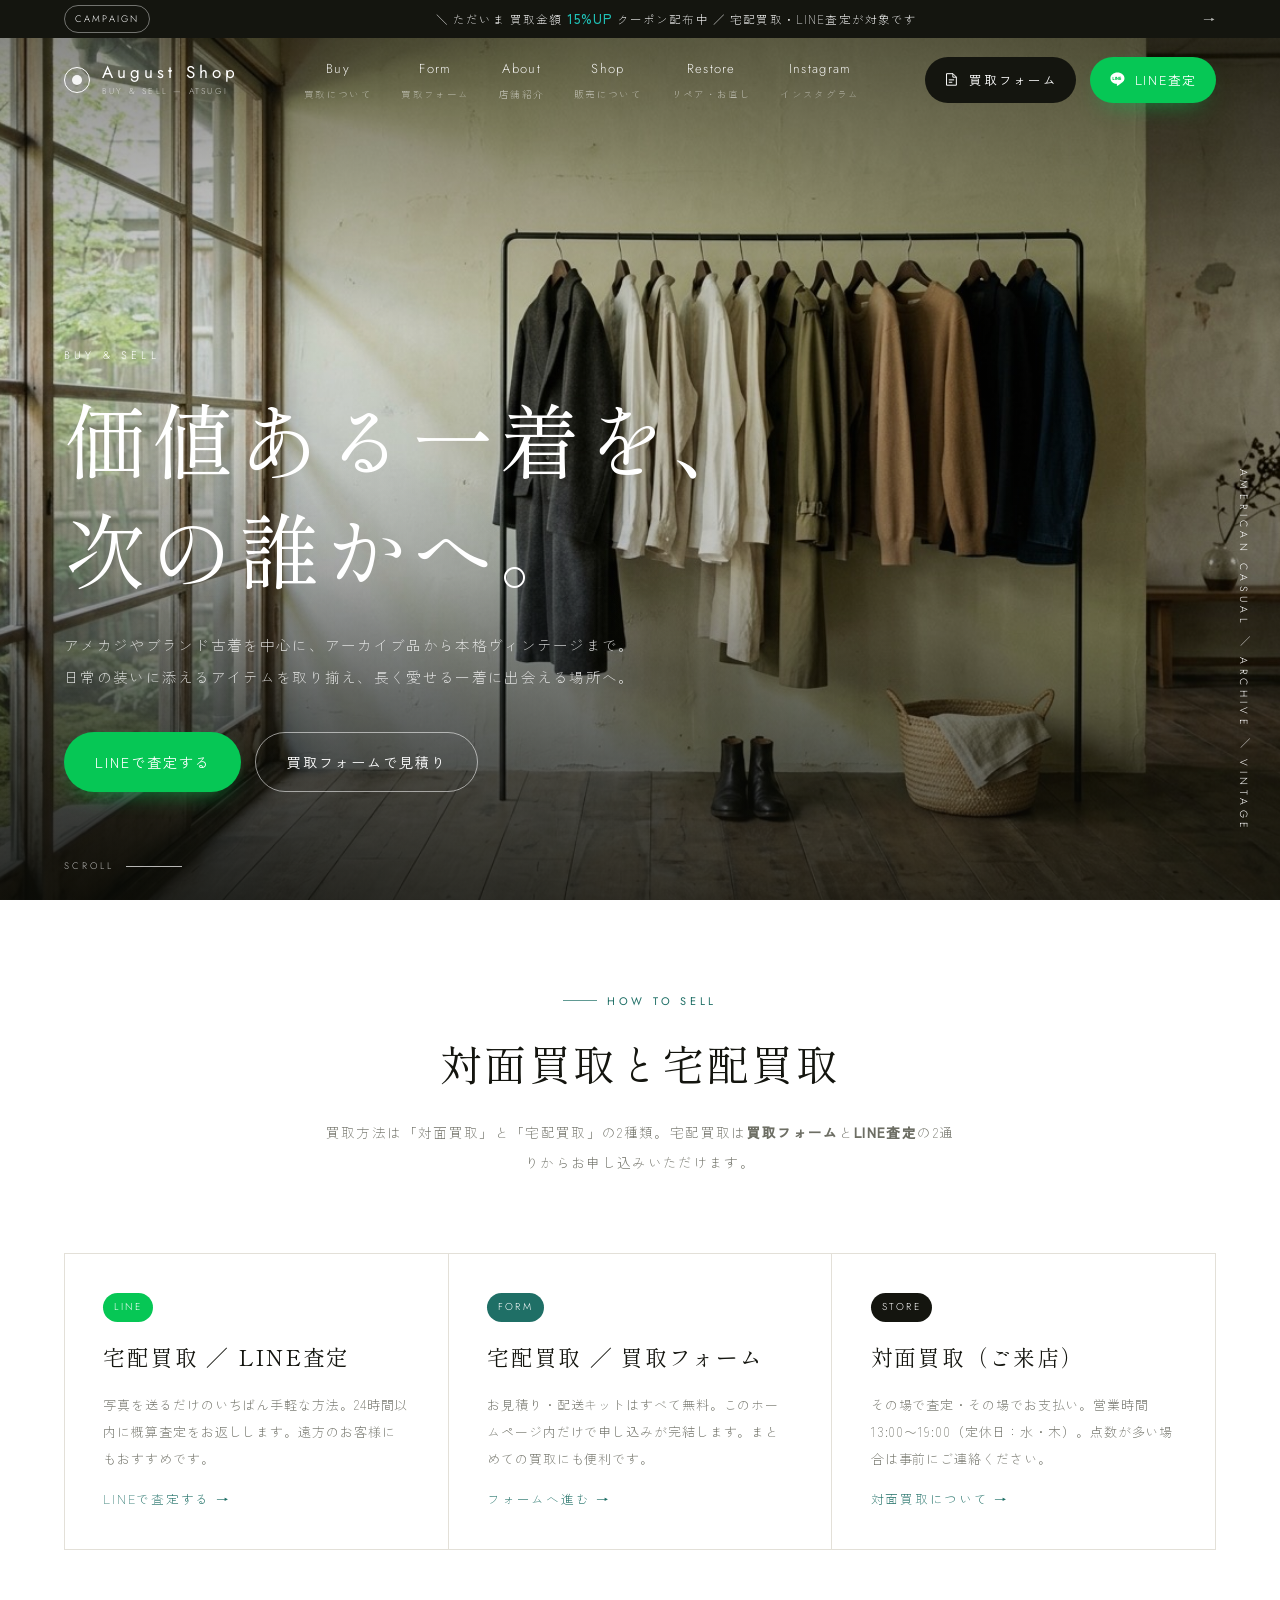
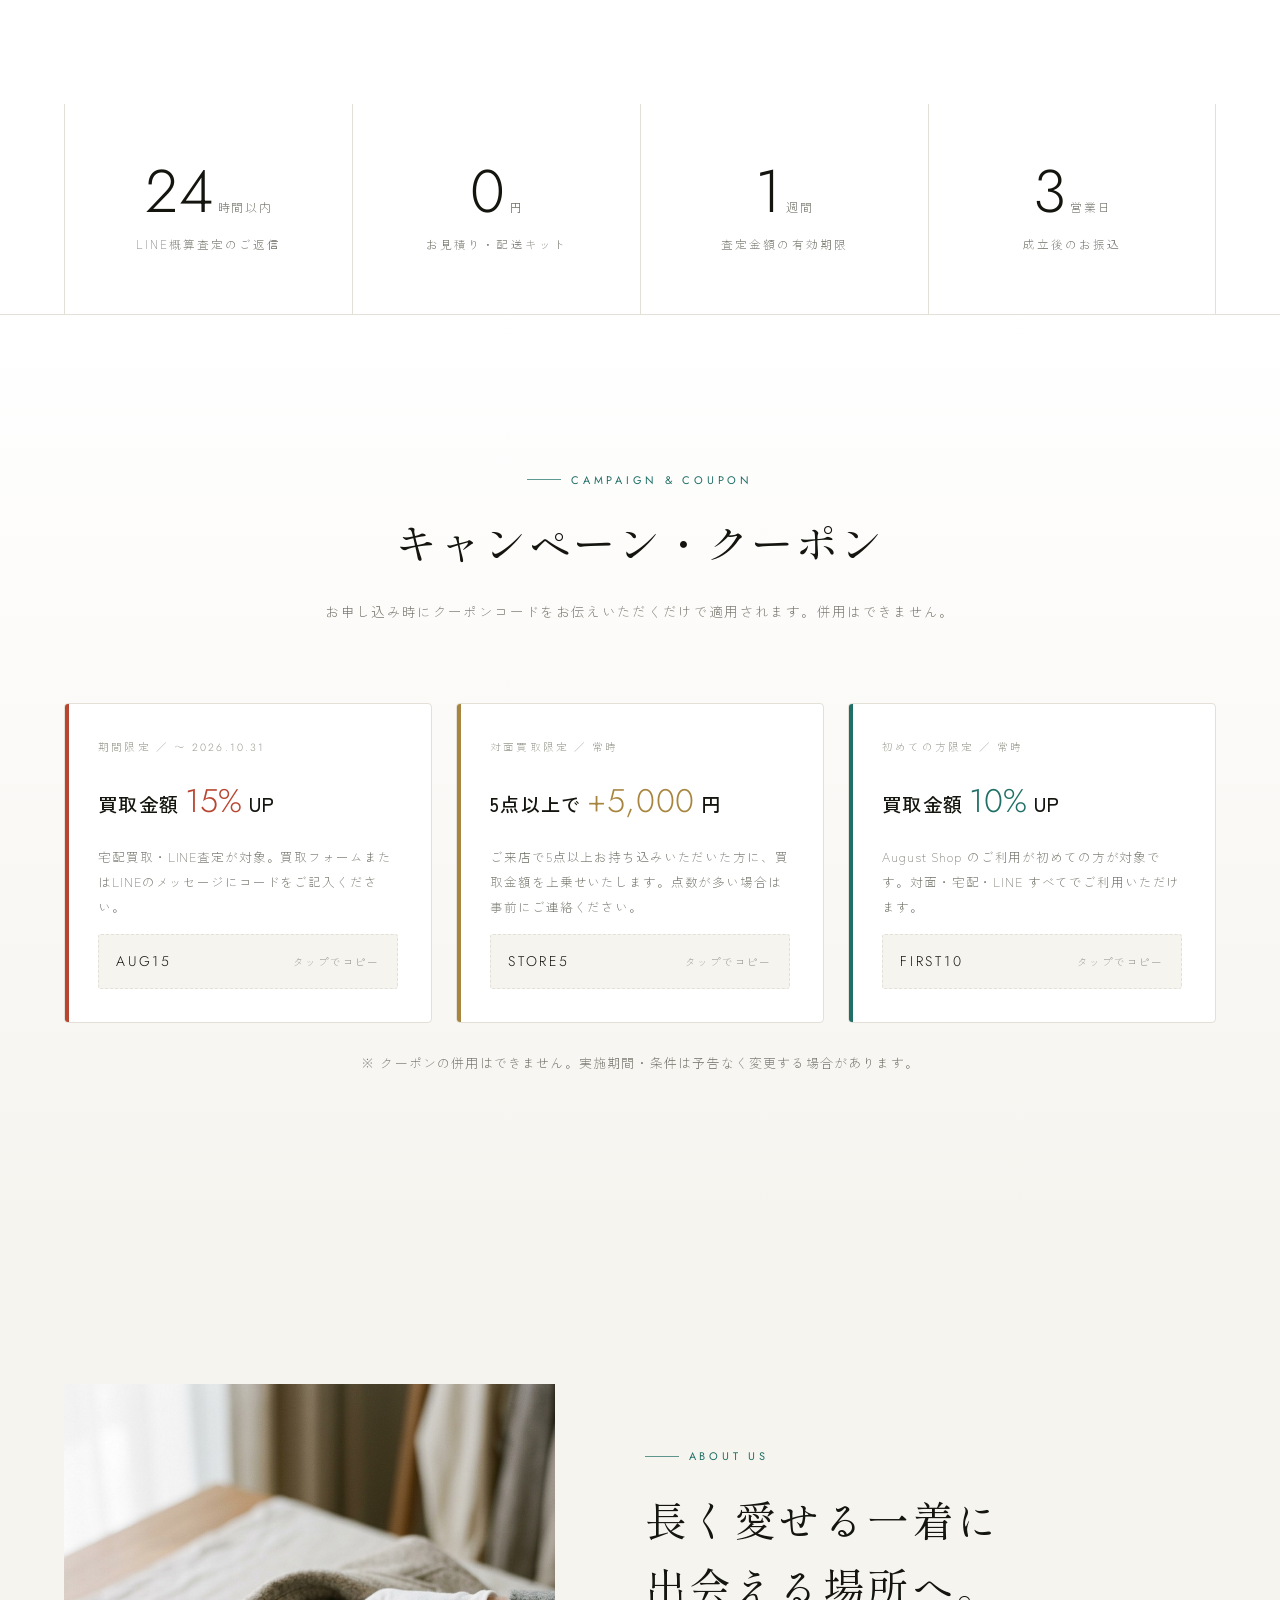
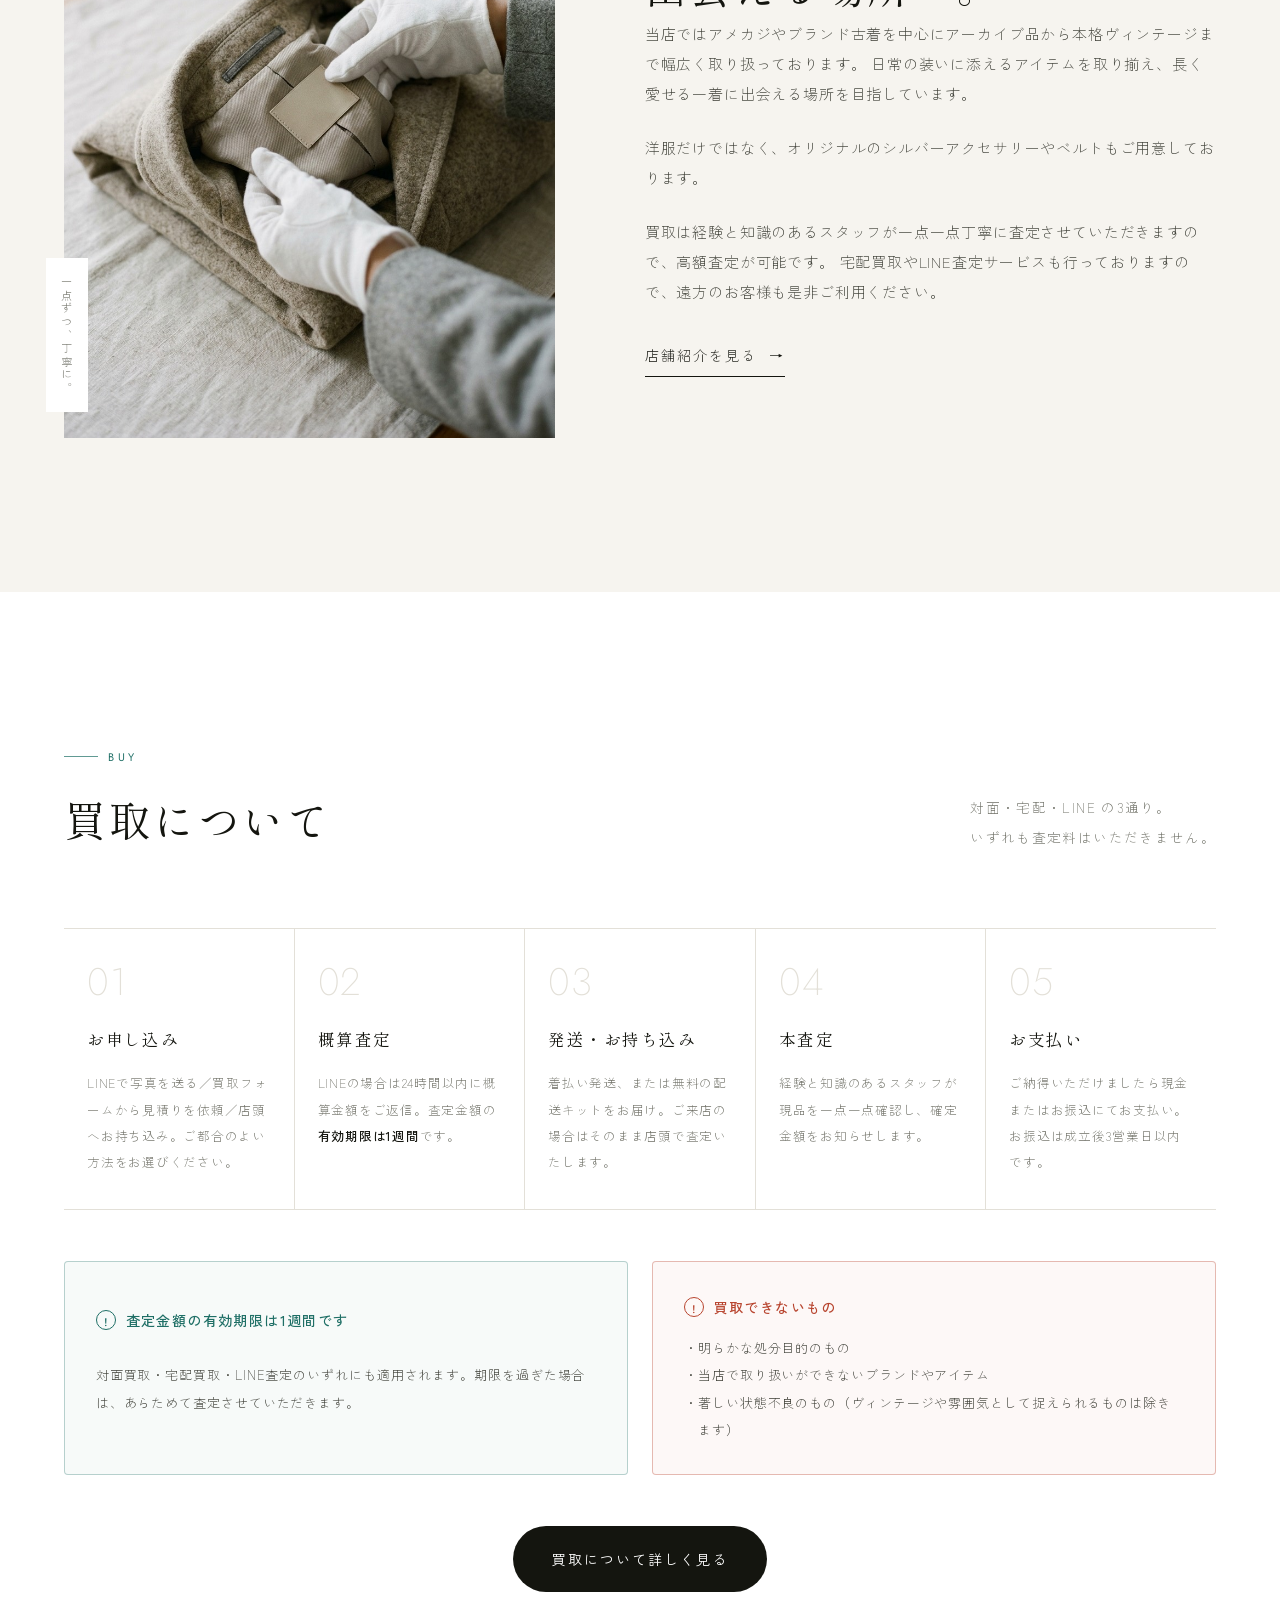
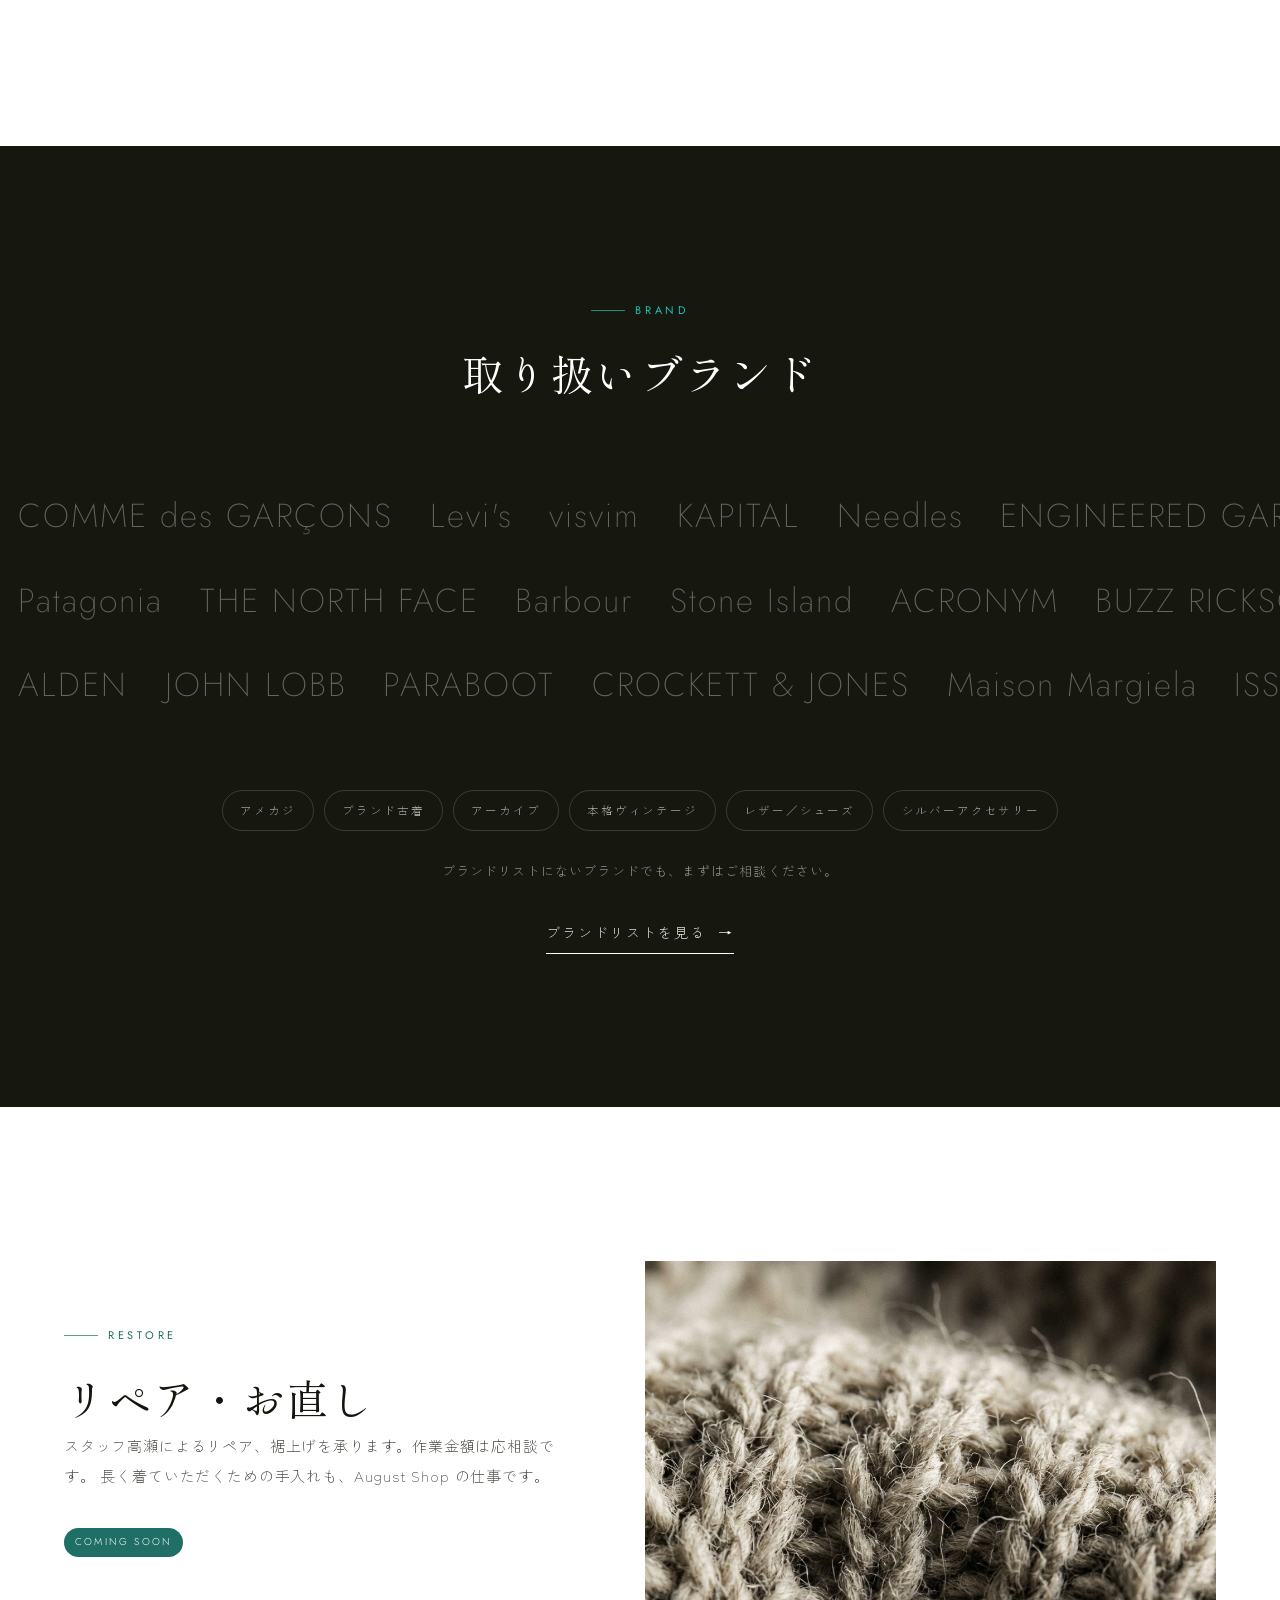
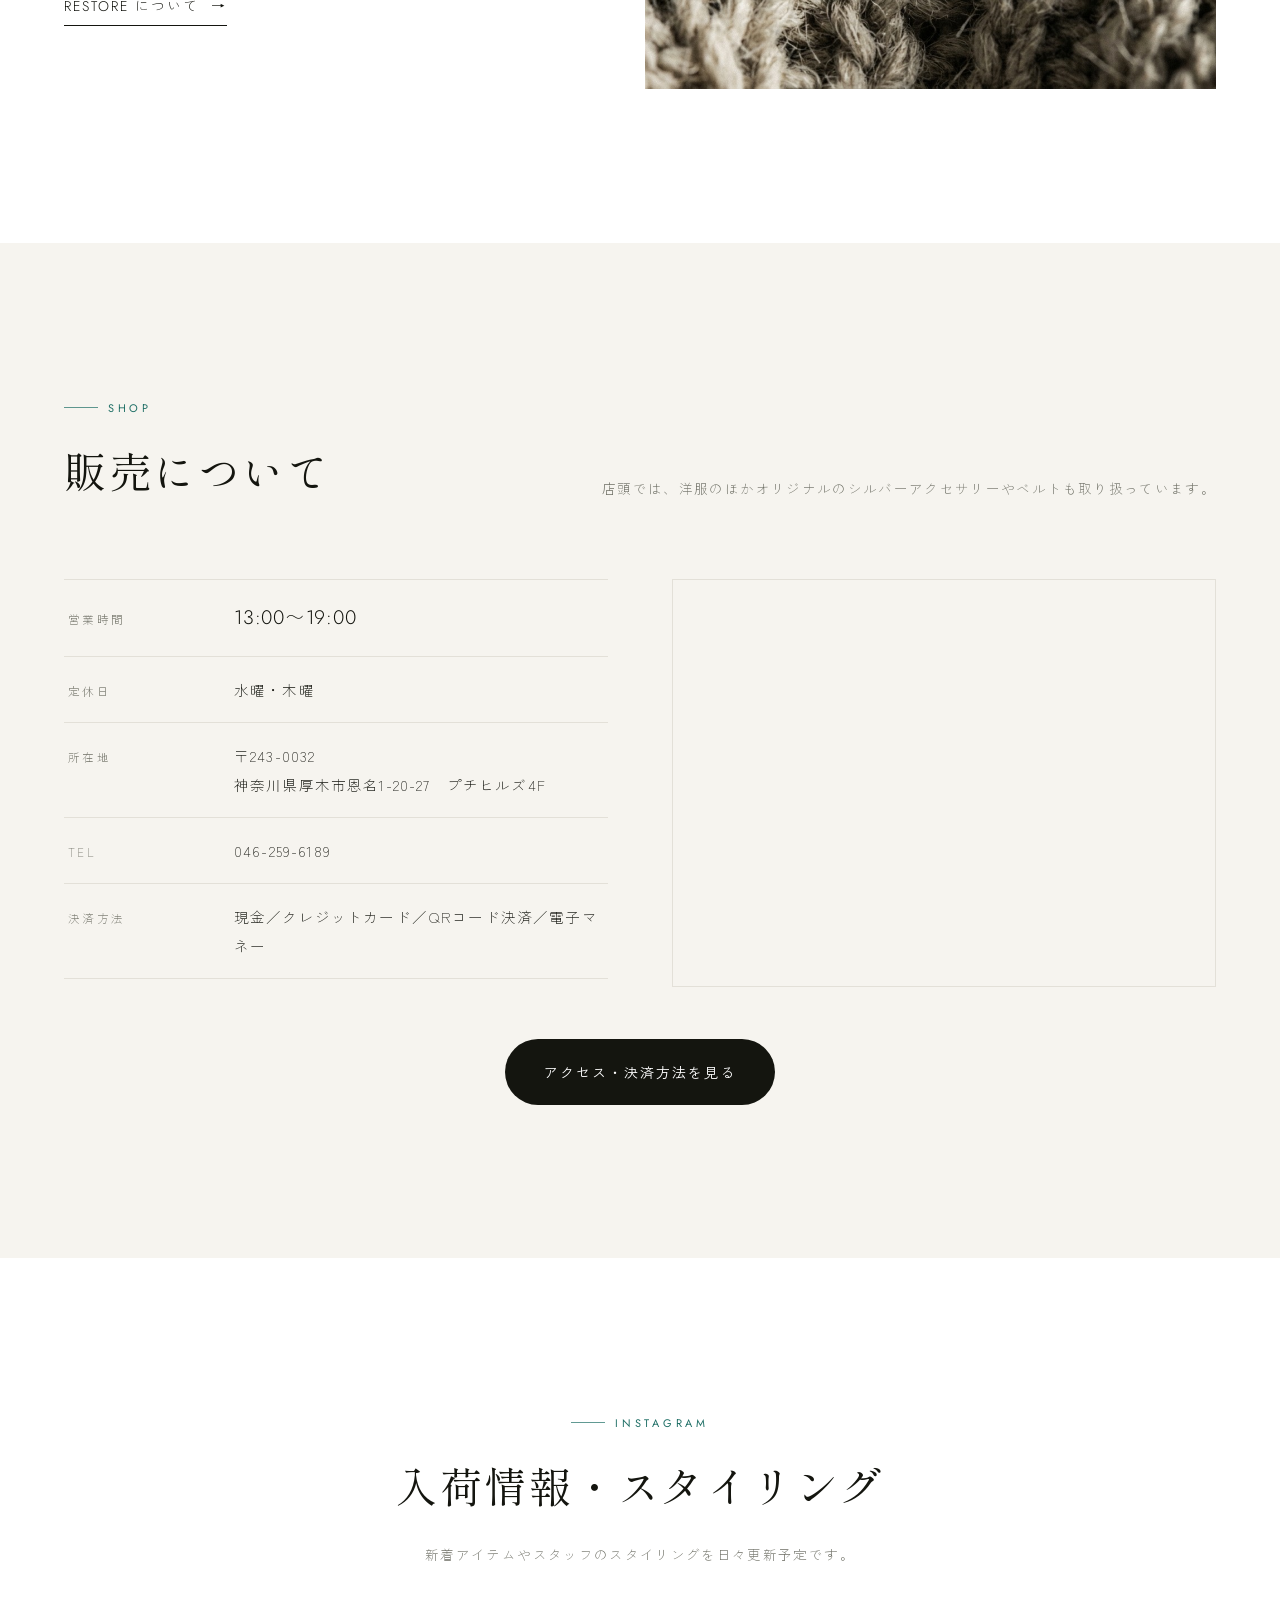
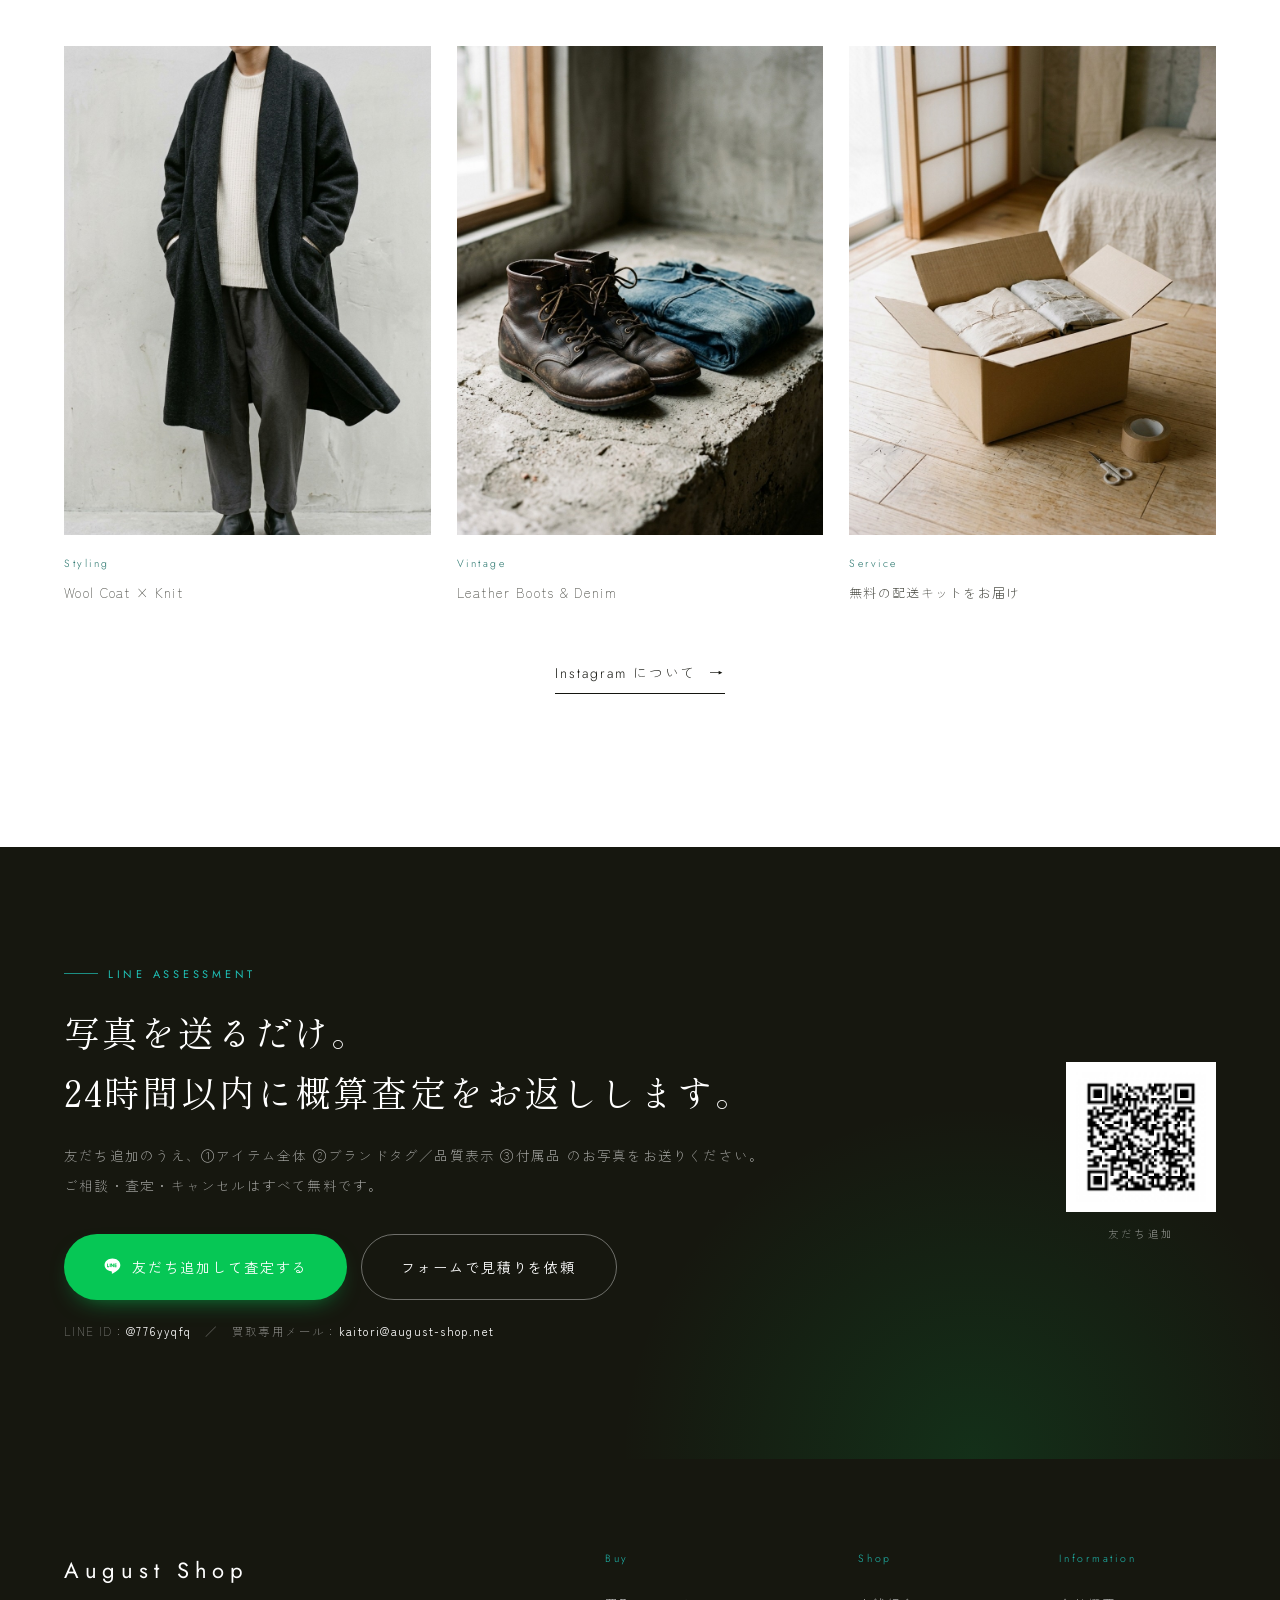
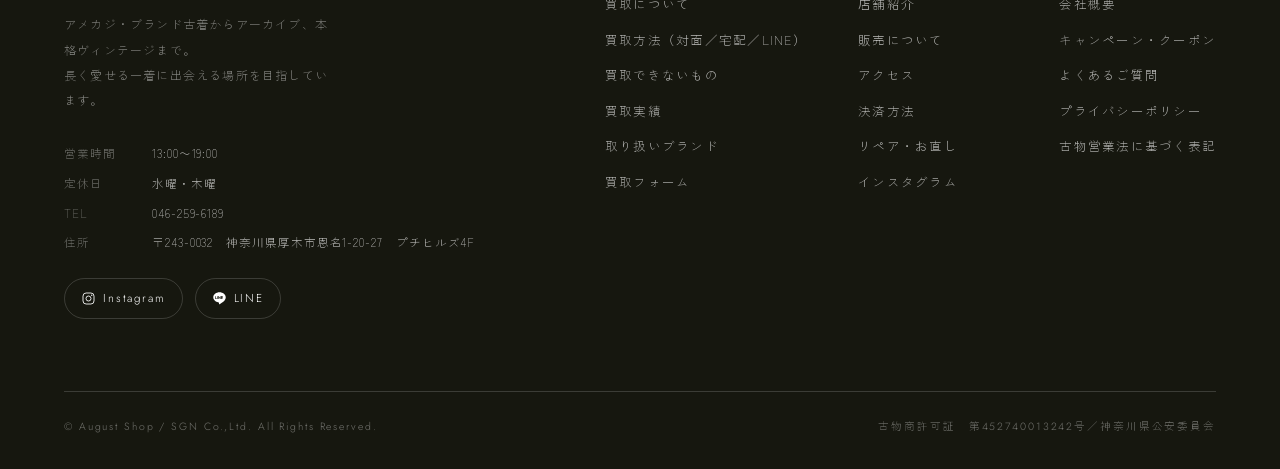
<file: index.html>
<!DOCTYPE html>
<html lang="ja" class="no-js">
<!-- @common:head -->
<head>
<meta charset="utf-8">
<meta name="viewport" content="width=device-width, initial-scale=1">
<title>August Shop｜アメカジ・ブランド古着・ヴィンテージの買取と販売</title>
<meta name="description" content="厚木市のアメカジ・ブランド古着専門店 August Shop。アーカイブ品から本格ヴィンテージまで、経験と知識のあるスタッフが一点一点丁寧に査定します。対面買取・宅配買取・LINE査定に対応。">
<meta name="theme-color" content="#14150f">
<meta name="format-detection" content="telephone=no">
<!-- 確認用URLのため検索エンジンには登録させません（本番公開時は PREVIEW=False） -->
<meta name="robots" content="noindex, nofollow">

<!-- OGP / Twitter -->
<meta property="og:type" content="website">
<meta property="og:site_name" content="August Shop">
<meta property="og:locale" content="ja_JP">
<meta property="og:title" content="August Shop｜アメカジ・ブランド古着・ヴィンテージの買取と販売">
<meta property="og:description" content="厚木市のアメカジ・ブランド古着専門店 August Shop。アーカイブ品から本格ヴィンテージまで、経験と知識のあるスタッフが一点一点丁寧に査定します。対面買取・宅配買取・LINE査定に対応。">
<meta property="og:url" content="https://uitarosen.github.io/test-shop-ver2.0/">
<meta property="og:image" content="https://uitarosen.github.io/test-shop-ver2.0/assets/img/og.jpg">
<meta property="og:image:width" content="1200">
<meta property="og:image:height" content="630">
<meta name="twitter:card" content="summary_large_image">

<!-- Icons -->
<link rel="icon" href="assets/icon/favicon.svg" type="image/svg+xml">
<link rel="apple-touch-icon" href="assets/icon/apple-touch-icon.png">

<!-- Webフォントはローカル同梱（assets/fonts）。CDN配信に戻す方法は README.md を参照 -->
<link rel="stylesheet" href="assets/css/fonts.css">
<link rel="stylesheet" href="assets/css/style.css">
<link rel="preload" as="image" href="assets/img/hero.jpg" fetchpriority="high">

<!-- JS有効時のみのスタイル切り替え -->
<script>document.documentElement.classList.remove('no-js');</script>
<script type="application/ld+json">
{
  "@context": "https://schema.org",
  "@type": "Store",
  "@id": "https://uitarosen.github.io/test-shop-ver2.0/#store",
  "name": "August Shop",
  "alternateName": "オーガストショップ",
  "description": "アメカジ・ブランド古着・アーカイブ・本格ヴィンテージの販売および買取。対面買取のほか、宅配買取・LINE査定で全国に対応しています。",
  "url": "https://uitarosen.github.io/test-shop-ver2.0/",
  "image": "https://uitarosen.github.io/test-shop-ver2.0/assets/img/og.jpg",
  "logo": "https://uitarosen.github.io/test-shop-ver2.0/assets/icon/apple-touch-icon.png",
  "telephone": "046-259-6189",
  "email": "kaitori@august-shop.net",
  "currenciesAccepted": "JPY",
  "paymentAccepted": "現金, クレジットカード, 電子マネー, QRコード決済",
  "priceRange": "¥¥",
  "address": {
    "@type": "PostalAddress",
    "addressCountry": "JP",
    "postalCode": "243-0032",
    "addressRegion": "神奈川県",
    "addressLocality": "厚木市",
    "streetAddress": "恩名1-20-27 プチヒルズ4F"
  },
  "parentOrganization": {
    "@type": "Organization",
    "name": "SGN Co.,Ltd."
  },
  "sameAs": [
    "https://www.instagram.com/august_shop/"
  ],
  "openingHoursSpecification": [
    {
      "@type": "OpeningHoursSpecification",
      "dayOfWeek": [
        "Monday",
        "Tuesday",
        "Friday",
        "Saturday",
        "Sunday"
      ],
      "opens": "13:00",
      "closes": "19:00"
    }
  ]
}
</script>
</head>
<!-- /@common:head -->
<body data-page="index.html">

<!-- @common:chrome -->
<a href="#top" class="skiplink">本文へスキップ</a>

<div class="topbar">
  <a href="index.html#campaign" class="topbar__inner">
    <span class="topbar__tag">CAMPAIGN</span>
    <span class="topbar__text">＼ ただいま 買取金額 <b>15%UP</b> クーポン配布中 ／ 宅配買取・LINE査定が対象です</span>
    <span class="topbar__arrow" aria-hidden="true">→</span>
  </a>
</div>

<header class="header" id="header">
  <div class="header__inner">
    <a href="index.html" class="logo" aria-label="August Shop ホーム">
      <span class="logo__mark" aria-hidden="true"></span>
      <span class="logo__text">
        <span class="logo__name">August Shop</span>
        <span class="logo__sub">BUY &amp; SELL — ATSUGI</span>
      </span>
    </a>

    <nav class="gnav" aria-label="メインナビゲーション">
      <a href="buy.html"><span>Buy</span><em>買取について</em></a>
      <a href="form.html"><span>Form</span><em>買取フォーム</em></a>
      <a href="about.html"><span>About</span><em>店舗紹介</em></a>
      <a href="shop.html"><span>Shop</span><em>販売について</em></a>
      <a href="restore.html"><span>Restore</span><em>リペア・お直し</em></a>
      <a href="instagram.html"><span>Instagram</span><em>インスタグラム</em></a>
    </nav>

    <div class="header__actions">
      <a href="form.html" class="btn btn--dark btn--sm"><span class="btn__icon"><svg viewBox="0 0 24 24" fill="none" stroke="currentColor" stroke-width="1.4" aria-hidden="true"><path d="M5 3.8h9.2L19 8.6V20.2H5z"/><path d="M14 3.8v5h5"/><path d="M8.2 12.6h7.6M8.2 16h5"/></svg></span>買取フォーム</a>
      <a href="#line" class="btn btn--line btn--sm"><span class="btn__icon"><svg viewBox="0 0 24 24" fill="currentColor" aria-hidden="true"><path d="M12 2C6.5 2 2 5.66 2 10.16c0 4.03 3.57 7.4 8.39 8.04.33.07.77.22.89.5.1.26.07.66.03.92l-.14.86c-.04.26-.2 1.02.89.56 1.1-.46 5.9-3.48 8.05-5.95C21.5 13.5 22 11.9 22 10.16 22 5.66 17.5 2 12 2ZM7.5 12.9H5.62a.5.5 0 0 1-.5-.5V8.6a.5.5 0 0 1 1 0v3.3H7.5a.5.5 0 0 1 0 1Zm2.05-.5a.5.5 0 0 1-1 0V8.6a.5.5 0 0 1 1 0v3.8Zm4.2 0a.5.5 0 0 1-.9.3l-1.93-2.62v2.32a.5.5 0 0 1-1 0V8.6a.5.5 0 0 1 .9-.3l1.93 2.63V8.6a.5.5 0 0 1 1 0v3.8Zm3.13-2.4a.5.5 0 0 1 0 1h-1.38v.9h1.38a.5.5 0 0 1 0 1h-1.88a.5.5 0 0 1-.5-.5V8.6a.5.5 0 0 1 .5-.5h1.88a.5.5 0 0 1 0 1h-1.38v.9h1.38Z"/></svg></span>LINE査定</a>
      <button class="burger" id="burger" type="button" aria-label="メニューを開く" aria-expanded="false" aria-controls="drawer">
        <span></span><span></span>
      </button>
    </div>
  </div>
</header>

<div class="drawer" id="drawer" aria-hidden="true">
  <nav class="drawer__nav" aria-label="メニュー">
      <a href="buy.html"><span class="en">Buy</span><span class="jp">買取について</span></a>
      <a href="form.html"><span class="en">Form</span><span class="jp">買取フォーム</span></a>
      <a href="about.html"><span class="en">About</span><span class="jp">店舗紹介</span></a>
      <a href="shop.html"><span class="en">Shop</span><span class="jp">販売について</span></a>
      <a href="restore.html"><span class="en">Restore</span><span class="jp">リペア・お直し</span></a>
      <a href="instagram.html"><span class="en">Instagram</span><span class="jp">インスタグラム</span></a>
  </nav>
  <div class="drawer__foot">
    <div class="drawer__btns">
      <a href="#line" class="btn btn--line btn--block"><span class="btn__icon"><svg viewBox="0 0 24 24" fill="currentColor" aria-hidden="true"><path d="M12 2C6.5 2 2 5.66 2 10.16c0 4.03 3.57 7.4 8.39 8.04.33.07.77.22.89.5.1.26.07.66.03.92l-.14.86c-.04.26-.2 1.02.89.56 1.1-.46 5.9-3.48 8.05-5.95C21.5 13.5 22 11.9 22 10.16 22 5.66 17.5 2 12 2ZM7.5 12.9H5.62a.5.5 0 0 1-.5-.5V8.6a.5.5 0 0 1 1 0v3.3H7.5a.5.5 0 0 1 0 1Zm2.05-.5a.5.5 0 0 1-1 0V8.6a.5.5 0 0 1 1 0v3.8Zm4.2 0a.5.5 0 0 1-.9.3l-1.93-2.62v2.32a.5.5 0 0 1-1 0V8.6a.5.5 0 0 1 .9-.3l1.93 2.63V8.6a.5.5 0 0 1 1 0v3.8Zm3.13-2.4a.5.5 0 0 1 0 1h-1.38v.9h1.38a.5.5 0 0 1 0 1h-1.88a.5.5 0 0 1-.5-.5V8.6a.5.5 0 0 1 .5-.5h1.88a.5.5 0 0 1 0 1h-1.38v.9h1.38Z"/></svg></span>LINEで査定する</a>
      <a href="form.html" class="btn btn--outline btn--block"><span class="btn__icon"><svg viewBox="0 0 24 24" fill="none" stroke="currentColor" stroke-width="1.4" aria-hidden="true"><path d="M5 3.8h9.2L19 8.6V20.2H5z"/><path d="M14 3.8v5h5"/><path d="M8.2 12.6h7.6M8.2 16h5"/></svg></span>買取フォームで見積り</a>
    </div>
    <p class="drawer__note">
      TEL <a href="tel:046-259-6189">046-259-6189</a>／営業 13:00〜19:00（定休日：水曜・木曜）
    </p>
  </div>
</div>
<!-- /@common:chrome -->

<main id="top">


  <!-- ============ HERO ============ -->
  <section class="hero">
    <div class="hero__media">
      <img src="assets/img/hero.jpg" alt="アメカジ・ブランド古着が並ぶ店内" width="1376" height="768" fetchpriority="high" decoding="async">
      <span class="hero__veil"></span>
    </div>

    <div class="hero__body">
      <p class="hero__eyebrow"><span>BUY &amp; SELL</span></p>
      <h1 class="hero__title">
        <span class="line"><i>価値ある一着を、</i></span>
        <span class="line"><i>次の誰かへ。</i></span>
      </h1>
      <p class="hero__lead">
        アメカジやブランド古着を中心に、アーカイブ品から本格ヴィンテージまで。<br>
        日常の装いに添えるアイテムを取り揃え、<br class="sp">長く愛せる一着に出会える場所へ。
      </p>
      <div class="hero__actions">
        <a href="#line" class="btn btn--line">LINEで査定する</a>
        <a href="form.html" class="btn btn--ghost">買取フォームで見積り</a>
      </div>
    </div>

    <p class="hero__side" aria-hidden="true">AMERICAN CASUAL ／ ARCHIVE ／ VINTAGE</p>
    <a href="#action" class="hero__scroll" aria-label="下へスクロール"><span>SCROLL</span><i></i></a>
  </section>

  <!-- ============ 3つの買取方法（常設導線） ============ -->
  <section class="section" id="action" style="padding-top:clamp(56px,7vw,92px)">
    <div class="container">
      <header class="section__head section__head--center">
        <p class="eyebrow reveal">How to sell</p>
        <h2 class="h2 reveal">対面買取と宅配買取</h2>
        <p class="section__desc reveal">
          買取方法は「対面買取」と「宅配買取」の2種類。宅配買取は<b>買取フォーム</b>と<b>LINE査定</b>の2通りからお申し込みいただけます。
        </p>
      </header>

      <div class="tiles">
        <a href="#line" class="tiles__item reveal">
          <span class="tiles__badge tiles__badge--line">LINE</span>
          <h3 class="tiles__title">宅配買取 ／ LINE査定</h3>
          <p class="tiles__text">写真を送るだけのいちばん手軽な方法。24時間以内に概算査定をお返しします。遠方のお客様にもおすすめです。</p>
          <span class="tiles__go">LINEで査定する →</span>
        </a>
        <a href="form.html" class="tiles__item reveal">
          <span class="tiles__badge">FORM</span>
          <h3 class="tiles__title">宅配買取 ／ 買取フォーム</h3>
          <p class="tiles__text">お見積り・配送キットはすべて無料。このホームページ内だけで申し込みが完結します。まとめての買取にも便利です。</p>
          <span class="tiles__go">フォームへ進む →</span>
        </a>
        <a href="buy.html#taimen" class="tiles__item reveal">
          <span class="tiles__badge tiles__badge--store">STORE</span>
          <h3 class="tiles__title">対面買取（ご来店）</h3>
          <p class="tiles__text">その場で査定・その場でお支払い。営業時間 13:00〜19:00（定休日：水・木）。点数が多い場合は事前にご連絡ください。</p>
          <span class="tiles__go">対面買取について →</span>
        </a>
      </div>
    </div>
  </section>

  <!-- ============ STATS ============ -->
  <section class="stats" id="stats">
    <ul class="stats__list">
      <li class="reveal"><span class="stats__num"><b data-count="24">0</b><small>時間以内</small></span><span class="stats__label">LINE概算査定のご返信</span></li>
      <li class="reveal"><span class="stats__num"><b data-count="0">0</b><small>円</small></span><span class="stats__label">お見積り・配送キット</span></li>
      <li class="reveal"><span class="stats__num"><b data-count="1">0</b><small>週間</small></span><span class="stats__label">査定金額の有効期限</span></li>
      <li class="reveal"><span class="stats__num"><b data-count="3">0</b><small>営業日</small></span><span class="stats__label">成立後のお振込</span></li>
    </ul>
  </section>

  <!-- ============ CAMPAIGN ============ -->
  <section class="section campaign" id="campaign">
    <div class="container">
      <header class="section__head section__head--center">
        <p class="eyebrow reveal">Campaign &amp; Coupon</p>
        <h2 class="h2 reveal">キャンペーン・クーポン</h2>
        <p class="section__desc reveal">
          お申し込み時にクーポンコードをお伝えいただくだけで適用されます。併用はできません。
        </p>
      </header>

      <div class="coupons">
        <div class="coupon coupon--limited reveal">
          <p class="coupon__term">期間限定 ／ 〜 2026.10.31</p>
          <h3 class="coupon__title">買取金額 <b>15%</b> UP</h3>
          <p class="coupon__text">宅配買取・LINE査定が対象。買取フォームまたはLINEのメッセージにコードをご記入ください。</p>
          <button class="coupon__code" data-coupon="AUG15" type="button">AUG15<span class="coupon__copy">タップでコピー</span></button>
        </div>
        <div class="coupon coupon--store reveal">
          <p class="coupon__term">対面買取限定 ／ 常時</p>
          <h3 class="coupon__title">5点以上で <b>+5,000</b> 円</h3>
          <p class="coupon__text">ご来店で5点以上お持ち込みいただいた方に、買取金額を上乗せいたします。点数が多い場合は事前にご連絡ください。</p>
          <button class="coupon__code" data-coupon="STORE5" type="button">STORE5<span class="coupon__copy">タップでコピー</span></button>
        </div>
        <div class="coupon reveal">
          <p class="coupon__term">初めての方限定 ／ 常時</p>
          <h3 class="coupon__title">買取金額 <b>10%</b> UP</h3>
          <p class="coupon__text">August Shop のご利用が初めての方が対象です。対面・宅配・LINE すべてでご利用いただけます。</p>
          <button class="coupon__code" data-coupon="FIRST10" type="button">FIRST10<span class="coupon__copy">タップでコピー</span></button>
        </div>
      </div>

      <!-- TODO(公開前): クーポン内容・期限を実際の運用に合わせて更新してください -->
      <p class="brandnote reveal">※ クーポンの併用はできません。実施期間・条件は予告なく変更する場合があります。</p>
    </div>
  </section>

  <!-- ============ ABOUT（店舗紹介） ============ -->
  <section class="section section--alt" id="about">
    <div class="container">
      <div class="concept__grid">
        <div class="concept__media reveal">
          <img src="assets/img/concept.jpg" alt="一点ずつ丁寧に査定する様子" width="896" height="1200" loading="lazy" decoding="async">
          <p class="concept__caption">一点ずつ、丁寧に。</p>
        </div>
        <div class="concept__body">
          <p class="eyebrow reveal">About us</p>
          <h2 class="h2 reveal">長く愛せる一着に<br>出会える場所へ。</h2>
          <div class="rich reveal">
            <p>
              当店ではアメカジやブランド古着を中心にアーカイブ品から本格ヴィンテージまで幅広く取り扱っております。
              日常の装いに添えるアイテムを取り揃え、長く愛せる一着に出会える場所を目指しています。
            </p>
            <p>
              洋服だけではなく、オリジナルのシルバーアクセサリーやベルトもご用意しております。
            </p>
            <p>
              買取は経験と知識のあるスタッフが一点一点丁寧に査定させていただきますので、高額査定が可能です。
              宅配買取やLINE査定サービスも行っておりますので、遠方のお客様も是非ご利用ください。
            </p>
          </div>
          <p class="mt-m reveal"><a href="about.html" class="link-arrow">店舗紹介を見る</a></p>
        </div>
      </div>
    </div>
  </section>

  <!-- ============ BUY 概要 ============ -->
  <section class="section" id="buy">
    <div class="container">
      <header class="section__head section__head--split">
        <div>
          <p class="eyebrow reveal">Buy</p>
          <h2 class="h2 reveal">買取について</h2>
        </div>
        <p class="section__desc reveal">
          対面・宅配・LINE の3通り。<br>
          いずれも査定料はいただきません。
        </p>
      </header>

      <ol class="steps">
        <li class="step reveal">
          <span class="step__no">01</span>
          <h3 class="step__title">お申し込み</h3>
          <p class="step__text">LINEで写真を送る／買取フォームから見積りを依頼／店頭へお持ち込み。ご都合のよい方法をお選びください。</p>
        </li>
        <li class="step reveal">
          <span class="step__no">02</span>
          <h3 class="step__title">概算査定</h3>
          <p class="step__text">LINEの場合は24時間以内に概算金額をご返信。査定金額の<b>有効期限は1週間</b>です。</p>
        </li>
        <li class="step reveal">
          <span class="step__no">03</span>
          <h3 class="step__title">発送・お持ち込み</h3>
          <p class="step__text">着払い発送、または無料の配送キットをお届け。ご来店の場合はそのまま店頭で査定いたします。</p>
        </li>
        <li class="step reveal">
          <span class="step__no">04</span>
          <h3 class="step__title">本査定</h3>
          <p class="step__text">経験と知識のあるスタッフが現品を一点一点確認し、確定金額をお知らせします。</p>
        </li>
        <li class="step reveal">
          <span class="step__no">05</span>
          <h3 class="step__title">お支払い</h3>
          <p class="step__text">ご納得いただけましたら現金またはお振込にてお支払い。お振込は成立後3営業日以内です。</p>
        </li>
      </ol>

      <div class="notice-grid mt-l">
        <div class="notice notice--accent reveal">
          <p class="notice__head">査定金額の有効期限は1週間です</p>
          <p class="notice__body">対面買取・宅配買取・LINE査定のいずれにも適用されます。期限を過ぎた場合は、あらためて査定させていただきます。</p>
        </div>
        <div class="notice notice--alert reveal">
          <p class="notice__head">買取できないもの</p>
          <ul class="notice__body">
            <li>明らかな処分目的のもの</li>
            <li>当店で取り扱いができないブランドやアイテム</li>
            <li>著しい状態不良のもの（ヴィンテージや雰囲気として捉えられるものは除きます）</li>
          </ul>
        </div>
      </div>

      <p class="center mt-l reveal"><a href="buy.html" class="btn btn--dark btn--lg">買取について詳しく見る</a></p>
    </div>
  </section>

  <!-- ============ BRAND ============ -->
  <section class="section section--dark brand" id="brand">
    <div class="container">
      <header class="section__head section__head--center">
        <p class="eyebrow eyebrow--light reveal">Brand</p>
        <h2 class="h2 reveal">取り扱いブランド</h2>
      </header>
    </div>

    <div class="marquee" aria-hidden="true">
      <div class="marquee__row">
        <div class="marquee__set">
          <span>COMME des GARÇONS</span><span>Levi's</span><span>visvim</span><span>KAPITAL</span><span>Needles</span><span>ENGINEERED GARMENTS</span><span>UNDERCOVER</span><span>AURALEE</span><span>COMOLI</span><span>sacai</span>
        </div>
        <div class="marquee__set">
          <span>COMME des GARÇONS</span><span>Levi's</span><span>visvim</span><span>KAPITAL</span><span>Needles</span><span>ENGINEERED GARMENTS</span><span>UNDERCOVER</span><span>AURALEE</span><span>COMOLI</span><span>sacai</span>
        </div>
      </div>
      <div class="marquee__row marquee__row--rev">
        <div class="marquee__set">
          <span>Patagonia</span><span>THE NORTH FACE</span><span>Barbour</span><span>Stone Island</span><span>ACRONYM</span><span>BUZZ RICKSON'S</span><span>WESTRIDE</span><span>THE FLAT HEAD</span><span>SUGAR CANE</span><span>Schott</span>
        </div>
        <div class="marquee__set">
          <span>Patagonia</span><span>THE NORTH FACE</span><span>Barbour</span><span>Stone Island</span><span>ACRONYM</span><span>BUZZ RICKSON'S</span><span>WESTRIDE</span><span>THE FLAT HEAD</span><span>SUGAR CANE</span><span>Schott</span>
        </div>
      </div>
      <div class="marquee__row">
        <div class="marquee__set">
          <span>ALDEN</span><span>JOHN LOBB</span><span>PARABOOT</span><span>CROCKETT &amp; JONES</span><span>Maison Margiela</span><span>ISSEY MIYAKE</span><span>MARGARET HOWELL</span><span>mina perhonen</span><span>HERMÈS</span><span>BOTTEGA VENETA</span>
        </div>
        <div class="marquee__set">
          <span>ALDEN</span><span>JOHN LOBB</span><span>PARABOOT</span><span>CROCKETT &amp; JONES</span><span>Maison Margiela</span><span>ISSEY MIYAKE</span><span>MARGARET HOWELL</span><span>mina perhonen</span><span>HERMÈS</span><span>BOTTEGA VENETA</span>
        </div>
      </div>
    </div>

    <div class="container">
      <div class="brand__cats reveal">
        <span>アメカジ</span><span>ブランド古着</span><span>アーカイブ</span><span>本格ヴィンテージ</span><span>レザー／シューズ</span><span>シルバーアクセサリー</span>
      </div>
      <p class="brandnote reveal">ブランドリストにないブランドでも、まずはご相談ください。</p>
      <p class="center mt-m reveal"><a href="buy.html#brands" class="link-arrow">ブランドリストを見る</a></p>
    </div>
  </section>

  <!-- ============ RESTORE ============ -->
  <section class="section" id="restore">
    <div class="container">
      <div class="concept__grid">
        <div class="concept__body">
          <p class="eyebrow reveal">Restore</p>
          <h2 class="h2 reveal">リペア・お直し</h2>
          <div class="rich reveal">
            <p>
              スタッフ高瀬によるリペア、裾上げを承ります。作業金額は応相談です。
              長く着ていただくための手入れも、August Shop の仕事です。
            </p>
          </div>
          <p class="mt-m reveal"><span class="tiles__badge" style="display:inline-block">COMING SOON</span></p>
          <p class="mt-m reveal"><a href="restore.html" class="link-arrow">RESTORE について</a></p>
        </div>
        <div class="concept__media reveal">
          <img src="assets/img/texture.jpg" alt="ニットの繊維のクローズアップ" style="aspect-ratio:4/3" width="1376" height="768" loading="lazy" decoding="async">
        </div>
      </div>
    </div>
  </section>

  <!-- ============ SHOP INFO ============ -->
  <section class="section section--alt" id="shop">
    <div class="container">
      <header class="section__head section__head--split">
        <div>
          <p class="eyebrow reveal">Shop</p>
          <h2 class="h2 reveal">販売について</h2>
        </div>
        <p class="section__desc reveal">店頭では、洋服のほかオリジナルのシルバーアクセサリーやベルトも取り扱っています。</p>
      </header>

      <div class="storegrid">
        <dl class="hours reveal">
          <div><dt>営業時間</dt><dd><b>13:00〜19:00</b></dd></div>
          <div><dt>定休日</dt><dd class="closed">水曜・木曜</dd></div>
          <div><dt>所在地</dt><dd>〒243-0032<br>神奈川県厚木市恩名1-20-27　プチヒルズ4F</dd></div>
          <div><dt>TEL</dt><dd><a href="tel:046-259-6189">046-259-6189</a></dd></div>
          <div><dt>決済方法</dt><dd>現金／クレジットカード／QRコード決済／電子マネー</dd></div>
        </dl>
        <div class="map map--embed reveal">
          <iframe src="https://www.google.com/maps?q=%E7%A5%9E%E5%A5%88%E5%B7%9D%E7%9C%8C%E5%8E%9A%E6%9C%A8%E5%B8%82%E6%81%A9%E5%90%8D1-20-27%20%E3%83%97%E3%83%81%E3%83%92%E3%83%AB%E3%82%BA&amp;output=embed&amp;hl=ja&amp;z=17"
            title="August Shop の地図" loading="lazy" referrerpolicy="no-referrer-when-downgrade"
            allowfullscreen></iframe>
        </div>
      </div>

      <p class="center mt-l reveal"><a href="shop.html" class="btn btn--dark btn--lg">アクセス・決済方法を見る</a></p>
    </div>
  </section>

  <!-- ============ INSTAGRAM ============ -->
  <section class="section" id="instagram">
    <div class="container">
      <header class="section__head section__head--center">
        <p class="eyebrow reveal">Instagram</p>
        <h2 class="h2 reveal">入荷情報・スタイリング</h2>
        <p class="section__desc reveal">
          新着アイテムやスタッフのスタイリングを日々更新予定です。
        </p>
      </header>

      <div class="gallery">
        <figure class="gallery__item reveal">
          <img src="assets/img/item-03.jpg" alt="スタイリング例" width="896" height="1200" loading="lazy" decoding="async">
          <figcaption><span class="gallery__cat">Styling</span><span class="gallery__name">Wool Coat × Knit</span></figcaption>
        </figure>
        <figure class="gallery__item reveal">
          <img src="assets/img/item-01.jpg" alt="レザーブーツとヴィンテージデニム" width="896" height="1200" loading="lazy" decoding="async">
          <figcaption><span class="gallery__cat">Vintage</span><span class="gallery__name">Leather Boots &amp; Denim</span></figcaption>
        </figure>
        <figure class="gallery__item reveal">
          <img src="assets/img/item-02.jpg" alt="無料の配送キット" width="896" height="1200" loading="lazy" decoding="async">
          <figcaption><span class="gallery__cat">Service</span><span class="gallery__name">無料の配送キットをお届け</span></figcaption>
        </figure>
      </div>

      <p class="center mt-l reveal"><a href="instagram.html" class="link-arrow">Instagram について</a></p>
    </div>
  </section>

</main>

<!-- @common:foot -->

<section class="linecta" id="line">
  <div class="container">
    <div class="linecta__inner">
      <div class="linecta__body">
        <p class="eyebrow eyebrow--light">LINE Assessment</p>
        <h2 class="linecta__title">写真を送るだけ。<br>24時間以内に概算査定をお返しします。</h2>
        <p class="linecta__text">
          友だち追加のうえ、①アイテム全体 ②ブランドタグ／品質表示 ③付属品 のお写真をお送りください。<br>
          ご相談・査定・キャンセルはすべて無料です。
        </p>
        <div class="linecta__actions">
          <a href="https://line.me/R/ti/p/%40776yyqfq" class="btn btn--line btn--lg" target="_blank" rel="noopener"><span class="btn__icon"><svg viewBox="0 0 24 24" fill="currentColor" aria-hidden="true"><path d="M12 2C6.5 2 2 5.66 2 10.16c0 4.03 3.57 7.4 8.39 8.04.33.07.77.22.89.5.1.26.07.66.03.92l-.14.86c-.04.26-.2 1.02.89.56 1.1-.46 5.9-3.48 8.05-5.95C21.5 13.5 22 11.9 22 10.16 22 5.66 17.5 2 12 2ZM7.5 12.9H5.62a.5.5 0 0 1-.5-.5V8.6a.5.5 0 0 1 1 0v3.3H7.5a.5.5 0 0 1 0 1Zm2.05-.5a.5.5 0 0 1-1 0V8.6a.5.5 0 0 1 1 0v3.8Zm4.2 0a.5.5 0 0 1-.9.3l-1.93-2.62v2.32a.5.5 0 0 1-1 0V8.6a.5.5 0 0 1 .9-.3l1.93 2.63V8.6a.5.5 0 0 1 1 0v3.8Zm3.13-2.4a.5.5 0 0 1 0 1h-1.38v.9h1.38a.5.5 0 0 1 0 1h-1.88a.5.5 0 0 1-.5-.5V8.6a.5.5 0 0 1 .5-.5h1.88a.5.5 0 0 1 0 1h-1.38v.9h1.38Z"/></svg></span>友だち追加して査定する</a>
          <a href="form.html" class="btn btn--outline btn--lg">フォームで見積りを依頼</a>
        </div>
        <p class="linecta__meta">LINE ID：<b>@776yyqfq</b>　／　買取専用メール：<b>kaitori@august-shop.net</b></p>
      </div>
      <div class="linecta__qr">
        <div class="qr">
          <div class="qr__frame">
            <img src="assets/icon/line-qr.png" alt="August Shop 公式LINEの友だち追加用QRコード" width="300" height="300" loading="lazy" decoding="async">
          </div>
          <p>友だち追加</p>
        </div>
      </div>
    </div>
  </div>
</section>

<footer class="footer">
  <div class="container">
    <div class="footer__top">
      <div class="footer__brand">
        <span class="logo__name logo__name--lg">August Shop</span>
        <p class="footer__tagline">
          アメカジ・ブランド古着からアーカイブ、本格ヴィンテージまで。<br>
          長く愛せる一着に出会える場所を目指しています。
        </p>
        <dl class="footer__info">
          <div><dt>営業時間</dt><dd>13:00〜19:00</dd></div>
          <div><dt>定休日</dt><dd>水曜・木曜</dd></div>
          <div><dt>TEL</dt><dd><a href="tel:046-259-6189">046-259-6189</a></dd></div>
          <div><dt>住所</dt><dd>〒243-0032　神奈川県厚木市恩名1-20-27　プチヒルズ4F</dd></div>
        </dl>
        <div class="footer__sns">
          <a href="https://www.instagram.com/august_shop/" target="_blank" rel="noopener"><svg viewBox="0 0 24 24" fill="none" stroke="currentColor" stroke-width="1.4" aria-hidden="true"><rect x="3.2" y="3.2" width="17.6" height="17.6" rx="5"/><circle cx="12" cy="12" r="4"/><circle cx="17.2" cy="6.8" r="1.1" fill="currentColor" stroke="none"/></svg>Instagram</a>
          <a href="https://line.me/R/ti/p/%40776yyqfq" target="_blank" rel="noopener"><svg viewBox="0 0 24 24" fill="currentColor" aria-hidden="true"><path d="M12 2C6.5 2 2 5.66 2 10.16c0 4.03 3.57 7.4 8.39 8.04.33.07.77.22.89.5.1.26.07.66.03.92l-.14.86c-.04.26-.2 1.02.89.56 1.1-.46 5.9-3.48 8.05-5.95C21.5 13.5 22 11.9 22 10.16 22 5.66 17.5 2 12 2ZM7.5 12.9H5.62a.5.5 0 0 1-.5-.5V8.6a.5.5 0 0 1 1 0v3.3H7.5a.5.5 0 0 1 0 1Zm2.05-.5a.5.5 0 0 1-1 0V8.6a.5.5 0 0 1 1 0v3.8Zm4.2 0a.5.5 0 0 1-.9.3l-1.93-2.62v2.32a.5.5 0 0 1-1 0V8.6a.5.5 0 0 1 .9-.3l1.93 2.63V8.6a.5.5 0 0 1 1 0v3.8Zm3.13-2.4a.5.5 0 0 1 0 1h-1.38v.9h1.38a.5.5 0 0 1 0 1h-1.88a.5.5 0 0 1-.5-.5V8.6a.5.5 0 0 1 .5-.5h1.88a.5.5 0 0 1 0 1h-1.38v.9h1.38Z"/></svg>LINE</a>
        </div>
      </div>
      <nav class="footer__nav" aria-label="フッターナビゲーション">
        <div>
          <p class="footer__navhead">Buy</p>
          <a href="buy.html">買取について</a>
          <a href="buy.html#methods">買取方法（対面／宅配／LINE）</a>
          <a href="buy.html#ng">買取できないもの</a>
          <a href="buy.html#results">買取実績</a>
          <a href="buy.html#brands">取り扱いブランド</a>
          <a href="form.html">買取フォーム</a>
        </div>
        <div>
          <p class="footer__navhead">Shop</p>
          <a href="about.html">店舗紹介</a>
          <a href="shop.html">販売について</a>
          <a href="shop.html#access">アクセス</a>
          <a href="shop.html#payment">決済方法</a>
          <a href="restore.html">リペア・お直し</a>
          <a href="instagram.html">インスタグラム</a>
        </div>
        <div>
          <p class="footer__navhead">Information</p>
          <a href="about.html#company">会社概要</a>
          <a href="index.html#campaign">キャンペーン・クーポン</a>
          <a href="buy.html#faq">よくあるご質問</a>
          <a href="privacy.html">プライバシーポリシー</a>
          <a href="about.html#company">古物営業法に基づく表記</a>
        </div>
      </nav>
    </div>
    <div class="footer__bottom">
      <p class="footer__copy">© August Shop / SGN Co.,Ltd. All Rights Reserved.</p>
      <p class="footer__mock">古物商許可証　第452740013242号／神奈川県公安委員会</p>
    </div>
  </div>
</footer>

<div class="actionbar">
  <a href="#line" class="actionbar__btn actionbar__btn--line">
    <span class="actionbar__icon"><svg viewBox="0 0 24 24" fill="currentColor" aria-hidden="true"><path d="M12 2C6.5 2 2 5.66 2 10.16c0 4.03 3.57 7.4 8.39 8.04.33.07.77.22.89.5.1.26.07.66.03.92l-.14.86c-.04.26-.2 1.02.89.56 1.1-.46 5.9-3.48 8.05-5.95C21.5 13.5 22 11.9 22 10.16 22 5.66 17.5 2 12 2ZM7.5 12.9H5.62a.5.5 0 0 1-.5-.5V8.6a.5.5 0 0 1 1 0v3.3H7.5a.5.5 0 0 1 0 1Zm2.05-.5a.5.5 0 0 1-1 0V8.6a.5.5 0 0 1 1 0v3.8Zm4.2 0a.5.5 0 0 1-.9.3l-1.93-2.62v2.32a.5.5 0 0 1-1 0V8.6a.5.5 0 0 1 .9-.3l1.93 2.63V8.6a.5.5 0 0 1 1 0v3.8Zm3.13-2.4a.5.5 0 0 1 0 1h-1.38v.9h1.38a.5.5 0 0 1 0 1h-1.88a.5.5 0 0 1-.5-.5V8.6a.5.5 0 0 1 .5-.5h1.88a.5.5 0 0 1 0 1h-1.38v.9h1.38Z"/></svg></span>
    <span class="actionbar__label"><b>LINE査定</b><small>写真を送るだけ</small></span>
  </a>
  <a href="form.html" class="actionbar__btn actionbar__btn--form">
    <span class="actionbar__icon"><svg viewBox="0 0 24 24" fill="none" stroke="currentColor" stroke-width="1.4" aria-hidden="true"><path d="M5 3.8h9.2L19 8.6V20.2H5z"/><path d="M14 3.8v5h5"/><path d="M8.2 12.6h7.6M8.2 16h5"/></svg></span>
    <span class="actionbar__label"><b>買取フォーム</b><small>HP内で完結</small></span>
  </a>
  <a href="tel:046-259-6189" class="actionbar__btn actionbar__btn--tel">
    <span class="actionbar__icon"><svg viewBox="0 0 24 24" fill="none" stroke="currentColor" stroke-width="1.4" aria-hidden="true"><path d="M6.4 3.8h3l1.5 3.7-2 1.4a12 12 0 0 0 5.2 5.2l1.4-2 3.7 1.5v3a1.6 1.6 0 0 1-1.8 1.6C10.9 17.5 6.5 13.1 4.8 5.6A1.6 1.6 0 0 1 6.4 3.8Z"/></svg></span>
    <span class="actionbar__label"><b>お電話</b><small>046-259-6189</small></span>
  </a>
</div>

<script src="assets/js/main.js" defer></script>
<!-- /@common:foot -->
</body>
</html>
</file>
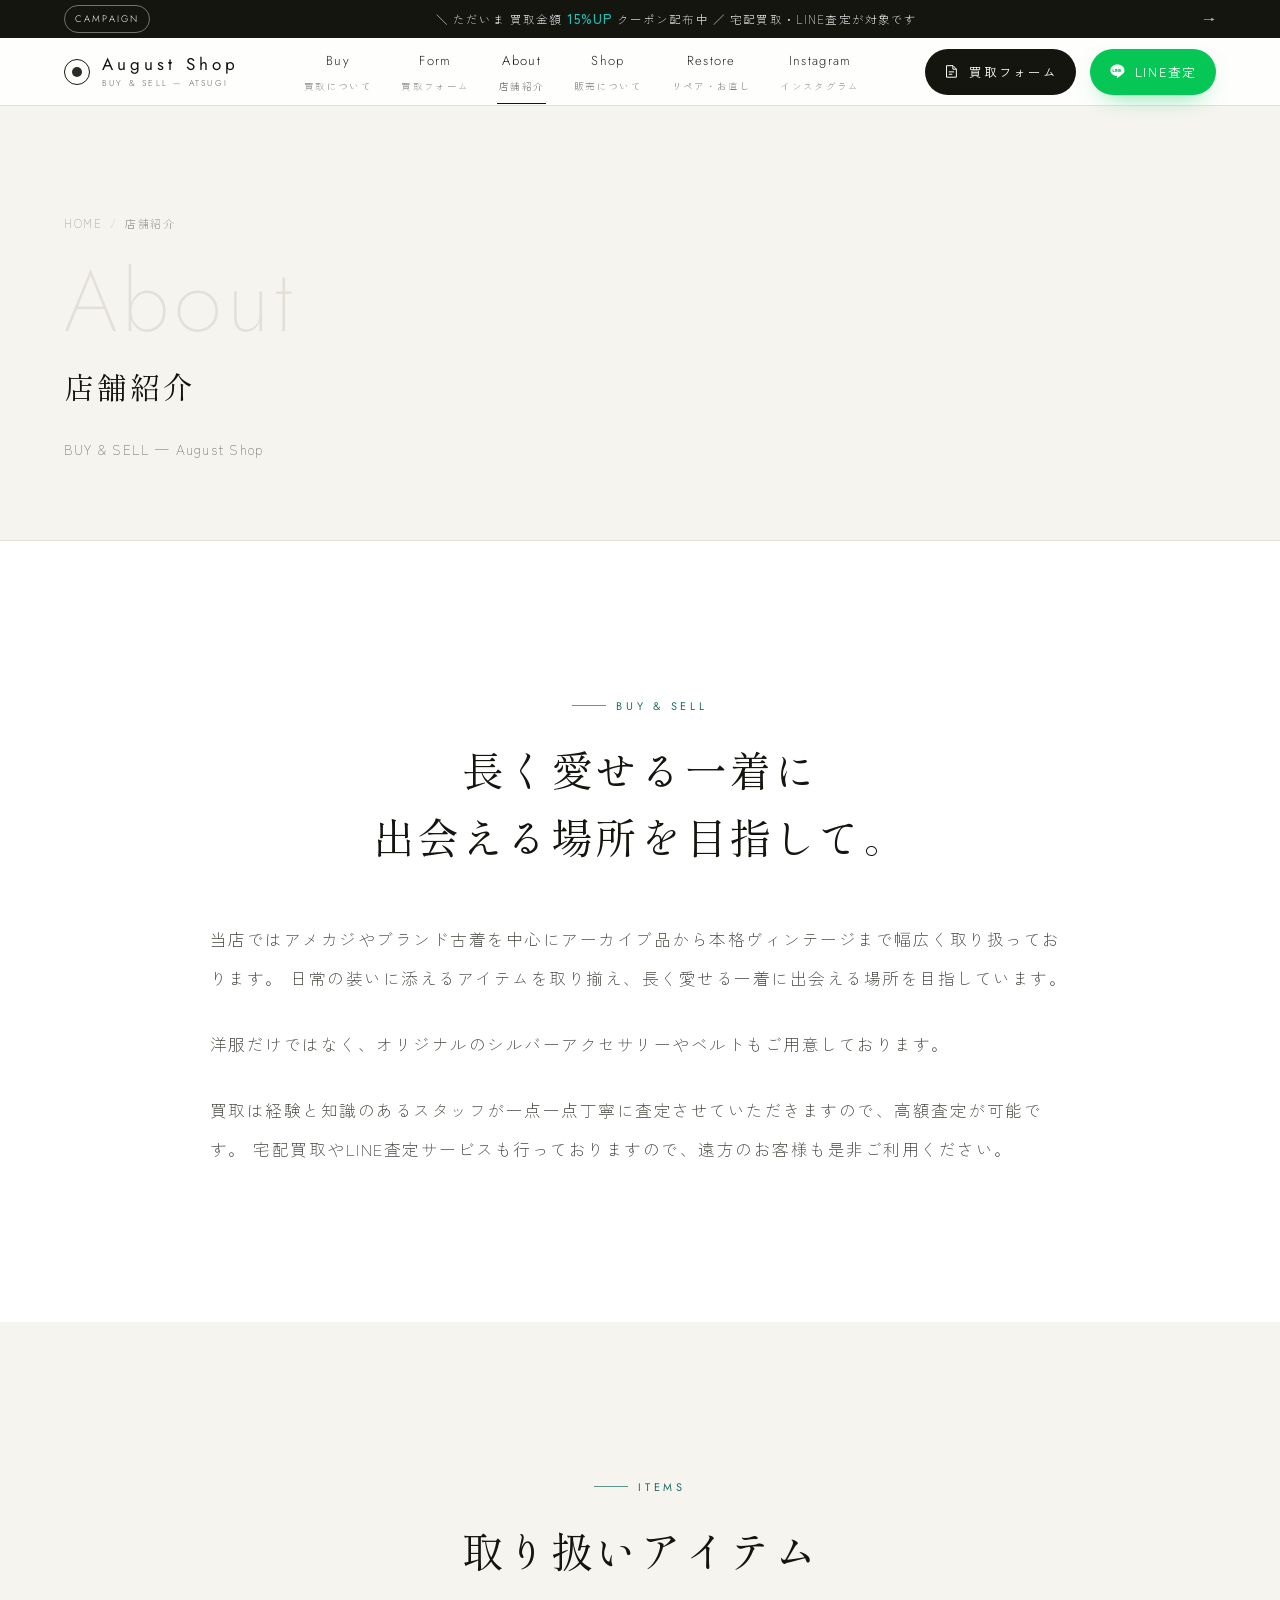
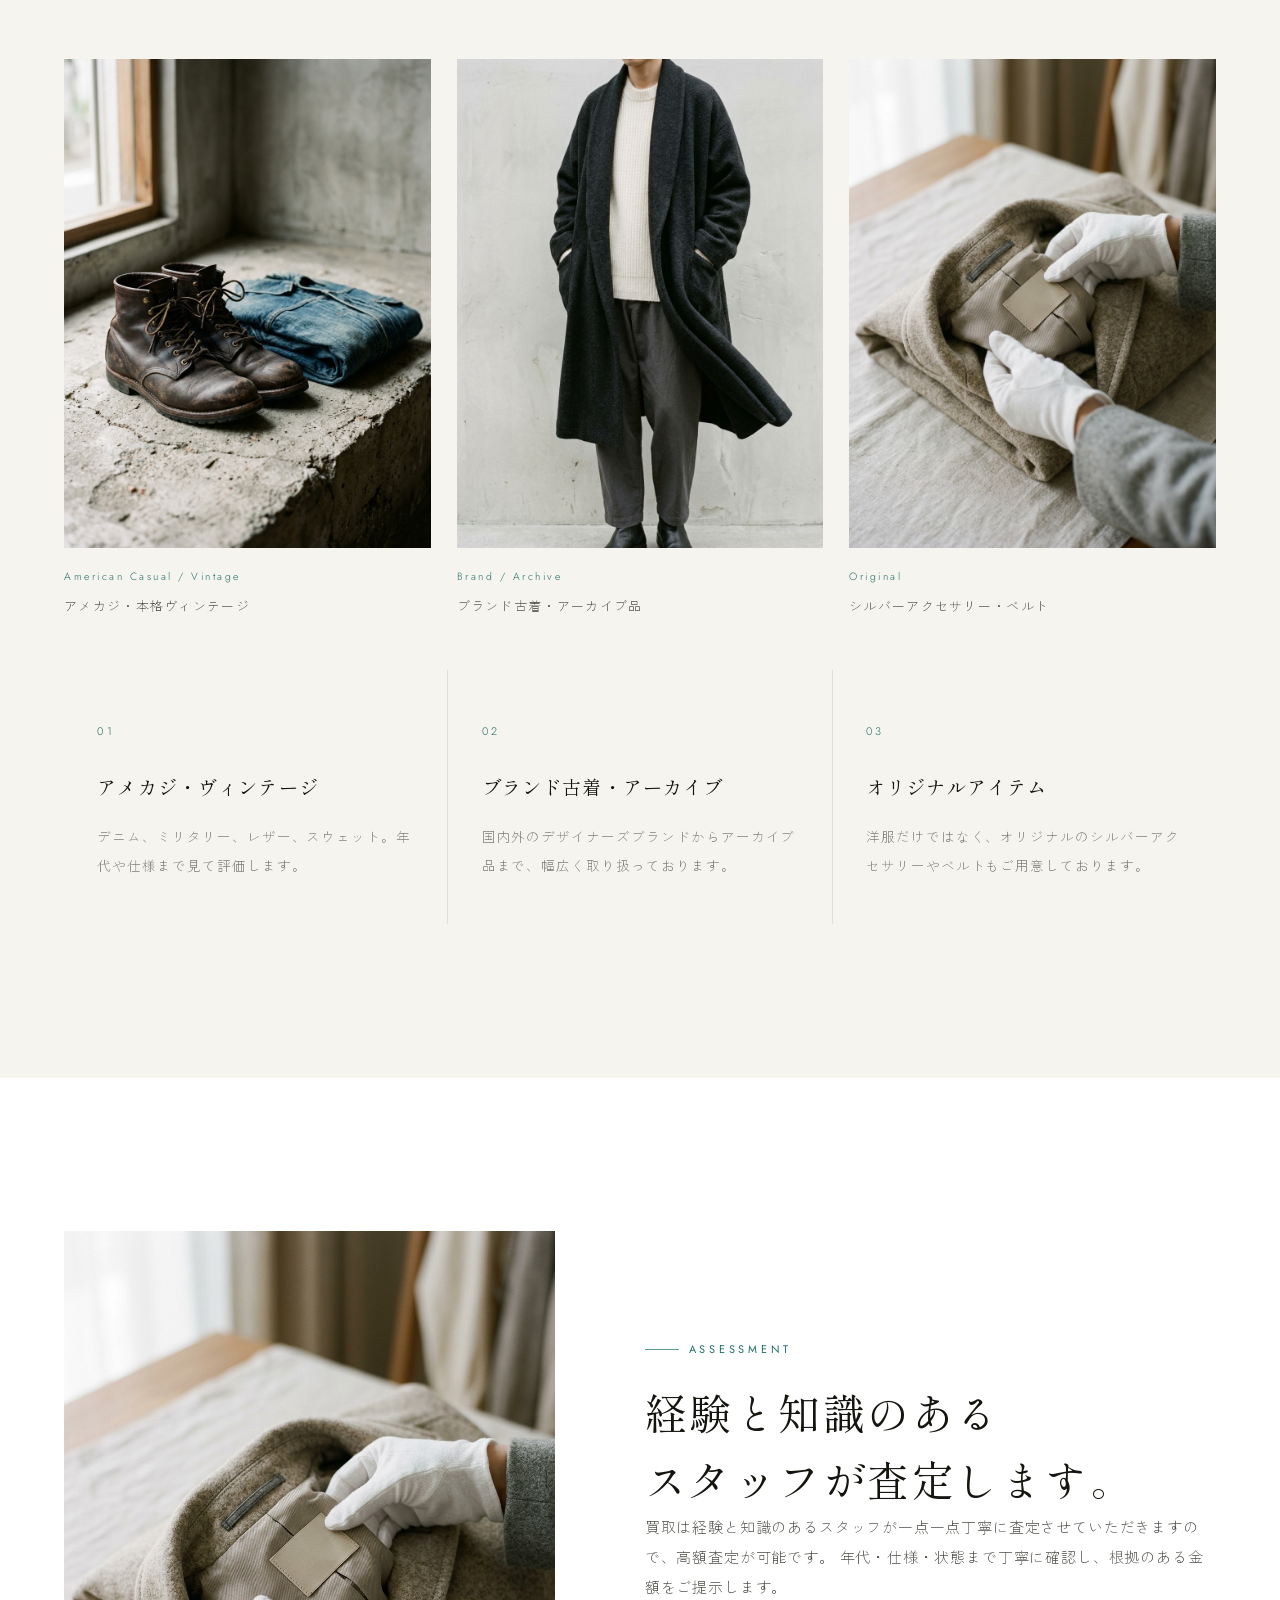
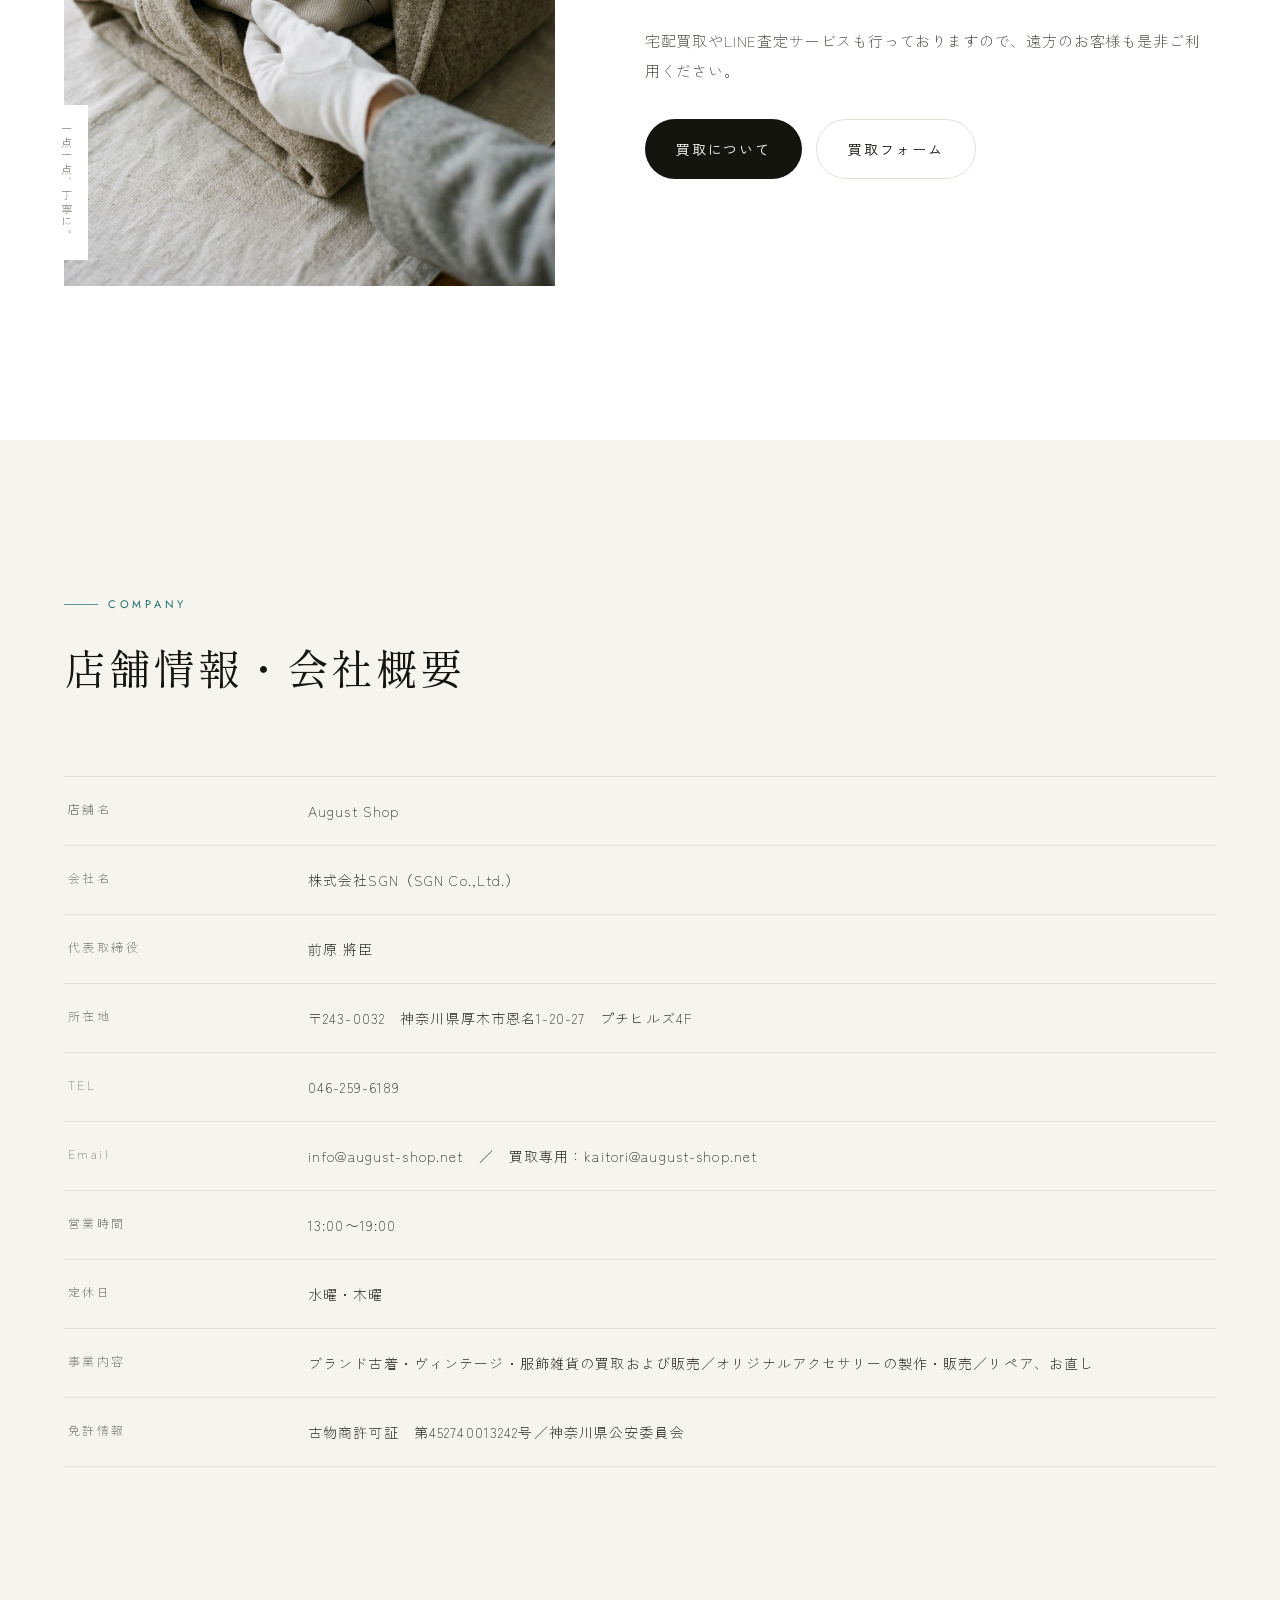
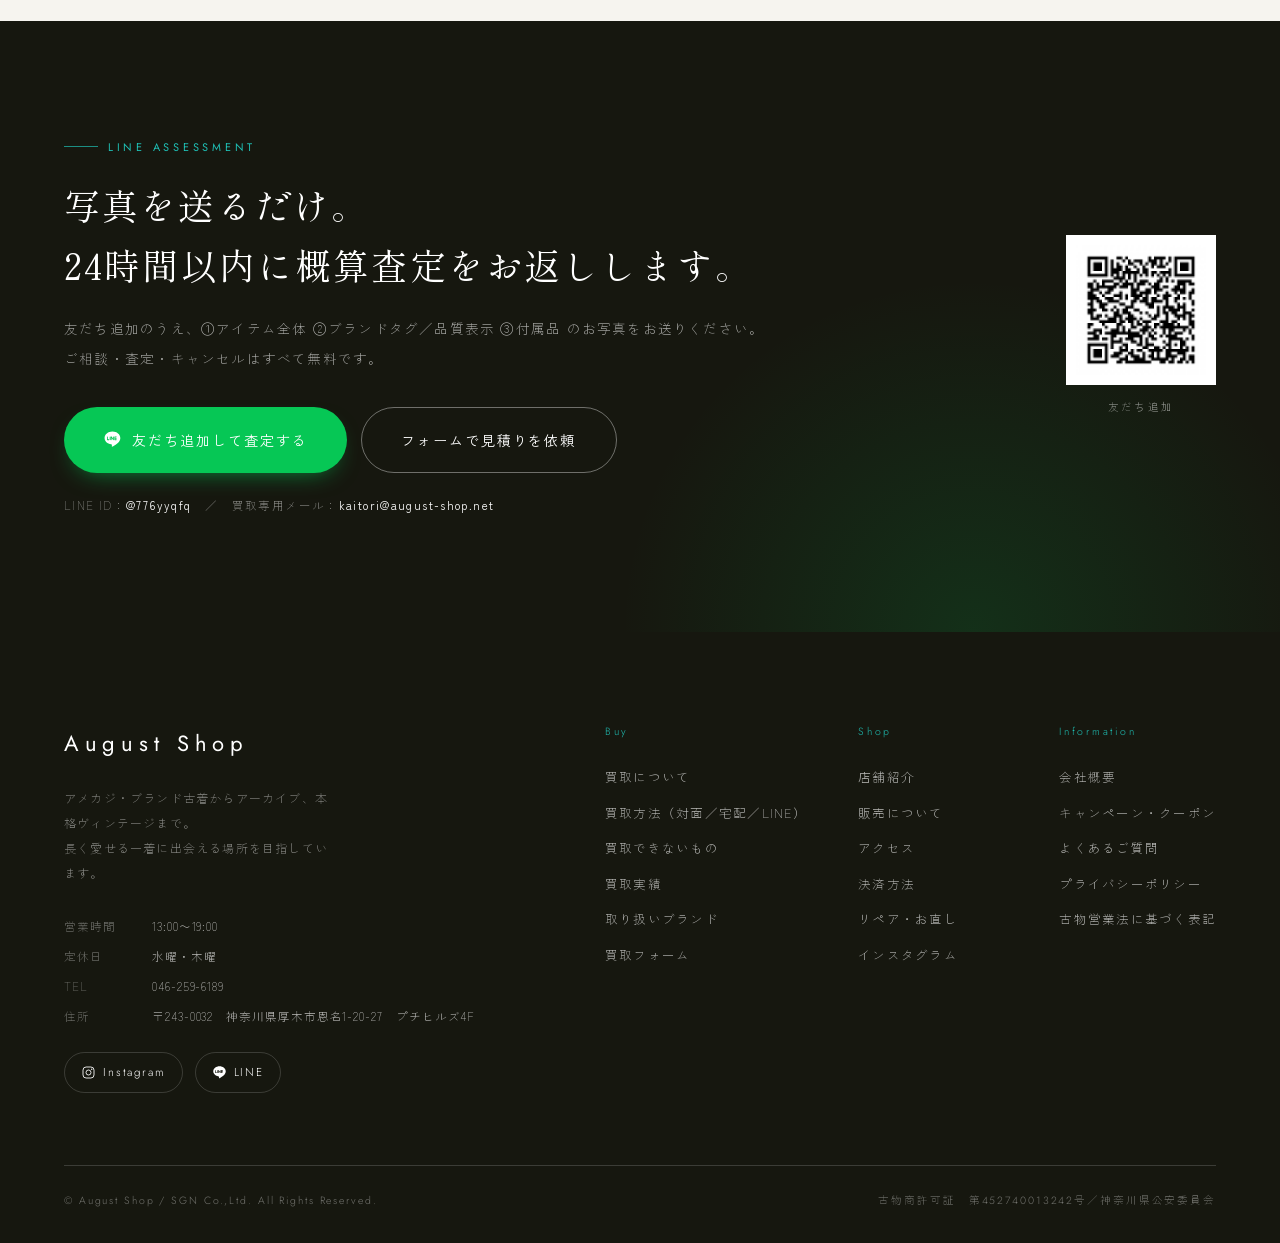
<file: about.html>
<!DOCTYPE html>
<html lang="ja" class="no-js">
<!-- @common:head -->
<head>
<meta charset="utf-8">
<meta name="viewport" content="width=device-width, initial-scale=1">
<title>店舗紹介・会社概要｜August Shop</title>
<meta name="description" content="August Shop の店舗紹介。アメカジやブランド古着を中心に、アーカイブ品から本格ヴィンテージまで。オリジナルのシルバーアクセサリーやベルトもご用意しております。会社概要・古物商許可番号も掲載。">
<meta name="theme-color" content="#14150f">
<meta name="format-detection" content="telephone=no">
<!-- 確認用URLのため検索エンジンには登録させません（本番公開時は PREVIEW=False） -->
<meta name="robots" content="noindex, nofollow">

<!-- OGP / Twitter -->
<meta property="og:type" content="article">
<meta property="og:site_name" content="August Shop">
<meta property="og:locale" content="ja_JP">
<meta property="og:title" content="店舗紹介・会社概要｜August Shop">
<meta property="og:description" content="August Shop の店舗紹介。アメカジやブランド古着を中心に、アーカイブ品から本格ヴィンテージまで。オリジナルのシルバーアクセサリーやベルトもご用意しております。会社概要・古物商許可番号も掲載。">
<meta property="og:url" content="https://uitarosen.github.io/test-shop-ver2.0/about.html">
<meta property="og:image" content="https://uitarosen.github.io/test-shop-ver2.0/assets/img/og.jpg">
<meta property="og:image:width" content="1200">
<meta property="og:image:height" content="630">
<meta name="twitter:card" content="summary_large_image">

<!-- Icons -->
<link rel="icon" href="assets/icon/favicon.svg" type="image/svg+xml">
<link rel="apple-touch-icon" href="assets/icon/apple-touch-icon.png">

<!-- Webフォントはローカル同梱（assets/fonts）。CDN配信に戻す方法は README.md を参照 -->
<link rel="stylesheet" href="assets/css/fonts.css">
<link rel="stylesheet" href="assets/css/style.css">

<!-- JS有効時のみのスタイル切り替え -->
<script>document.documentElement.classList.remove('no-js');</script>
<script type="application/ld+json">
{
  "@context": "https://schema.org",
  "@type": "BreadcrumbList",
  "itemListElement": [
    {
      "@type": "ListItem",
      "position": 1,
      "name": "ホーム",
      "item": "https://uitarosen.github.io/test-shop-ver2.0/"
    },
    {
      "@type": "ListItem",
      "position": 2,
      "name": "店舗紹介",
      "item": "https://uitarosen.github.io/test-shop-ver2.0/about.html"
    }
  ]
}
</script>
</head>
<!-- /@common:head -->
<body data-page="about.html">

<!-- @common:chrome -->
<a href="#top" class="skiplink">本文へスキップ</a>

<div class="topbar">
  <a href="index.html#campaign" class="topbar__inner">
    <span class="topbar__tag">CAMPAIGN</span>
    <span class="topbar__text">＼ ただいま 買取金額 <b>15%UP</b> クーポン配布中 ／ 宅配買取・LINE査定が対象です</span>
    <span class="topbar__arrow" aria-hidden="true">→</span>
  </a>
</div>

<header class="header" id="header">
  <div class="header__inner">
    <a href="index.html" class="logo" aria-label="August Shop ホーム">
      <span class="logo__mark" aria-hidden="true"></span>
      <span class="logo__text">
        <span class="logo__name">August Shop</span>
        <span class="logo__sub">BUY &amp; SELL — ATSUGI</span>
      </span>
    </a>

    <nav class="gnav" aria-label="メインナビゲーション">
      <a href="buy.html"><span>Buy</span><em>買取について</em></a>
      <a href="form.html"><span>Form</span><em>買取フォーム</em></a>
      <a href="about.html" class="is-current" aria-current="page"><span>About</span><em>店舗紹介</em></a>
      <a href="shop.html"><span>Shop</span><em>販売について</em></a>
      <a href="restore.html"><span>Restore</span><em>リペア・お直し</em></a>
      <a href="instagram.html"><span>Instagram</span><em>インスタグラム</em></a>
    </nav>

    <div class="header__actions">
      <a href="form.html" class="btn btn--dark btn--sm"><span class="btn__icon"><svg viewBox="0 0 24 24" fill="none" stroke="currentColor" stroke-width="1.4" aria-hidden="true"><path d="M5 3.8h9.2L19 8.6V20.2H5z"/><path d="M14 3.8v5h5"/><path d="M8.2 12.6h7.6M8.2 16h5"/></svg></span>買取フォーム</a>
      <a href="#line" class="btn btn--line btn--sm"><span class="btn__icon"><svg viewBox="0 0 24 24" fill="currentColor" aria-hidden="true"><path d="M12 2C6.5 2 2 5.66 2 10.16c0 4.03 3.57 7.4 8.39 8.04.33.07.77.22.89.5.1.26.07.66.03.92l-.14.86c-.04.26-.2 1.02.89.56 1.1-.46 5.9-3.48 8.05-5.95C21.5 13.5 22 11.9 22 10.16 22 5.66 17.5 2 12 2ZM7.5 12.9H5.62a.5.5 0 0 1-.5-.5V8.6a.5.5 0 0 1 1 0v3.3H7.5a.5.5 0 0 1 0 1Zm2.05-.5a.5.5 0 0 1-1 0V8.6a.5.5 0 0 1 1 0v3.8Zm4.2 0a.5.5 0 0 1-.9.3l-1.93-2.62v2.32a.5.5 0 0 1-1 0V8.6a.5.5 0 0 1 .9-.3l1.93 2.63V8.6a.5.5 0 0 1 1 0v3.8Zm3.13-2.4a.5.5 0 0 1 0 1h-1.38v.9h1.38a.5.5 0 0 1 0 1h-1.88a.5.5 0 0 1-.5-.5V8.6a.5.5 0 0 1 .5-.5h1.88a.5.5 0 0 1 0 1h-1.38v.9h1.38Z"/></svg></span>LINE査定</a>
      <button class="burger" id="burger" type="button" aria-label="メニューを開く" aria-expanded="false" aria-controls="drawer">
        <span></span><span></span>
      </button>
    </div>
  </div>
</header>

<div class="drawer" id="drawer" aria-hidden="true">
  <nav class="drawer__nav" aria-label="メニュー">
      <a href="buy.html"><span class="en">Buy</span><span class="jp">買取について</span></a>
      <a href="form.html"><span class="en">Form</span><span class="jp">買取フォーム</span></a>
      <a href="about.html" aria-current="page"><span class="en">About</span><span class="jp">店舗紹介</span></a>
      <a href="shop.html"><span class="en">Shop</span><span class="jp">販売について</span></a>
      <a href="restore.html"><span class="en">Restore</span><span class="jp">リペア・お直し</span></a>
      <a href="instagram.html"><span class="en">Instagram</span><span class="jp">インスタグラム</span></a>
  </nav>
  <div class="drawer__foot">
    <div class="drawer__btns">
      <a href="#line" class="btn btn--line btn--block"><span class="btn__icon"><svg viewBox="0 0 24 24" fill="currentColor" aria-hidden="true"><path d="M12 2C6.5 2 2 5.66 2 10.16c0 4.03 3.57 7.4 8.39 8.04.33.07.77.22.89.5.1.26.07.66.03.92l-.14.86c-.04.26-.2 1.02.89.56 1.1-.46 5.9-3.48 8.05-5.95C21.5 13.5 22 11.9 22 10.16 22 5.66 17.5 2 12 2ZM7.5 12.9H5.62a.5.5 0 0 1-.5-.5V8.6a.5.5 0 0 1 1 0v3.3H7.5a.5.5 0 0 1 0 1Zm2.05-.5a.5.5 0 0 1-1 0V8.6a.5.5 0 0 1 1 0v3.8Zm4.2 0a.5.5 0 0 1-.9.3l-1.93-2.62v2.32a.5.5 0 0 1-1 0V8.6a.5.5 0 0 1 .9-.3l1.93 2.63V8.6a.5.5 0 0 1 1 0v3.8Zm3.13-2.4a.5.5 0 0 1 0 1h-1.38v.9h1.38a.5.5 0 0 1 0 1h-1.88a.5.5 0 0 1-.5-.5V8.6a.5.5 0 0 1 .5-.5h1.88a.5.5 0 0 1 0 1h-1.38v.9h1.38Z"/></svg></span>LINEで査定する</a>
      <a href="form.html" class="btn btn--outline btn--block"><span class="btn__icon"><svg viewBox="0 0 24 24" fill="none" stroke="currentColor" stroke-width="1.4" aria-hidden="true"><path d="M5 3.8h9.2L19 8.6V20.2H5z"/><path d="M14 3.8v5h5"/><path d="M8.2 12.6h7.6M8.2 16h5"/></svg></span>買取フォームで見積り</a>
    </div>
    <p class="drawer__note">
      TEL <a href="tel:046-259-6189">046-259-6189</a>／営業 13:00〜19:00（定休日：水曜・木曜）
    </p>
  </div>
</div>
<!-- /@common:chrome -->

<main id="top">


  <section class="page-hero">
    <div class="container">
      <nav class="crumb" aria-label="パンくずリスト"><a href="index.html">HOME</a><span>店舗紹介</span></nav>
      <p class="page-hero__en">About</p>
      <h1 class="page-hero__jp">店舗紹介</h1>
      <p class="page-hero__lead">BUY &amp; SELL — August Shop</p>
    </div>
  </section>

  <!-- ============ STATEMENT ============ -->
  <section class="section">
    <div class="container container--narrow center">
      <p class="eyebrow reveal" style="justify-content:center">Buy &amp; Sell</p>
      <h2 class="h2 reveal">長く愛せる一着に<br>出会える場所を目指して。</h2>
      <div class="rich lead-lg mt-l reveal" style="text-align:left">
        <p>
          当店ではアメカジやブランド古着を中心にアーカイブ品から本格ヴィンテージまで幅広く取り扱っております。
          日常の装いに添えるアイテムを取り揃え、長く愛せる一着に出会える場所を目指しています。
        </p>
        <p>
          洋服だけではなく、オリジナルのシルバーアクセサリーやベルトもご用意しております。
        </p>
        <p>
          買取は経験と知識のあるスタッフが一点一点丁寧に査定させていただきますので、高額査定が可能です。
          宅配買取やLINE査定サービスも行っておりますので、遠方のお客様も是非ご利用ください。
        </p>
      </div>
    </div>
  </section>

  <!-- ============ 取り扱い ============ -->
  <section class="section section--alt">
    <div class="container">
      <header class="section__head section__head--center">
        <p class="eyebrow reveal">Items</p>
        <h2 class="h2 reveal">取り扱いアイテム</h2>
      </header>

      <div class="gallery">
        <figure class="gallery__item reveal">
          <img src="assets/img/item-01.jpg" alt="ヴィンテージデニムとレザーブーツ" width="896" height="1200" loading="lazy" decoding="async">
          <figcaption><span class="gallery__cat">American Casual / Vintage</span><span class="gallery__name">アメカジ・本格ヴィンテージ</span></figcaption>
        </figure>
        <figure class="gallery__item reveal">
          <img src="assets/img/item-03.jpg" alt="ブランド古着のスタイリング" width="896" height="1200" loading="lazy" decoding="async">
          <figcaption><span class="gallery__cat">Brand / Archive</span><span class="gallery__name">ブランド古着・アーカイブ品</span></figcaption>
        </figure>
        <figure class="gallery__item reveal">
          <img src="assets/img/concept.jpg" alt="オリジナルの革小物" width="896" height="1200" loading="lazy" decoding="async">
          <figcaption><span class="gallery__cat">Original</span><span class="gallery__name">シルバーアクセサリー・ベルト</span></figcaption>
        </figure>
      </div>

      <div class="cards mt-l">
        <div class="card reveal">
          <span class="card__no">01</span>
          <h3 class="card__title">アメカジ・ヴィンテージ</h3>
          <p class="card__text">デニム、ミリタリー、レザー、スウェット。年代や仕様まで見て評価します。</p>
        </div>
        <div class="card reveal">
          <span class="card__no">02</span>
          <h3 class="card__title">ブランド古着・アーカイブ</h3>
          <p class="card__text">国内外のデザイナーズブランドからアーカイブ品まで、幅広く取り扱っております。</p>
        </div>
        <div class="card reveal">
          <span class="card__no">03</span>
          <h3 class="card__title">オリジナルアイテム</h3>
          <p class="card__text">洋服だけではなく、オリジナルのシルバーアクセサリーやベルトもご用意しております。</p>
        </div>
      </div>
    </div>
  </section>

  <!-- ============ 買取の姿勢 ============ -->
  <section class="section">
    <div class="container">
      <div class="concept__grid">
        <div class="concept__media reveal">
          <img src="assets/img/concept.jpg" alt="一点一点丁寧に査定する様子" width="896" height="1200" loading="lazy" decoding="async">
          <p class="concept__caption">一点一点、丁寧に。</p>
        </div>
        <div class="concept__body">
          <p class="eyebrow reveal">Assessment</p>
          <h2 class="h2 reveal">経験と知識のある<br>スタッフが査定します。</h2>
          <div class="rich reveal">
            <p>
              買取は経験と知識のあるスタッフが一点一点丁寧に査定させていただきますので、高額査定が可能です。
              年代・仕様・状態まで丁寧に確認し、根拠のある金額をご提示します。
            </p>
            <p>
              宅配買取やLINE査定サービスも行っておりますので、遠方のお客様も是非ご利用ください。
            </p>
          </div>
          <div class="hero__actions mt-m reveal" style="animation:none">
            <a href="buy.html" class="btn btn--dark">買取について</a>
            <a href="form.html" class="btn btn--outline" style="color:var(--ink);border-color:var(--line)">買取フォーム</a>
          </div>
        </div>
      </div>
    </div>
  </section>

  <!-- ============ 会社概要 ============ -->
  <section class="section section--alt" id="company">
    <div class="container">
      <header class="section__head">
        <p class="eyebrow reveal">Company</p>
        <h2 class="h2 reveal">店舗情報・会社概要</h2>
      </header>
      <dl class="info reveal">
        <div><dt>店舗名</dt><dd>August Shop</dd></div>
        <div><dt>会社名</dt><dd>株式会社SGN（SGN Co.,Ltd.）</dd></div>
        <div><dt>代表取締役</dt><dd>前原 將臣</dd></div>
        <div><dt>所在地</dt><dd>〒243-0032　神奈川県厚木市恩名1-20-27　プチヒルズ4F</dd></div>
        <div><dt>TEL</dt><dd><a href="tel:046-259-6189">046-259-6189</a></dd></div>
        <div><dt>Email</dt><dd>info@august-shop.net　／　買取専用：kaitori@august-shop.net</dd></div>
        <div><dt>営業時間</dt><dd>13:00〜19:00</dd></div>
        <div><dt>定休日</dt><dd>水曜・木曜</dd></div>
        <div><dt>事業内容</dt><dd>ブランド古着・ヴィンテージ・服飾雑貨の買取および販売／オリジナルアクセサリーの製作・販売／リペア、お直し</dd></div>
        <div><dt>免許情報</dt><dd>古物商許可証　第452740013242号／神奈川県公安委員会</dd></div>
      </dl>
    </div>
  </section>

</main>

<!-- @common:foot -->

<section class="linecta" id="line">
  <div class="container">
    <div class="linecta__inner">
      <div class="linecta__body">
        <p class="eyebrow eyebrow--light">LINE Assessment</p>
        <h2 class="linecta__title">写真を送るだけ。<br>24時間以内に概算査定をお返しします。</h2>
        <p class="linecta__text">
          友だち追加のうえ、①アイテム全体 ②ブランドタグ／品質表示 ③付属品 のお写真をお送りください。<br>
          ご相談・査定・キャンセルはすべて無料です。
        </p>
        <div class="linecta__actions">
          <a href="https://line.me/R/ti/p/%40776yyqfq" class="btn btn--line btn--lg" target="_blank" rel="noopener"><span class="btn__icon"><svg viewBox="0 0 24 24" fill="currentColor" aria-hidden="true"><path d="M12 2C6.5 2 2 5.66 2 10.16c0 4.03 3.57 7.4 8.39 8.04.33.07.77.22.89.5.1.26.07.66.03.92l-.14.86c-.04.26-.2 1.02.89.56 1.1-.46 5.9-3.48 8.05-5.95C21.5 13.5 22 11.9 22 10.16 22 5.66 17.5 2 12 2ZM7.5 12.9H5.62a.5.5 0 0 1-.5-.5V8.6a.5.5 0 0 1 1 0v3.3H7.5a.5.5 0 0 1 0 1Zm2.05-.5a.5.5 0 0 1-1 0V8.6a.5.5 0 0 1 1 0v3.8Zm4.2 0a.5.5 0 0 1-.9.3l-1.93-2.62v2.32a.5.5 0 0 1-1 0V8.6a.5.5 0 0 1 .9-.3l1.93 2.63V8.6a.5.5 0 0 1 1 0v3.8Zm3.13-2.4a.5.5 0 0 1 0 1h-1.38v.9h1.38a.5.5 0 0 1 0 1h-1.88a.5.5 0 0 1-.5-.5V8.6a.5.5 0 0 1 .5-.5h1.88a.5.5 0 0 1 0 1h-1.38v.9h1.38Z"/></svg></span>友だち追加して査定する</a>
          <a href="form.html" class="btn btn--outline btn--lg">フォームで見積りを依頼</a>
        </div>
        <p class="linecta__meta">LINE ID：<b>@776yyqfq</b>　／　買取専用メール：<b>kaitori@august-shop.net</b></p>
      </div>
      <div class="linecta__qr">
        <div class="qr">
          <div class="qr__frame">
            <img src="assets/icon/line-qr.png" alt="August Shop 公式LINEの友だち追加用QRコード" width="300" height="300" loading="lazy" decoding="async">
          </div>
          <p>友だち追加</p>
        </div>
      </div>
    </div>
  </div>
</section>

<footer class="footer">
  <div class="container">
    <div class="footer__top">
      <div class="footer__brand">
        <span class="logo__name logo__name--lg">August Shop</span>
        <p class="footer__tagline">
          アメカジ・ブランド古着からアーカイブ、本格ヴィンテージまで。<br>
          長く愛せる一着に出会える場所を目指しています。
        </p>
        <dl class="footer__info">
          <div><dt>営業時間</dt><dd>13:00〜19:00</dd></div>
          <div><dt>定休日</dt><dd>水曜・木曜</dd></div>
          <div><dt>TEL</dt><dd><a href="tel:046-259-6189">046-259-6189</a></dd></div>
          <div><dt>住所</dt><dd>〒243-0032　神奈川県厚木市恩名1-20-27　プチヒルズ4F</dd></div>
        </dl>
        <div class="footer__sns">
          <a href="https://www.instagram.com/august_shop/" target="_blank" rel="noopener"><svg viewBox="0 0 24 24" fill="none" stroke="currentColor" stroke-width="1.4" aria-hidden="true"><rect x="3.2" y="3.2" width="17.6" height="17.6" rx="5"/><circle cx="12" cy="12" r="4"/><circle cx="17.2" cy="6.8" r="1.1" fill="currentColor" stroke="none"/></svg>Instagram</a>
          <a href="https://line.me/R/ti/p/%40776yyqfq" target="_blank" rel="noopener"><svg viewBox="0 0 24 24" fill="currentColor" aria-hidden="true"><path d="M12 2C6.5 2 2 5.66 2 10.16c0 4.03 3.57 7.4 8.39 8.04.33.07.77.22.89.5.1.26.07.66.03.92l-.14.86c-.04.26-.2 1.02.89.56 1.1-.46 5.9-3.48 8.05-5.95C21.5 13.5 22 11.9 22 10.16 22 5.66 17.5 2 12 2ZM7.5 12.9H5.62a.5.5 0 0 1-.5-.5V8.6a.5.5 0 0 1 1 0v3.3H7.5a.5.5 0 0 1 0 1Zm2.05-.5a.5.5 0 0 1-1 0V8.6a.5.5 0 0 1 1 0v3.8Zm4.2 0a.5.5 0 0 1-.9.3l-1.93-2.62v2.32a.5.5 0 0 1-1 0V8.6a.5.5 0 0 1 .9-.3l1.93 2.63V8.6a.5.5 0 0 1 1 0v3.8Zm3.13-2.4a.5.5 0 0 1 0 1h-1.38v.9h1.38a.5.5 0 0 1 0 1h-1.88a.5.5 0 0 1-.5-.5V8.6a.5.5 0 0 1 .5-.5h1.88a.5.5 0 0 1 0 1h-1.38v.9h1.38Z"/></svg>LINE</a>
        </div>
      </div>
      <nav class="footer__nav" aria-label="フッターナビゲーション">
        <div>
          <p class="footer__navhead">Buy</p>
          <a href="buy.html">買取について</a>
          <a href="buy.html#methods">買取方法（対面／宅配／LINE）</a>
          <a href="buy.html#ng">買取できないもの</a>
          <a href="buy.html#results">買取実績</a>
          <a href="buy.html#brands">取り扱いブランド</a>
          <a href="form.html">買取フォーム</a>
        </div>
        <div>
          <p class="footer__navhead">Shop</p>
          <a href="about.html">店舗紹介</a>
          <a href="shop.html">販売について</a>
          <a href="shop.html#access">アクセス</a>
          <a href="shop.html#payment">決済方法</a>
          <a href="restore.html">リペア・お直し</a>
          <a href="instagram.html">インスタグラム</a>
        </div>
        <div>
          <p class="footer__navhead">Information</p>
          <a href="about.html#company">会社概要</a>
          <a href="index.html#campaign">キャンペーン・クーポン</a>
          <a href="buy.html#faq">よくあるご質問</a>
          <a href="privacy.html">プライバシーポリシー</a>
          <a href="about.html#company">古物営業法に基づく表記</a>
        </div>
      </nav>
    </div>
    <div class="footer__bottom">
      <p class="footer__copy">© August Shop / SGN Co.,Ltd. All Rights Reserved.</p>
      <p class="footer__mock">古物商許可証　第452740013242号／神奈川県公安委員会</p>
    </div>
  </div>
</footer>

<div class="actionbar">
  <a href="#line" class="actionbar__btn actionbar__btn--line">
    <span class="actionbar__icon"><svg viewBox="0 0 24 24" fill="currentColor" aria-hidden="true"><path d="M12 2C6.5 2 2 5.66 2 10.16c0 4.03 3.57 7.4 8.39 8.04.33.07.77.22.89.5.1.26.07.66.03.92l-.14.86c-.04.26-.2 1.02.89.56 1.1-.46 5.9-3.48 8.05-5.95C21.5 13.5 22 11.9 22 10.16 22 5.66 17.5 2 12 2ZM7.5 12.9H5.62a.5.5 0 0 1-.5-.5V8.6a.5.5 0 0 1 1 0v3.3H7.5a.5.5 0 0 1 0 1Zm2.05-.5a.5.5 0 0 1-1 0V8.6a.5.5 0 0 1 1 0v3.8Zm4.2 0a.5.5 0 0 1-.9.3l-1.93-2.62v2.32a.5.5 0 0 1-1 0V8.6a.5.5 0 0 1 .9-.3l1.93 2.63V8.6a.5.5 0 0 1 1 0v3.8Zm3.13-2.4a.5.5 0 0 1 0 1h-1.38v.9h1.38a.5.5 0 0 1 0 1h-1.88a.5.5 0 0 1-.5-.5V8.6a.5.5 0 0 1 .5-.5h1.88a.5.5 0 0 1 0 1h-1.38v.9h1.38Z"/></svg></span>
    <span class="actionbar__label"><b>LINE査定</b><small>写真を送るだけ</small></span>
  </a>
  <a href="form.html" class="actionbar__btn actionbar__btn--form">
    <span class="actionbar__icon"><svg viewBox="0 0 24 24" fill="none" stroke="currentColor" stroke-width="1.4" aria-hidden="true"><path d="M5 3.8h9.2L19 8.6V20.2H5z"/><path d="M14 3.8v5h5"/><path d="M8.2 12.6h7.6M8.2 16h5"/></svg></span>
    <span class="actionbar__label"><b>買取フォーム</b><small>HP内で完結</small></span>
  </a>
  <a href="tel:046-259-6189" class="actionbar__btn actionbar__btn--tel">
    <span class="actionbar__icon"><svg viewBox="0 0 24 24" fill="none" stroke="currentColor" stroke-width="1.4" aria-hidden="true"><path d="M6.4 3.8h3l1.5 3.7-2 1.4a12 12 0 0 0 5.2 5.2l1.4-2 3.7 1.5v3a1.6 1.6 0 0 1-1.8 1.6C10.9 17.5 6.5 13.1 4.8 5.6A1.6 1.6 0 0 1 6.4 3.8Z"/></svg></span>
    <span class="actionbar__label"><b>お電話</b><small>046-259-6189</small></span>
  </a>
</div>

<script src="assets/js/main.js" defer></script>
<!-- /@common:foot -->
</body>
</html>
</file>
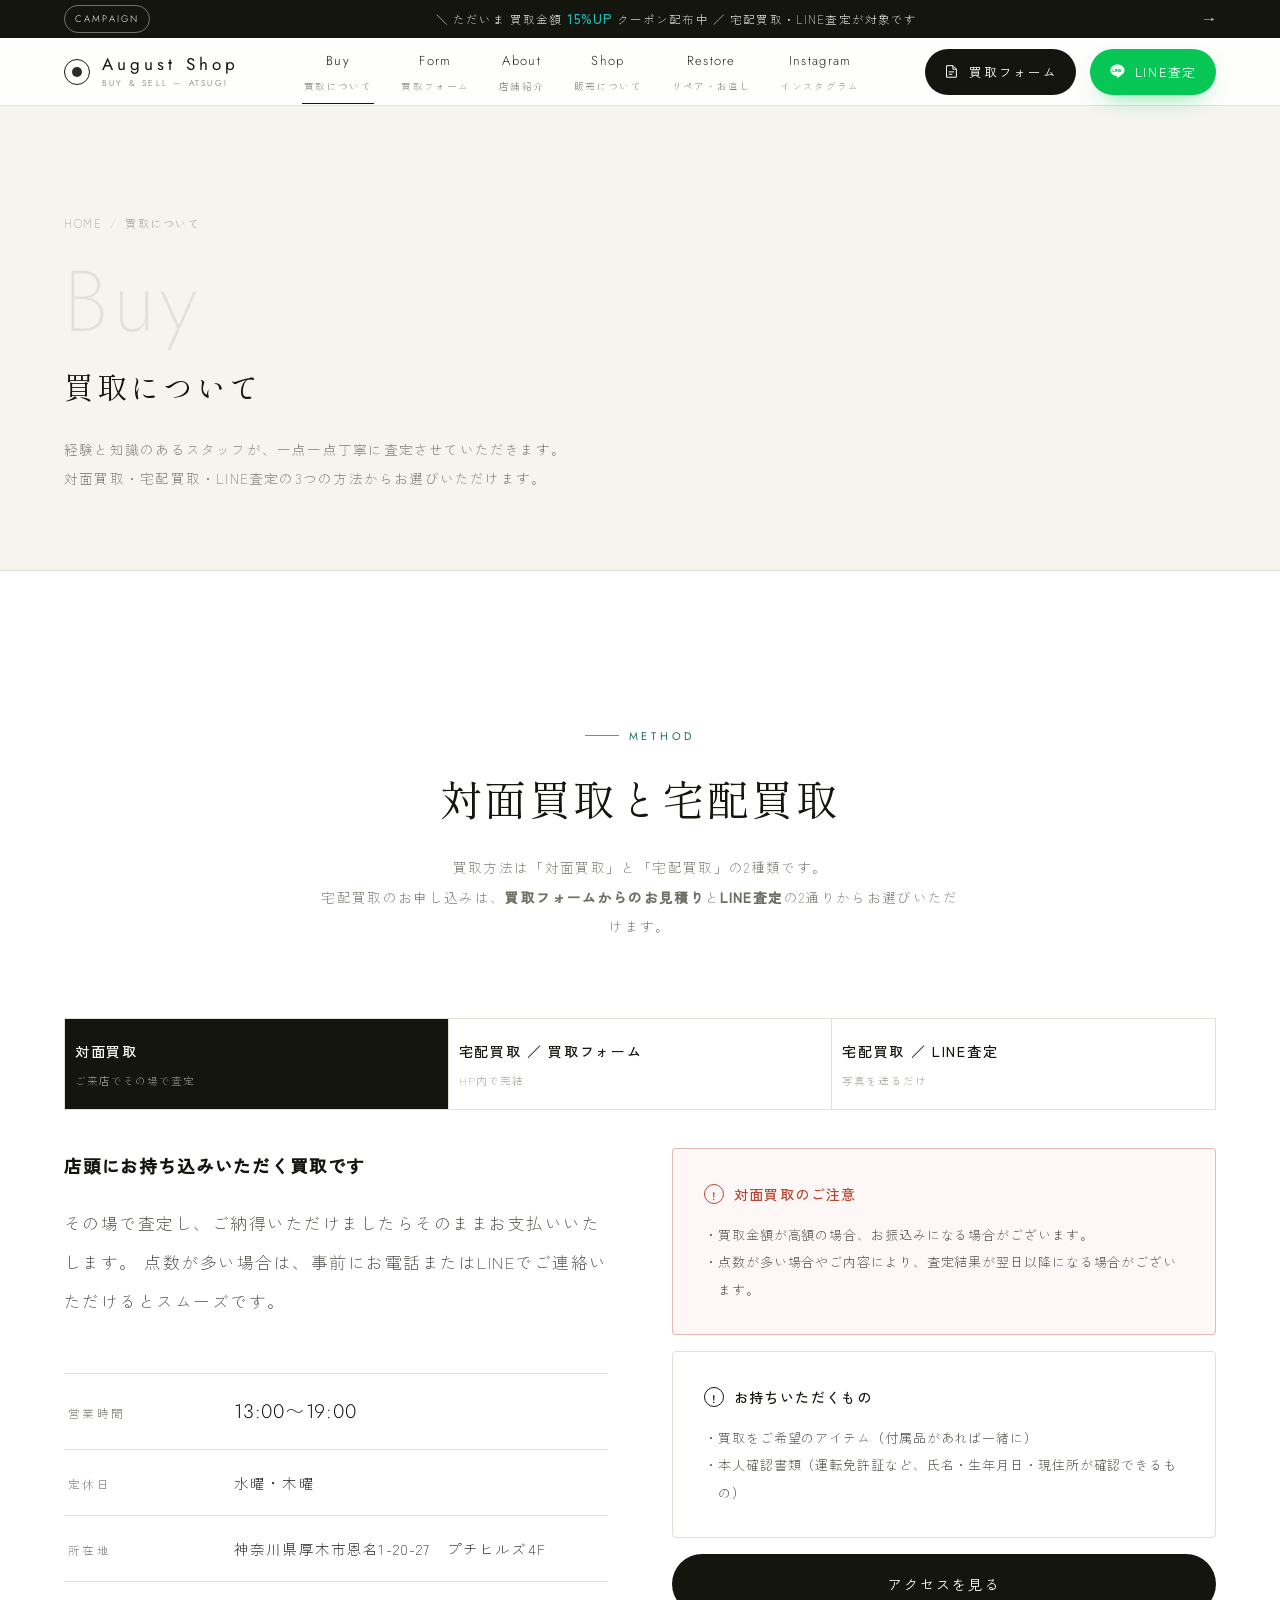
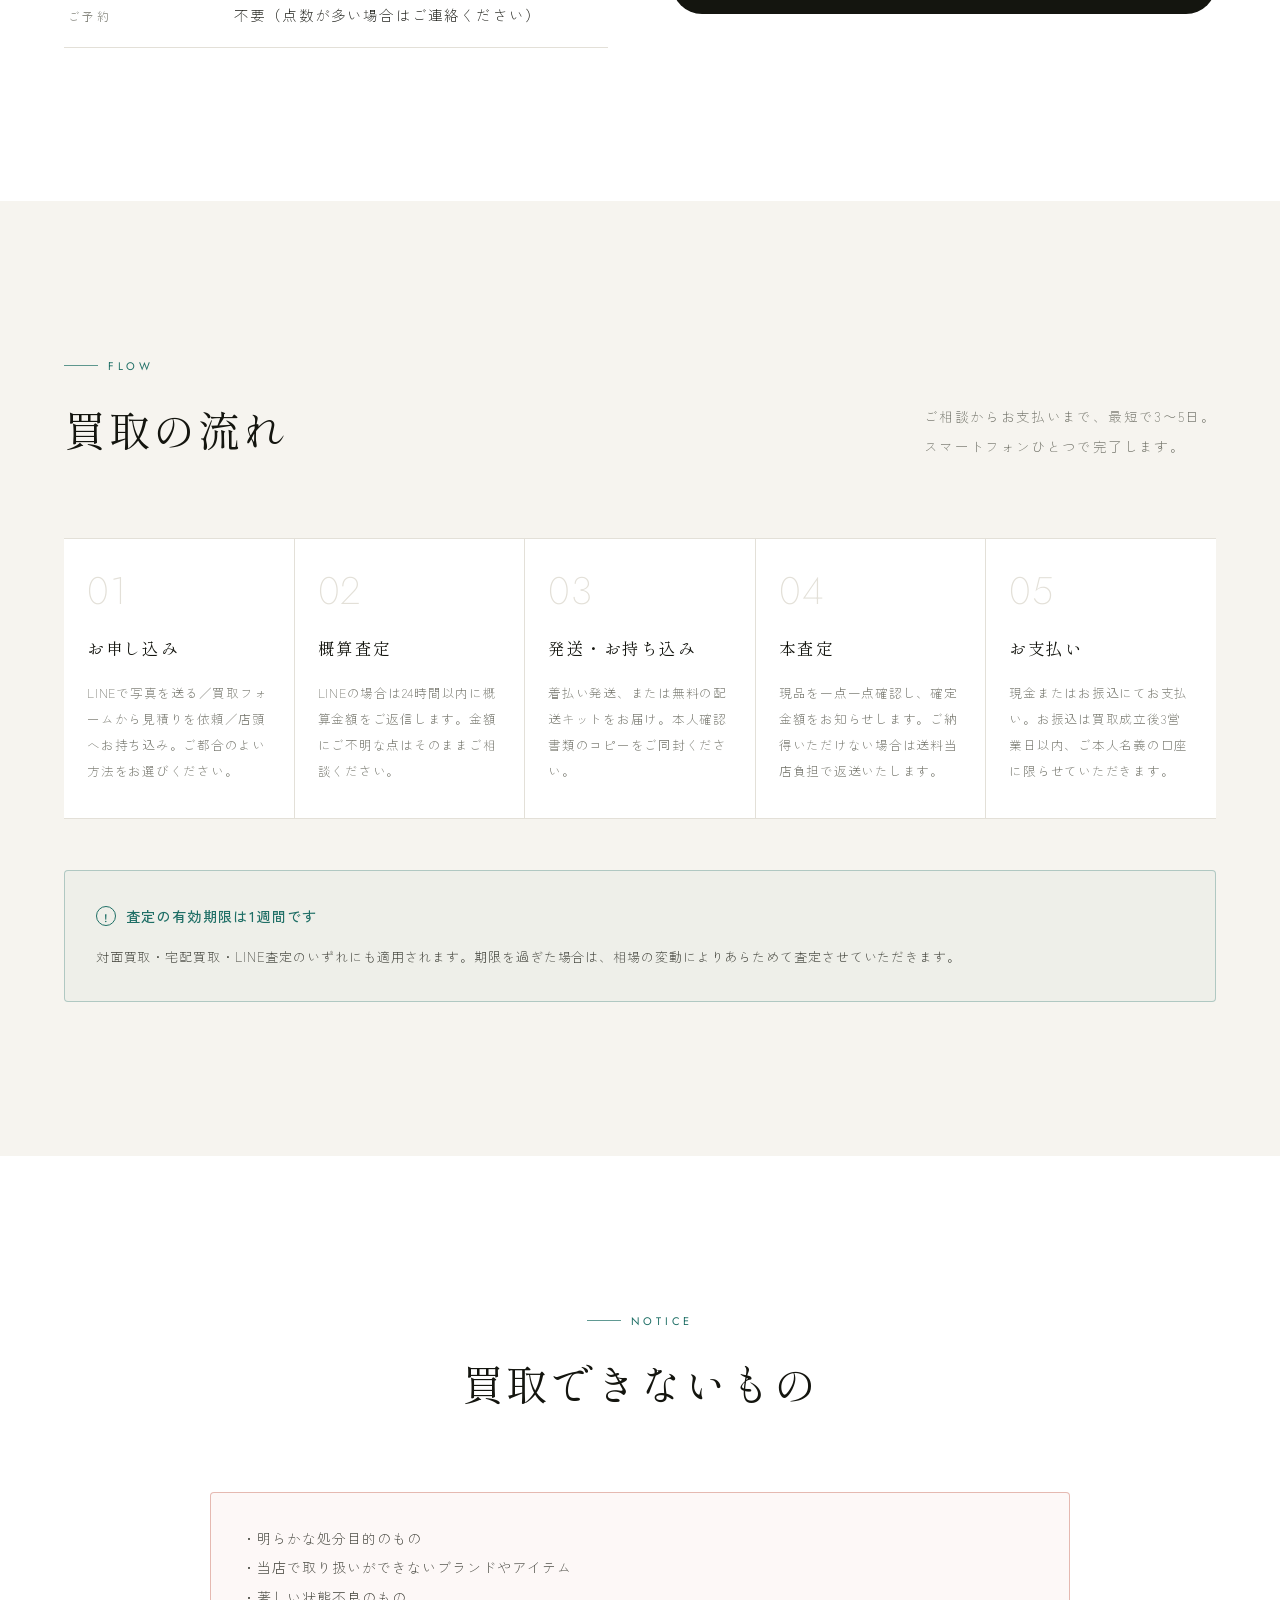
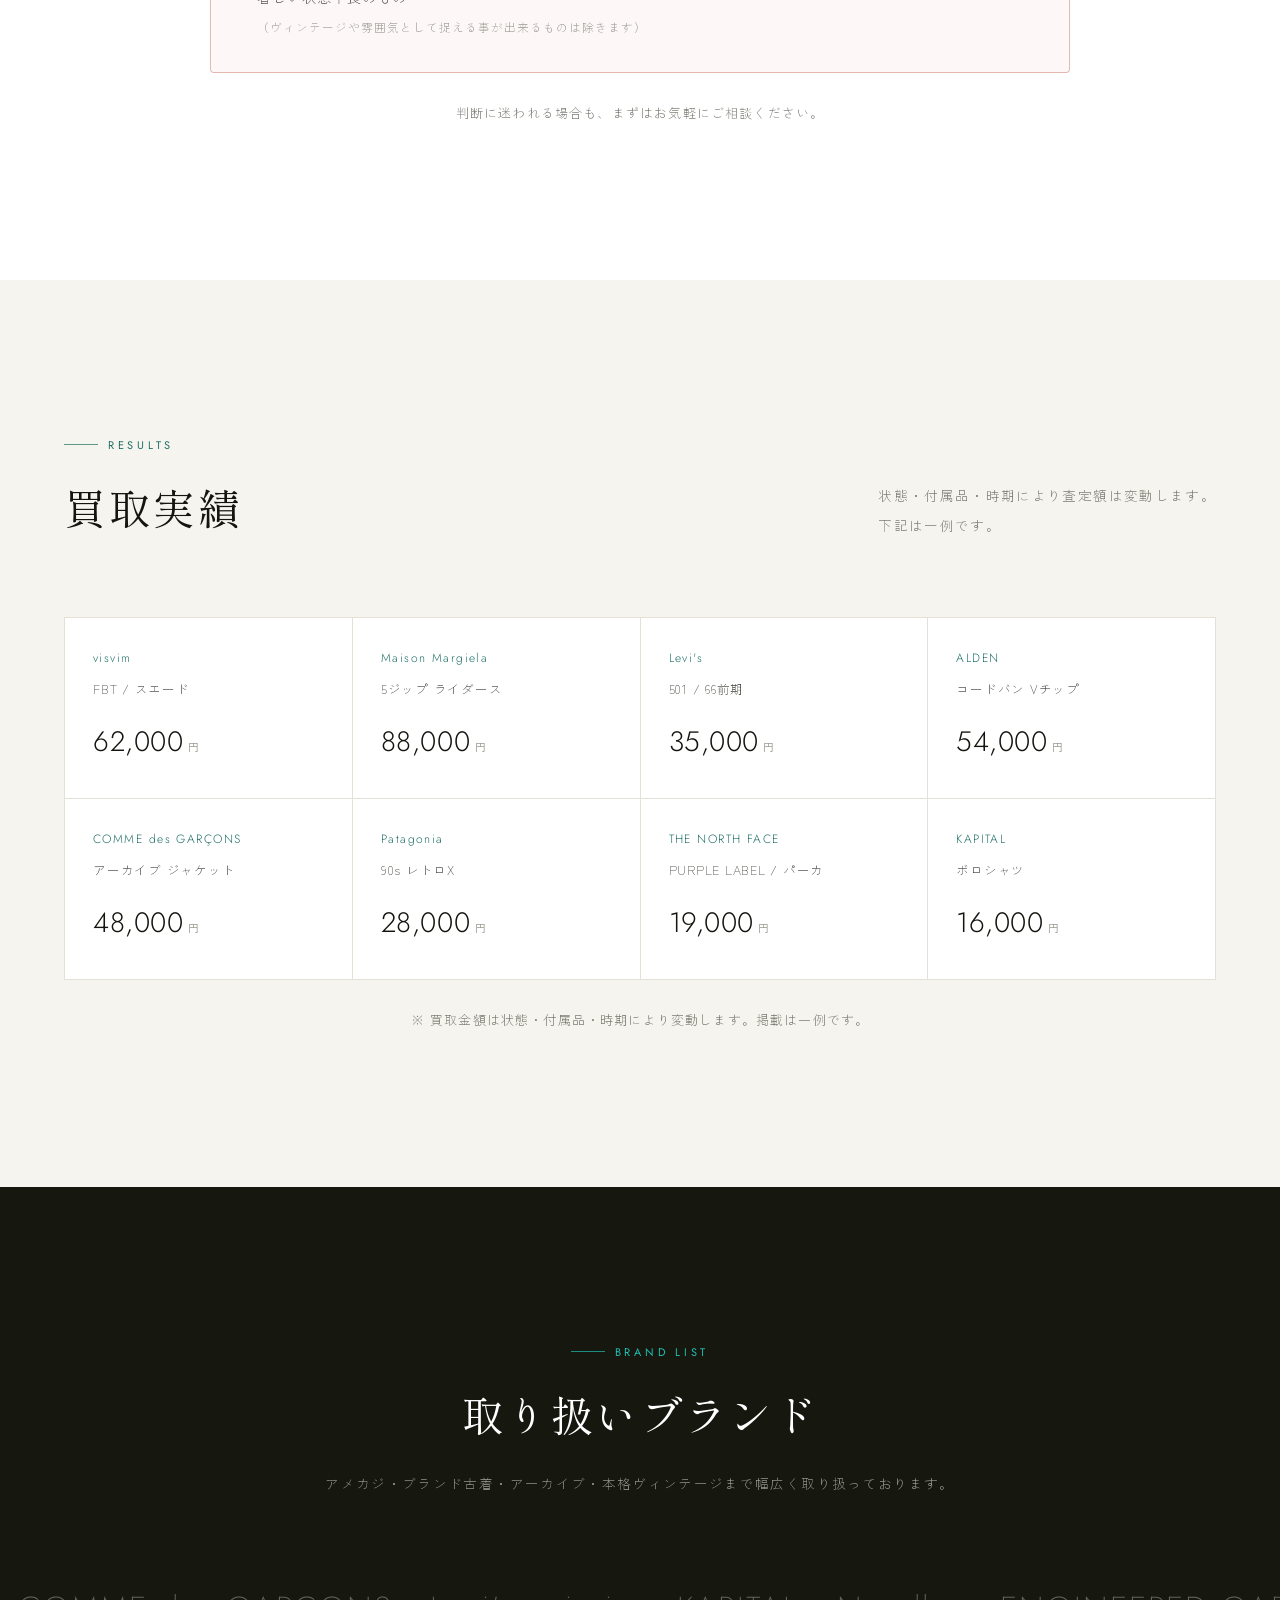
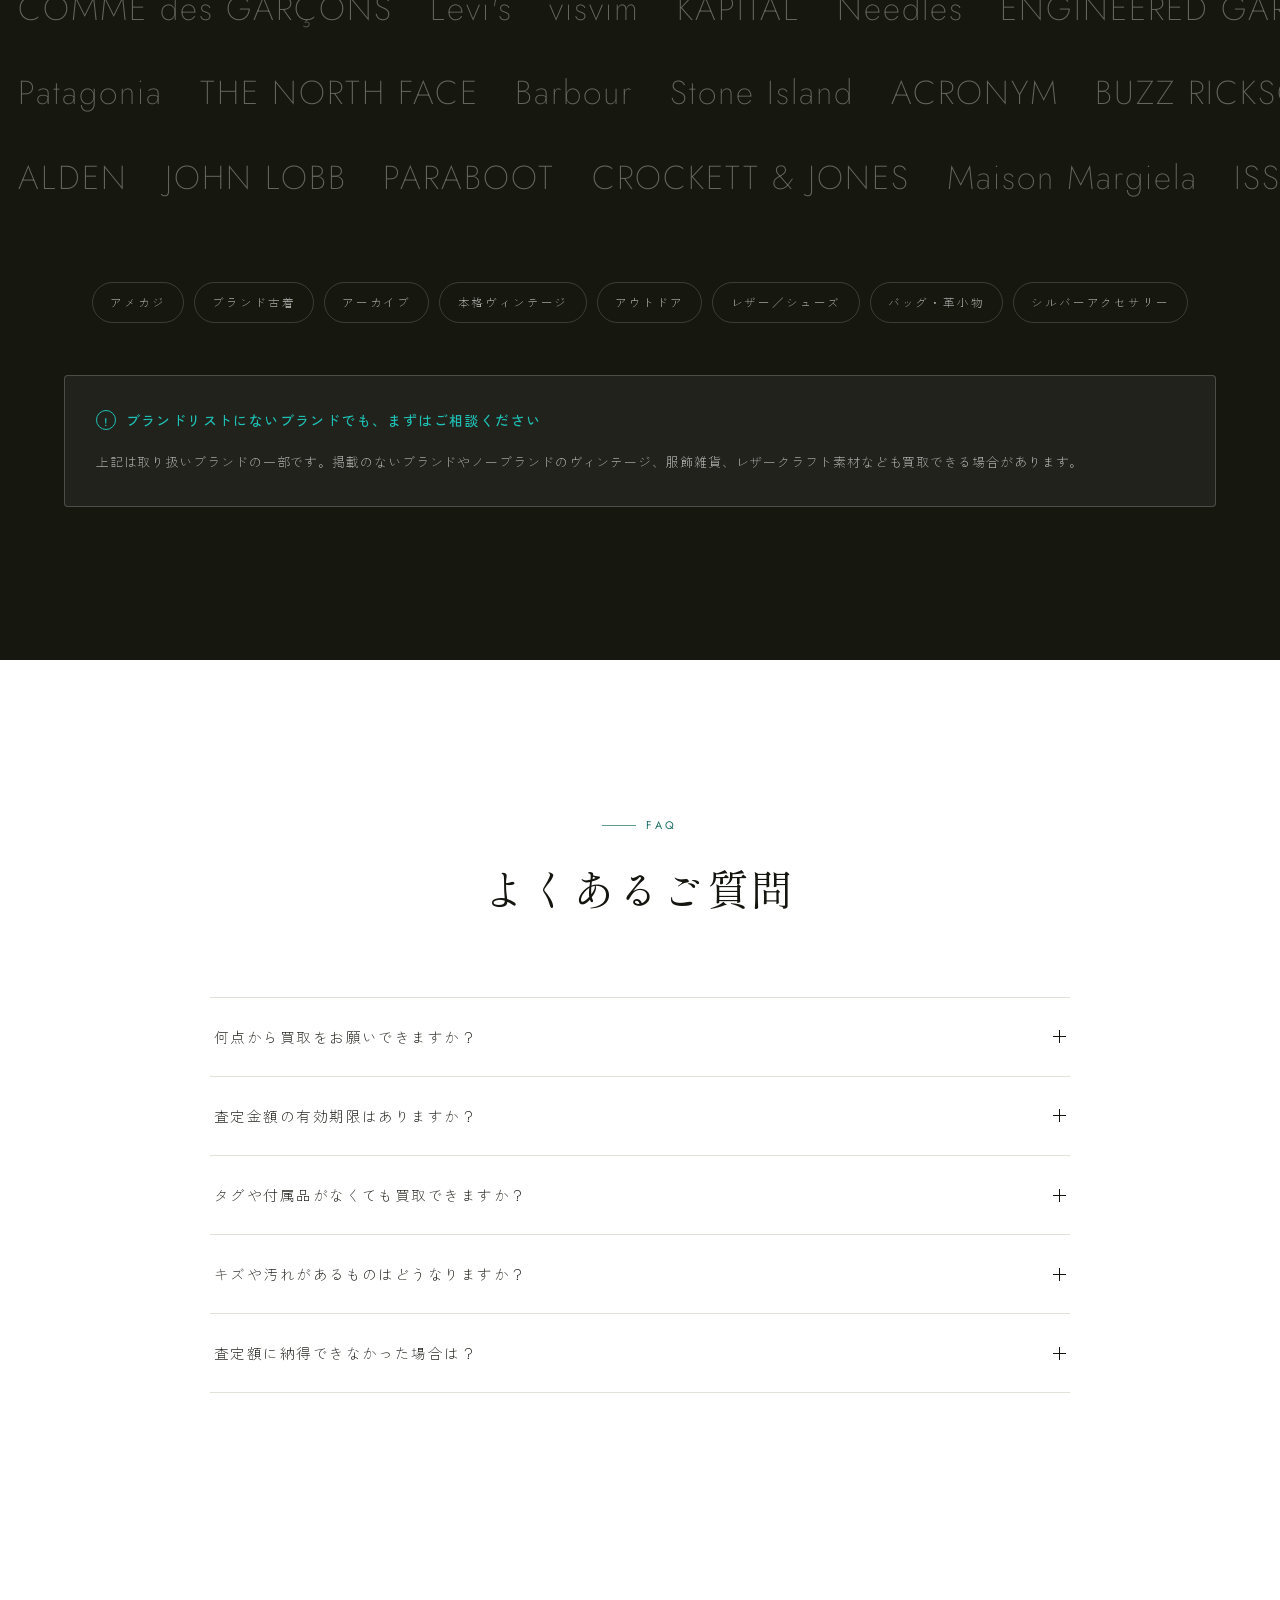
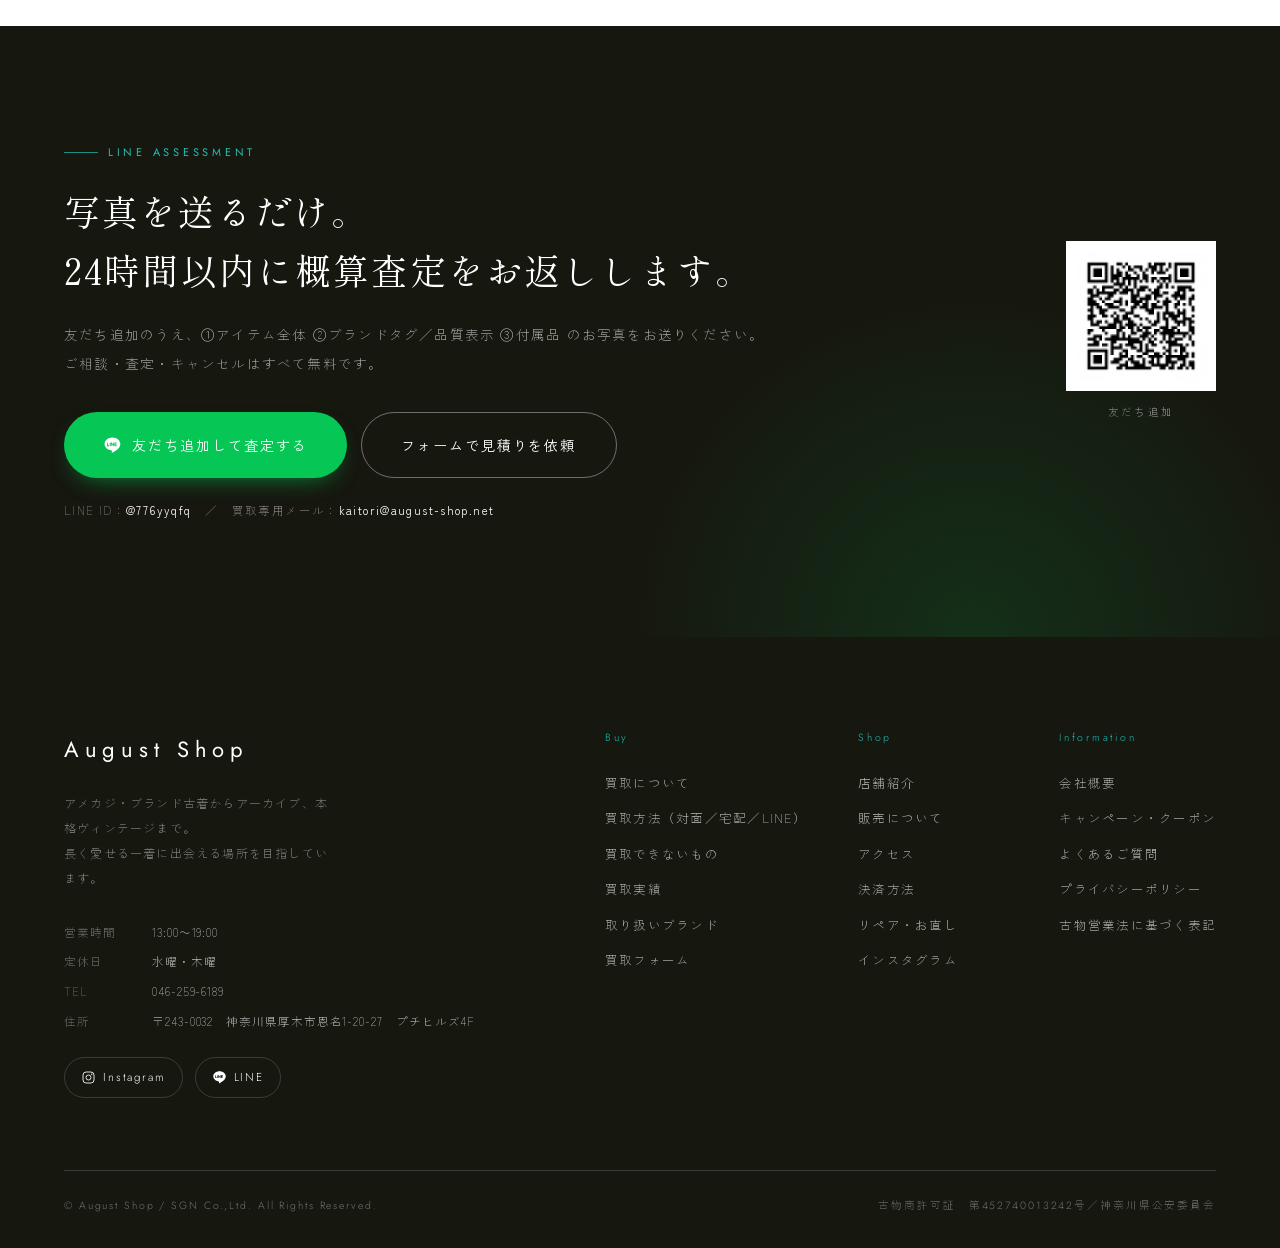
<file: buy.html>
<!DOCTYPE html>
<html lang="ja" class="no-js">
<!-- @common:head -->
<head>
<meta charset="utf-8">
<meta name="viewport" content="width=device-width, initial-scale=1">
<title>買取について｜August Shop</title>
<meta name="description" content="August Shop の買取について。対面買取・宅配買取・LINE査定の3つの方法、査定の流れ、買取できないもの、買取実績、取り扱いブランドをご案内します。">
<meta name="theme-color" content="#14150f">
<meta name="format-detection" content="telephone=no">
<!-- 確認用URLのため検索エンジンには登録させません（本番公開時は PREVIEW=False） -->
<meta name="robots" content="noindex, nofollow">

<!-- OGP / Twitter -->
<meta property="og:type" content="article">
<meta property="og:site_name" content="August Shop">
<meta property="og:locale" content="ja_JP">
<meta property="og:title" content="買取について｜August Shop">
<meta property="og:description" content="August Shop の買取について。対面買取・宅配買取・LINE査定の3つの方法、査定の流れ、買取できないもの、買取実績、取り扱いブランドをご案内します。">
<meta property="og:url" content="https://uitarosen.github.io/test-shop-ver2.0/buy.html">
<meta property="og:image" content="https://uitarosen.github.io/test-shop-ver2.0/assets/img/og.jpg">
<meta property="og:image:width" content="1200">
<meta property="og:image:height" content="630">
<meta name="twitter:card" content="summary_large_image">

<!-- Icons -->
<link rel="icon" href="assets/icon/favicon.svg" type="image/svg+xml">
<link rel="apple-touch-icon" href="assets/icon/apple-touch-icon.png">

<!-- Webフォントはローカル同梱（assets/fonts）。CDN配信に戻す方法は README.md を参照 -->
<link rel="stylesheet" href="assets/css/fonts.css">
<link rel="stylesheet" href="assets/css/style.css">

<!-- JS有効時のみのスタイル切り替え -->
<script>document.documentElement.classList.remove('no-js');</script>
<script type="application/ld+json">
{
  "@context": "https://schema.org",
  "@type": "BreadcrumbList",
  "itemListElement": [
    {
      "@type": "ListItem",
      "position": 1,
      "name": "ホーム",
      "item": "https://uitarosen.github.io/test-shop-ver2.0/"
    },
    {
      "@type": "ListItem",
      "position": 2,
      "name": "買取について",
      "item": "https://uitarosen.github.io/test-shop-ver2.0/buy.html"
    }
  ]
}
</script>
<script type="application/ld+json">
{
  "@context": "https://schema.org",
  "@type": "FAQPage",
  "mainEntity": [
    {
      "@type": "Question",
      "name": "何点から買取をお願いできますか？",
      "acceptedAnswer": {
        "@type": "Answer",
        "text": "1点からお受けしています。点数が多い場合は無料の配送キットをお送りしますので、フォームまたはLINEでお知らせください。"
      }
    },
    {
      "@type": "Question",
      "name": "査定金額の有効期限はありますか？",
      "acceptedAnswer": {
        "@type": "Answer",
        "text": "お伝えした査定金額の有効期限は1週間です。対面買取・宅配買取・LINE査定のいずれにも適用されます。"
      }
    },
    {
      "@type": "Question",
      "name": "タグや付属品がなくても買取できますか？",
      "acceptedAnswer": {
        "@type": "Answer",
        "text": "可能です。付属品が揃っている方が査定額は上がりますが、本体のみでもお値段をお付けできるケースが多くあります。"
      }
    },
    {
      "@type": "Question",
      "name": "キズや汚れがあるものはどうなりますか？",
      "acceptedAnswer": {
        "@type": "Answer",
        "text": "状態がわかる写真を添えてお送りください。ヴィンテージや雰囲気として捉えられるものは、そのまま評価いたします。著しい状態不良の場合は買取をお断りすることがございます。"
      }
    },
    {
      "@type": "Question",
      "name": "査定額に納得できなかった場合は？",
      "acceptedAnswer": {
        "@type": "Answer",
        "text": "キャンセル料は一切いただきません。送料当店負担で、お預かりしたアイテムをそのままご返送いたします。"
      }
    },
    {
      "@type": "Question",
      "name": "入金までどのくらいかかりますか？",
      "acceptedAnswer": {
        "@type": "Answer",
        "text": "買取成立後、3営業日以内にご指定の口座へお振込いたします。なお、ご依頼者さまと名義の異なる口座へのお振込はできません。"
      }
    }
  ]
}
</script>
</head>
<!-- /@common:head -->
<body data-page="buy.html">

<!-- @common:chrome -->
<a href="#top" class="skiplink">本文へスキップ</a>

<div class="topbar">
  <a href="index.html#campaign" class="topbar__inner">
    <span class="topbar__tag">CAMPAIGN</span>
    <span class="topbar__text">＼ ただいま 買取金額 <b>15%UP</b> クーポン配布中 ／ 宅配買取・LINE査定が対象です</span>
    <span class="topbar__arrow" aria-hidden="true">→</span>
  </a>
</div>

<header class="header" id="header">
  <div class="header__inner">
    <a href="index.html" class="logo" aria-label="August Shop ホーム">
      <span class="logo__mark" aria-hidden="true"></span>
      <span class="logo__text">
        <span class="logo__name">August Shop</span>
        <span class="logo__sub">BUY &amp; SELL — ATSUGI</span>
      </span>
    </a>

    <nav class="gnav" aria-label="メインナビゲーション">
      <a href="buy.html" class="is-current" aria-current="page"><span>Buy</span><em>買取について</em></a>
      <a href="form.html"><span>Form</span><em>買取フォーム</em></a>
      <a href="about.html"><span>About</span><em>店舗紹介</em></a>
      <a href="shop.html"><span>Shop</span><em>販売について</em></a>
      <a href="restore.html"><span>Restore</span><em>リペア・お直し</em></a>
      <a href="instagram.html"><span>Instagram</span><em>インスタグラム</em></a>
    </nav>

    <div class="header__actions">
      <a href="form.html" class="btn btn--dark btn--sm"><span class="btn__icon"><svg viewBox="0 0 24 24" fill="none" stroke="currentColor" stroke-width="1.4" aria-hidden="true"><path d="M5 3.8h9.2L19 8.6V20.2H5z"/><path d="M14 3.8v5h5"/><path d="M8.2 12.6h7.6M8.2 16h5"/></svg></span>買取フォーム</a>
      <a href="#line" class="btn btn--line btn--sm"><span class="btn__icon"><svg viewBox="0 0 24 24" fill="currentColor" aria-hidden="true"><path d="M12 2C6.5 2 2 5.66 2 10.16c0 4.03 3.57 7.4 8.39 8.04.33.07.77.22.89.5.1.26.07.66.03.92l-.14.86c-.04.26-.2 1.02.89.56 1.1-.46 5.9-3.48 8.05-5.95C21.5 13.5 22 11.9 22 10.16 22 5.66 17.5 2 12 2ZM7.5 12.9H5.62a.5.5 0 0 1-.5-.5V8.6a.5.5 0 0 1 1 0v3.3H7.5a.5.5 0 0 1 0 1Zm2.05-.5a.5.5 0 0 1-1 0V8.6a.5.5 0 0 1 1 0v3.8Zm4.2 0a.5.5 0 0 1-.9.3l-1.93-2.62v2.32a.5.5 0 0 1-1 0V8.6a.5.5 0 0 1 .9-.3l1.93 2.63V8.6a.5.5 0 0 1 1 0v3.8Zm3.13-2.4a.5.5 0 0 1 0 1h-1.38v.9h1.38a.5.5 0 0 1 0 1h-1.88a.5.5 0 0 1-.5-.5V8.6a.5.5 0 0 1 .5-.5h1.88a.5.5 0 0 1 0 1h-1.38v.9h1.38Z"/></svg></span>LINE査定</a>
      <button class="burger" id="burger" type="button" aria-label="メニューを開く" aria-expanded="false" aria-controls="drawer">
        <span></span><span></span>
      </button>
    </div>
  </div>
</header>

<div class="drawer" id="drawer" aria-hidden="true">
  <nav class="drawer__nav" aria-label="メニュー">
      <a href="buy.html" aria-current="page"><span class="en">Buy</span><span class="jp">買取について</span></a>
      <a href="form.html"><span class="en">Form</span><span class="jp">買取フォーム</span></a>
      <a href="about.html"><span class="en">About</span><span class="jp">店舗紹介</span></a>
      <a href="shop.html"><span class="en">Shop</span><span class="jp">販売について</span></a>
      <a href="restore.html"><span class="en">Restore</span><span class="jp">リペア・お直し</span></a>
      <a href="instagram.html"><span class="en">Instagram</span><span class="jp">インスタグラム</span></a>
  </nav>
  <div class="drawer__foot">
    <div class="drawer__btns">
      <a href="#line" class="btn btn--line btn--block"><span class="btn__icon"><svg viewBox="0 0 24 24" fill="currentColor" aria-hidden="true"><path d="M12 2C6.5 2 2 5.66 2 10.16c0 4.03 3.57 7.4 8.39 8.04.33.07.77.22.89.5.1.26.07.66.03.92l-.14.86c-.04.26-.2 1.02.89.56 1.1-.46 5.9-3.48 8.05-5.95C21.5 13.5 22 11.9 22 10.16 22 5.66 17.5 2 12 2ZM7.5 12.9H5.62a.5.5 0 0 1-.5-.5V8.6a.5.5 0 0 1 1 0v3.3H7.5a.5.5 0 0 1 0 1Zm2.05-.5a.5.5 0 0 1-1 0V8.6a.5.5 0 0 1 1 0v3.8Zm4.2 0a.5.5 0 0 1-.9.3l-1.93-2.62v2.32a.5.5 0 0 1-1 0V8.6a.5.5 0 0 1 .9-.3l1.93 2.63V8.6a.5.5 0 0 1 1 0v3.8Zm3.13-2.4a.5.5 0 0 1 0 1h-1.38v.9h1.38a.5.5 0 0 1 0 1h-1.88a.5.5 0 0 1-.5-.5V8.6a.5.5 0 0 1 .5-.5h1.88a.5.5 0 0 1 0 1h-1.38v.9h1.38Z"/></svg></span>LINEで査定する</a>
      <a href="form.html" class="btn btn--outline btn--block"><span class="btn__icon"><svg viewBox="0 0 24 24" fill="none" stroke="currentColor" stroke-width="1.4" aria-hidden="true"><path d="M5 3.8h9.2L19 8.6V20.2H5z"/><path d="M14 3.8v5h5"/><path d="M8.2 12.6h7.6M8.2 16h5"/></svg></span>買取フォームで見積り</a>
    </div>
    <p class="drawer__note">
      TEL <a href="tel:046-259-6189">046-259-6189</a>／営業 13:00〜19:00（定休日：水曜・木曜）
    </p>
  </div>
</div>
<!-- /@common:chrome -->

<main id="top">


  <!-- ============ PAGE HERO ============ -->
  <section class="page-hero">
    <div class="container">
      <nav class="crumb" aria-label="パンくずリスト"><a href="index.html">HOME</a><span>買取について</span></nav>
      <p class="page-hero__en">Buy</p>
      <h1 class="page-hero__jp">買取について</h1>
      <p class="page-hero__lead">
        経験と知識のあるスタッフが、一点一点丁寧に査定させていただきます。<br>
        対面買取・宅配買取・LINE査定の3つの方法からお選びいただけます。
      </p>
    </div>
  </section>

  <!-- ============ 買取方法 ============ -->
  <section class="section" id="methods">
    <div class="container">
      <header class="section__head section__head--center">
        <p class="eyebrow reveal">Method</p>
        <h2 class="h2 reveal">対面買取と宅配買取</h2>
        <p class="section__desc reveal">
          買取方法は「対面買取」と「宅配買取」の2種類です。<br>
          宅配買取のお申し込みは、<b>買取フォームからのお見積り</b>と<b>LINE査定</b>の2通りからお選びいただけます。
        </p>
      </header>

      <div data-tabs>
        <div class="tabs reveal" role="tablist">
          <button type="button" data-tab="taimen" class="is-active" role="tab" aria-selected="true"><b>対面買取</b><small>ご来店でその場で査定</small></button>
          <button type="button" data-tab="takuhai" role="tab" aria-selected="false"><b>宅配買取 ／ 買取フォーム</b><small>HP内で完結</small></button>
          <button type="button" data-tab="lineassess" role="tab" aria-selected="false"><b>宅配買取 ／ LINE査定</b><small>写真を送るだけ</small></button>
        </div>

        <!-- 対面買取 -->
        <div class="panel is-active" data-panel="taimen" id="taimen">
          <div class="storegrid">
            <div>
              <h3 class="split-head" style="margin-bottom:1.2em"><span>店頭にお持ち込みいただく買取です</span></h3>
              <p class="lead-lg">
                その場で査定し、ご納得いただけましたらそのままお支払いいたします。
                点数が多い場合は、事前にお電話またはLINEでご連絡いただけるとスムーズです。
              </p>
              <dl class="hours mt-l">
                <div><dt>営業時間</dt><dd><b>13:00〜19:00</b></dd></div>
                <div><dt>定休日</dt><dd class="closed">水曜・木曜</dd></div>
                <div><dt>所在地</dt><dd>神奈川県厚木市恩名1-20-27　プチヒルズ4F</dd></div>
                <div><dt>ご予約</dt><dd>不要（点数が多い場合はご連絡ください）</dd></div>
              </dl>
            </div>
            <div style="display:grid;gap:16px">
              <div class="notice notice--alert">
                <p class="notice__head">対面買取のご注意</p>
                <ul class="notice__body">
                  <li>買取金額が高額の場合、お振込みになる場合がございます。</li>
                  <li>点数が多い場合やご内容により、査定結果が翌日以降になる場合がございます。</li>
                </ul>
              </div>
              <div class="notice">
                <p class="notice__head" style="color:var(--ink)">お持ちいただくもの</p>
                <ul class="notice__body">
                  <li>買取をご希望のアイテム（付属品があれば一緒に）</li>
                  <li>本人確認書類（運転免許証など、氏名・生年月日・現住所が確認できるもの）</li>
                </ul>
              </div>
              <a href="shop.html#access" class="btn btn--dark">アクセスを見る</a>
            </div>
          </div>
        </div>

        <!-- 宅配買取 -->
        <div class="panel" data-panel="takuhai" id="takuhai">
          <div class="storegrid">
            <div>
              <h3 class="split-head" style="margin-bottom:1.2em"><span>ご自宅から送るだけの買取です（買取フォームからお見積り）</span></h3>
              <p class="lead-lg">
                買取フォームからお申し込みいただくと、ホームページ内だけで手続きが完結します。
                <b>お見積り、配送キットはすべて無料</b>。遠方のお客様もぜひご利用ください。
              </p>
              <ol class="numlist mt-l">
                <li>買取フォームに必要事項とアイテムの情報をご入力ください。</li>
                <li>担当より概算のお見積りをご連絡します。</li>
                <li>着払いでご発送、または無料の配送キットをお届けします。</li>
                <li>現品確認後、確定金額をご連絡。ご納得いただけましたらお振込いたします。</li>
              </ol>
            </div>
            <div style="display:grid;gap:16px">
              <div class="notice notice--accent">
                <p class="notice__head">すべて無料です</p>
                <ul class="notice__body">
                  <li>お見積り・査定料：無料</li>
                  <li>配送キット：無料でお届け</li>
                  <li>送料：着払いでご発送いただけます</li>
                  <li>キャンセル時の返送料：当店負担</li>
                </ul>
              </div>
              <div class="notice">
                <p class="notice__head" style="color:var(--ink)">買取専用の窓口</p>
                <p class="notice__body">
                  フォーム：<a href="form.html" style="color:var(--accent);text-decoration:underline">買取フォームはこちら</a><br>
                  メール：<b>kaitori@august-shop.net</b>
                </p>
              </div>
              <a href="form.html" class="btn btn--dark">買取フォームへ進む</a>
            </div>
          </div>
        </div>

        <!-- LINE査定 -->
        <div class="panel" data-panel="lineassess" id="lineassess">
          <div class="storegrid">
            <div>
              <h3 class="split-head" style="margin-bottom:1.2em"><span>写真を送るだけの簡単査定です（宅配買取のお申し込み方法のひとつです）</span></h3>
              <p class="lead-lg">
                LINEで友だち追加のうえ、アイテムの写真をお送りください。
                24時間以内に概算の査定金額をご返信します。そのままチャットでご相談いただけます。
              </p>
              <ul class="notes mt-l">
                <li>①アイテム全体 ②ブランドタグ／品質表示 ③付属品（あれば）の写真をお送りください。</li>
                <li>キズや汚れがある場合は、その箇所がわかる写真も添えていただくと査定精度が上がります。</li>
                <li>本人確認書類の画像は、LINEでお送りいただいても構いません。</li>
              </ul>
            </div>
            <div style="display:grid;gap:16px">
              <div class="notice notice--accent">
                <p class="notice__head">LINE ID：@776yyqfq</p>
                <p class="notice__body">QRコード、またはIDで検索して友だち追加してください。ご相談・査定・キャンセルはすべて無料です。</p>
              </div>
              <a href="#line" class="btn btn--line">LINEで査定する</a>
            </div>
          </div>
        </div>
      </div>
    </div>
  </section>

  <!-- ============ FLOW ============ -->
  <section class="section section--alt" id="flow">
    <div class="container">
      <header class="section__head section__head--split">
        <div>
          <p class="eyebrow reveal">Flow</p>
          <h2 class="h2 reveal">買取の流れ</h2>
        </div>
        <p class="section__desc reveal">ご相談からお支払いまで、最短で3〜5日。<br>スマートフォンひとつで完了します。</p>
      </header>

      <ol class="steps">
        <li class="step reveal">
          <span class="step__no">01</span>
          <h3 class="step__title">お申し込み</h3>
          <p class="step__text">LINEで写真を送る／買取フォームから見積りを依頼／店頭へお持ち込み。ご都合のよい方法をお選びください。</p>
        </li>
        <li class="step reveal">
          <span class="step__no">02</span>
          <h3 class="step__title">概算査定</h3>
          <p class="step__text">LINEの場合は24時間以内に概算金額をご返信します。金額にご不明な点はそのままご相談ください。</p>
        </li>
        <li class="step reveal">
          <span class="step__no">03</span>
          <h3 class="step__title">発送・お持ち込み</h3>
          <p class="step__text">着払い発送、または無料の配送キットをお届け。本人確認書類のコピーをご同封ください。</p>
        </li>
        <li class="step reveal">
          <span class="step__no">04</span>
          <h3 class="step__title">本査定</h3>
          <p class="step__text">現品を一点一点確認し、確定金額をお知らせします。ご納得いただけない場合は送料当店負担で返送いたします。</p>
        </li>
        <li class="step reveal">
          <span class="step__no">05</span>
          <h3 class="step__title">お支払い</h3>
          <p class="step__text">現金またはお振込にてお支払い。お振込は買取成立後3営業日以内、ご本人名義の口座に限らせていただきます。</p>
        </li>
      </ol>

      <div class="notice notice--accent mt-l reveal">
        <p class="notice__head">査定の有効期限は1週間です</p>
        <p class="notice__body">対面買取・宅配買取・LINE査定のいずれにも適用されます。期限を過ぎた場合は、相場の変動によりあらためて査定させていただきます。</p>
      </div>
    </div>
  </section>

  <!-- ============ 買取できないもの ============ -->
  <section class="section" id="ng">
    <div class="container container--narrow">
      <header class="section__head section__head--center">
        <p class="eyebrow reveal">Notice</p>
        <h2 class="h2 reveal">買取できないもの</h2>
      </header>
      <div class="notice notice--alert reveal">
        <ul class="notice__body" style="font-size:14px">
          <li>明らかな処分目的のもの</li>
          <li>当店で取り扱いができないブランドやアイテム</li>
          <li>著しい状態不良のもの<br><small style="color:var(--muted)">（ヴィンテージや雰囲気として捉える事が出来るものは除きます）</small></li>
        </ul>
      </div>
      <p class="brandnote reveal">判断に迷われる場合も、まずはお気軽にご相談ください。</p>
    </div>
  </section>

  <!-- ============ 買取実績 ============ -->
  <section class="section section--alt" id="results">
    <div class="container">
      <header class="section__head section__head--split">
        <div>
          <p class="eyebrow reveal">Results</p>
          <h2 class="h2 reveal">買取実績</h2>
        </div>
        <p class="section__desc reveal">状態・付属品・時期により査定額は変動します。<br>下記は一例です。</p>
      </header>

      <div class="results">
        <div class="result reveal"><span class="result__brand">visvim</span><span class="result__item">FBT / スエード</span><span class="result__price">62,000<small>円</small></span></div>
        <div class="result reveal"><span class="result__brand">Maison Margiela</span><span class="result__item">5ジップ ライダース</span><span class="result__price">88,000<small>円</small></span></div>
        <div class="result reveal"><span class="result__brand">Levi's</span><span class="result__item">501 / 66前期</span><span class="result__price">35,000<small>円</small></span></div>
        <div class="result reveal"><span class="result__brand">ALDEN</span><span class="result__item">コードバン Vチップ</span><span class="result__price">54,000<small>円</small></span></div>
        <div class="result reveal"><span class="result__brand">COMME des GARÇONS</span><span class="result__item">アーカイブ ジャケット</span><span class="result__price">48,000<small>円</small></span></div>
        <div class="result reveal"><span class="result__brand">Patagonia</span><span class="result__item">90s レトロX</span><span class="result__price">28,000<small>円</small></span></div>
        <div class="result reveal"><span class="result__brand">THE NORTH FACE</span><span class="result__item">PURPLE LABEL / パーカ</span><span class="result__price">19,000<small>円</small></span></div>
        <div class="result reveal"><span class="result__brand">KAPITAL</span><span class="result__item">ボロシャツ</span><span class="result__price">16,000<small>円</small></span></div>
      </div>
      <!-- TODO(公開前): 買取実績は実際の取引データに差し替えてください（現在はサンプル値です） -->
      <p class="brandnote reveal">※ 買取金額は状態・付属品・時期により変動します。掲載は一例です。</p>
    </div>
  </section>

  <!-- ============ 取り扱いブランド ============ -->
  <section class="section section--dark brand" id="brands">
    <div class="container">
      <header class="section__head section__head--center">
        <p class="eyebrow eyebrow--light reveal">Brand list</p>
        <h2 class="h2 reveal">取り扱いブランド</h2>
        <p class="section__desc reveal">アメカジ・ブランド古着・アーカイブ・本格ヴィンテージまで幅広く取り扱っております。</p>
      </header>
    </div>

    <div class="marquee" aria-hidden="true">
      <div class="marquee__row">
        <div class="marquee__set">
          <span>COMME des GARÇONS</span><span>Levi's</span><span>visvim</span><span>KAPITAL</span><span>Needles</span><span>ENGINEERED GARMENTS</span><span>UNDERCOVER</span><span>AURALEE</span><span>COMOLI</span><span>sacai</span>
        </div>
        <div class="marquee__set">
          <span>COMME des GARÇONS</span><span>Levi's</span><span>visvim</span><span>KAPITAL</span><span>Needles</span><span>ENGINEERED GARMENTS</span><span>UNDERCOVER</span><span>AURALEE</span><span>COMOLI</span><span>sacai</span>
        </div>
      </div>
      <div class="marquee__row marquee__row--rev">
        <div class="marquee__set">
          <span>Patagonia</span><span>THE NORTH FACE</span><span>Barbour</span><span>Stone Island</span><span>ACRONYM</span><span>BUZZ RICKSON'S</span><span>WESTRIDE</span><span>THE FLAT HEAD</span><span>SUGAR CANE</span><span>Schott</span>
        </div>
        <div class="marquee__set">
          <span>Patagonia</span><span>THE NORTH FACE</span><span>Barbour</span><span>Stone Island</span><span>ACRONYM</span><span>BUZZ RICKSON'S</span><span>WESTRIDE</span><span>THE FLAT HEAD</span><span>SUGAR CANE</span><span>Schott</span>
        </div>
      </div>
      <div class="marquee__row">
        <div class="marquee__set">
          <span>ALDEN</span><span>JOHN LOBB</span><span>PARABOOT</span><span>CROCKETT &amp; JONES</span><span>Maison Margiela</span><span>ISSEY MIYAKE</span><span>MARGARET HOWELL</span><span>mina perhonen</span><span>HERMÈS</span><span>BOTTEGA VENETA</span>
        </div>
        <div class="marquee__set">
          <span>ALDEN</span><span>JOHN LOBB</span><span>PARABOOT</span><span>CROCKETT &amp; JONES</span><span>Maison Margiela</span><span>ISSEY MIYAKE</span><span>MARGARET HOWELL</span><span>mina perhonen</span><span>HERMÈS</span><span>BOTTEGA VENETA</span>
        </div>
      </div>
    </div>

    <div class="container">
      <div class="brand__cats reveal">
        <span>アメカジ</span><span>ブランド古着</span><span>アーカイブ</span><span>本格ヴィンテージ</span><span>アウトドア</span><span>レザー／シューズ</span><span>バッグ・革小物</span><span>シルバーアクセサリー</span>
      </div>
      <div class="notice notice--accent mt-l reveal" style="background:rgba(255,255,255,.05);border-color:rgba(255,255,255,.2)">
        <p class="notice__head" style="color:var(--accent-2)">ブランドリストにないブランドでも、まずはご相談ください</p>
        <p class="notice__body" style="color:rgba(255,255,255,.7)">
          上記は取り扱いブランドの一部です。掲載のないブランドやノーブランドのヴィンテージ、服飾雑貨、レザークラフト素材なども買取できる場合があります。
        </p>
      </div>
    </div>
  </section>

  <!-- ============ FAQ ============ -->
  <section class="section faq" id="faq">
    <div class="container container--narrow">
      <header class="section__head section__head--center">
        <p class="eyebrow reveal">FAQ</p>
        <h2 class="h2 reveal">よくあるご質問</h2>
      </header>

      <div class="acc">
        <div class="acc__item reveal">
          <button class="acc__q" aria-expanded="false">何点から買取をお願いできますか？</button>
          <div class="acc__a"><p>1点からお受けしています。点数が多い場合は無料の配送キットをお送りしますので、フォームまたはLINEでお知らせください。</p></div>
        </div>
        <div class="acc__item reveal">
          <button class="acc__q" aria-expanded="false">査定金額の有効期限はありますか？</button>
          <div class="acc__a"><p>お伝えした査定金額の有効期限は1週間です。対面買取・宅配買取・LINE査定のいずれにも適用されます。</p></div>
        </div>
        <div class="acc__item reveal">
          <button class="acc__q" aria-expanded="false">タグや付属品がなくても買取できますか？</button>
          <div class="acc__a"><p>可能です。付属品が揃っている方が査定額は上がりますが、本体のみでもお値段をお付けできるケースが多くあります。</p></div>
        </div>
        <div class="acc__item reveal">
          <button class="acc__q" aria-expanded="false">キズや汚れがあるものはどうなりますか？</button>
          <div class="acc__a"><p>状態がわかる写真を添えてお送りください。ヴィンテージや雰囲気として捉えられるものは、そのまま評価いたします。著しい状態不良の場合は買取をお断りすることがございます。</p></div>
        </div>
        <div class="acc__item reveal">
          <button class="acc__q" aria-expanded="false">査定額に納得できなかった場合は？</button>
          <div class="acc__a"><p>キャンセル料は一切いただきません。送料当店負担で、お預かりしたアイテムをそのままご返送いたします。</p></div>
        </div>
        <div class="acc__item reveal">
          <button class="acc__q" aria-expanded="false">入金までどのくらいかかりますか？</button>
          <div class="acc__a"><p>買取成立後、3営業日以内にご指定の口座へお振込いたします。なお、ご依頼者さまと名義の異なる口座へのお振込はできません。</p></div>
        </div>
      </div>
    </div>
  </section>

</main>

<!-- @common:foot -->

<section class="linecta" id="line">
  <div class="container">
    <div class="linecta__inner">
      <div class="linecta__body">
        <p class="eyebrow eyebrow--light">LINE Assessment</p>
        <h2 class="linecta__title">写真を送るだけ。<br>24時間以内に概算査定をお返しします。</h2>
        <p class="linecta__text">
          友だち追加のうえ、①アイテム全体 ②ブランドタグ／品質表示 ③付属品 のお写真をお送りください。<br>
          ご相談・査定・キャンセルはすべて無料です。
        </p>
        <div class="linecta__actions">
          <a href="https://line.me/R/ti/p/%40776yyqfq" class="btn btn--line btn--lg" target="_blank" rel="noopener"><span class="btn__icon"><svg viewBox="0 0 24 24" fill="currentColor" aria-hidden="true"><path d="M12 2C6.5 2 2 5.66 2 10.16c0 4.03 3.57 7.4 8.39 8.04.33.07.77.22.89.5.1.26.07.66.03.92l-.14.86c-.04.26-.2 1.02.89.56 1.1-.46 5.9-3.48 8.05-5.95C21.5 13.5 22 11.9 22 10.16 22 5.66 17.5 2 12 2ZM7.5 12.9H5.62a.5.5 0 0 1-.5-.5V8.6a.5.5 0 0 1 1 0v3.3H7.5a.5.5 0 0 1 0 1Zm2.05-.5a.5.5 0 0 1-1 0V8.6a.5.5 0 0 1 1 0v3.8Zm4.2 0a.5.5 0 0 1-.9.3l-1.93-2.62v2.32a.5.5 0 0 1-1 0V8.6a.5.5 0 0 1 .9-.3l1.93 2.63V8.6a.5.5 0 0 1 1 0v3.8Zm3.13-2.4a.5.5 0 0 1 0 1h-1.38v.9h1.38a.5.5 0 0 1 0 1h-1.88a.5.5 0 0 1-.5-.5V8.6a.5.5 0 0 1 .5-.5h1.88a.5.5 0 0 1 0 1h-1.38v.9h1.38Z"/></svg></span>友だち追加して査定する</a>
          <a href="form.html" class="btn btn--outline btn--lg">フォームで見積りを依頼</a>
        </div>
        <p class="linecta__meta">LINE ID：<b>@776yyqfq</b>　／　買取専用メール：<b>kaitori@august-shop.net</b></p>
      </div>
      <div class="linecta__qr">
        <div class="qr">
          <div class="qr__frame">
            <img src="assets/icon/line-qr.png" alt="August Shop 公式LINEの友だち追加用QRコード" width="300" height="300" loading="lazy" decoding="async">
          </div>
          <p>友だち追加</p>
        </div>
      </div>
    </div>
  </div>
</section>

<footer class="footer">
  <div class="container">
    <div class="footer__top">
      <div class="footer__brand">
        <span class="logo__name logo__name--lg">August Shop</span>
        <p class="footer__tagline">
          アメカジ・ブランド古着からアーカイブ、本格ヴィンテージまで。<br>
          長く愛せる一着に出会える場所を目指しています。
        </p>
        <dl class="footer__info">
          <div><dt>営業時間</dt><dd>13:00〜19:00</dd></div>
          <div><dt>定休日</dt><dd>水曜・木曜</dd></div>
          <div><dt>TEL</dt><dd><a href="tel:046-259-6189">046-259-6189</a></dd></div>
          <div><dt>住所</dt><dd>〒243-0032　神奈川県厚木市恩名1-20-27　プチヒルズ4F</dd></div>
        </dl>
        <div class="footer__sns">
          <a href="https://www.instagram.com/august_shop/" target="_blank" rel="noopener"><svg viewBox="0 0 24 24" fill="none" stroke="currentColor" stroke-width="1.4" aria-hidden="true"><rect x="3.2" y="3.2" width="17.6" height="17.6" rx="5"/><circle cx="12" cy="12" r="4"/><circle cx="17.2" cy="6.8" r="1.1" fill="currentColor" stroke="none"/></svg>Instagram</a>
          <a href="https://line.me/R/ti/p/%40776yyqfq" target="_blank" rel="noopener"><svg viewBox="0 0 24 24" fill="currentColor" aria-hidden="true"><path d="M12 2C6.5 2 2 5.66 2 10.16c0 4.03 3.57 7.4 8.39 8.04.33.07.77.22.89.5.1.26.07.66.03.92l-.14.86c-.04.26-.2 1.02.89.56 1.1-.46 5.9-3.48 8.05-5.95C21.5 13.5 22 11.9 22 10.16 22 5.66 17.5 2 12 2ZM7.5 12.9H5.62a.5.5 0 0 1-.5-.5V8.6a.5.5 0 0 1 1 0v3.3H7.5a.5.5 0 0 1 0 1Zm2.05-.5a.5.5 0 0 1-1 0V8.6a.5.5 0 0 1 1 0v3.8Zm4.2 0a.5.5 0 0 1-.9.3l-1.93-2.62v2.32a.5.5 0 0 1-1 0V8.6a.5.5 0 0 1 .9-.3l1.93 2.63V8.6a.5.5 0 0 1 1 0v3.8Zm3.13-2.4a.5.5 0 0 1 0 1h-1.38v.9h1.38a.5.5 0 0 1 0 1h-1.88a.5.5 0 0 1-.5-.5V8.6a.5.5 0 0 1 .5-.5h1.88a.5.5 0 0 1 0 1h-1.38v.9h1.38Z"/></svg>LINE</a>
        </div>
      </div>
      <nav class="footer__nav" aria-label="フッターナビゲーション">
        <div>
          <p class="footer__navhead">Buy</p>
          <a href="buy.html">買取について</a>
          <a href="buy.html#methods">買取方法（対面／宅配／LINE）</a>
          <a href="buy.html#ng">買取できないもの</a>
          <a href="buy.html#results">買取実績</a>
          <a href="buy.html#brands">取り扱いブランド</a>
          <a href="form.html">買取フォーム</a>
        </div>
        <div>
          <p class="footer__navhead">Shop</p>
          <a href="about.html">店舗紹介</a>
          <a href="shop.html">販売について</a>
          <a href="shop.html#access">アクセス</a>
          <a href="shop.html#payment">決済方法</a>
          <a href="restore.html">リペア・お直し</a>
          <a href="instagram.html">インスタグラム</a>
        </div>
        <div>
          <p class="footer__navhead">Information</p>
          <a href="about.html#company">会社概要</a>
          <a href="index.html#campaign">キャンペーン・クーポン</a>
          <a href="buy.html#faq">よくあるご質問</a>
          <a href="privacy.html">プライバシーポリシー</a>
          <a href="about.html#company">古物営業法に基づく表記</a>
        </div>
      </nav>
    </div>
    <div class="footer__bottom">
      <p class="footer__copy">© August Shop / SGN Co.,Ltd. All Rights Reserved.</p>
      <p class="footer__mock">古物商許可証　第452740013242号／神奈川県公安委員会</p>
    </div>
  </div>
</footer>

<div class="actionbar">
  <a href="#line" class="actionbar__btn actionbar__btn--line">
    <span class="actionbar__icon"><svg viewBox="0 0 24 24" fill="currentColor" aria-hidden="true"><path d="M12 2C6.5 2 2 5.66 2 10.16c0 4.03 3.57 7.4 8.39 8.04.33.07.77.22.89.5.1.26.07.66.03.92l-.14.86c-.04.26-.2 1.02.89.56 1.1-.46 5.9-3.48 8.05-5.95C21.5 13.5 22 11.9 22 10.16 22 5.66 17.5 2 12 2ZM7.5 12.9H5.62a.5.5 0 0 1-.5-.5V8.6a.5.5 0 0 1 1 0v3.3H7.5a.5.5 0 0 1 0 1Zm2.05-.5a.5.5 0 0 1-1 0V8.6a.5.5 0 0 1 1 0v3.8Zm4.2 0a.5.5 0 0 1-.9.3l-1.93-2.62v2.32a.5.5 0 0 1-1 0V8.6a.5.5 0 0 1 .9-.3l1.93 2.63V8.6a.5.5 0 0 1 1 0v3.8Zm3.13-2.4a.5.5 0 0 1 0 1h-1.38v.9h1.38a.5.5 0 0 1 0 1h-1.88a.5.5 0 0 1-.5-.5V8.6a.5.5 0 0 1 .5-.5h1.88a.5.5 0 0 1 0 1h-1.38v.9h1.38Z"/></svg></span>
    <span class="actionbar__label"><b>LINE査定</b><small>写真を送るだけ</small></span>
  </a>
  <a href="form.html" class="actionbar__btn actionbar__btn--form">
    <span class="actionbar__icon"><svg viewBox="0 0 24 24" fill="none" stroke="currentColor" stroke-width="1.4" aria-hidden="true"><path d="M5 3.8h9.2L19 8.6V20.2H5z"/><path d="M14 3.8v5h5"/><path d="M8.2 12.6h7.6M8.2 16h5"/></svg></span>
    <span class="actionbar__label"><b>買取フォーム</b><small>HP内で完結</small></span>
  </a>
  <a href="tel:046-259-6189" class="actionbar__btn actionbar__btn--tel">
    <span class="actionbar__icon"><svg viewBox="0 0 24 24" fill="none" stroke="currentColor" stroke-width="1.4" aria-hidden="true"><path d="M6.4 3.8h3l1.5 3.7-2 1.4a12 12 0 0 0 5.2 5.2l1.4-2 3.7 1.5v3a1.6 1.6 0 0 1-1.8 1.6C10.9 17.5 6.5 13.1 4.8 5.6A1.6 1.6 0 0 1 6.4 3.8Z"/></svg></span>
    <span class="actionbar__label"><b>お電話</b><small>046-259-6189</small></span>
  </a>
</div>

<script src="assets/js/main.js" defer></script>
<!-- /@common:foot -->
</body>
</html>
</file>
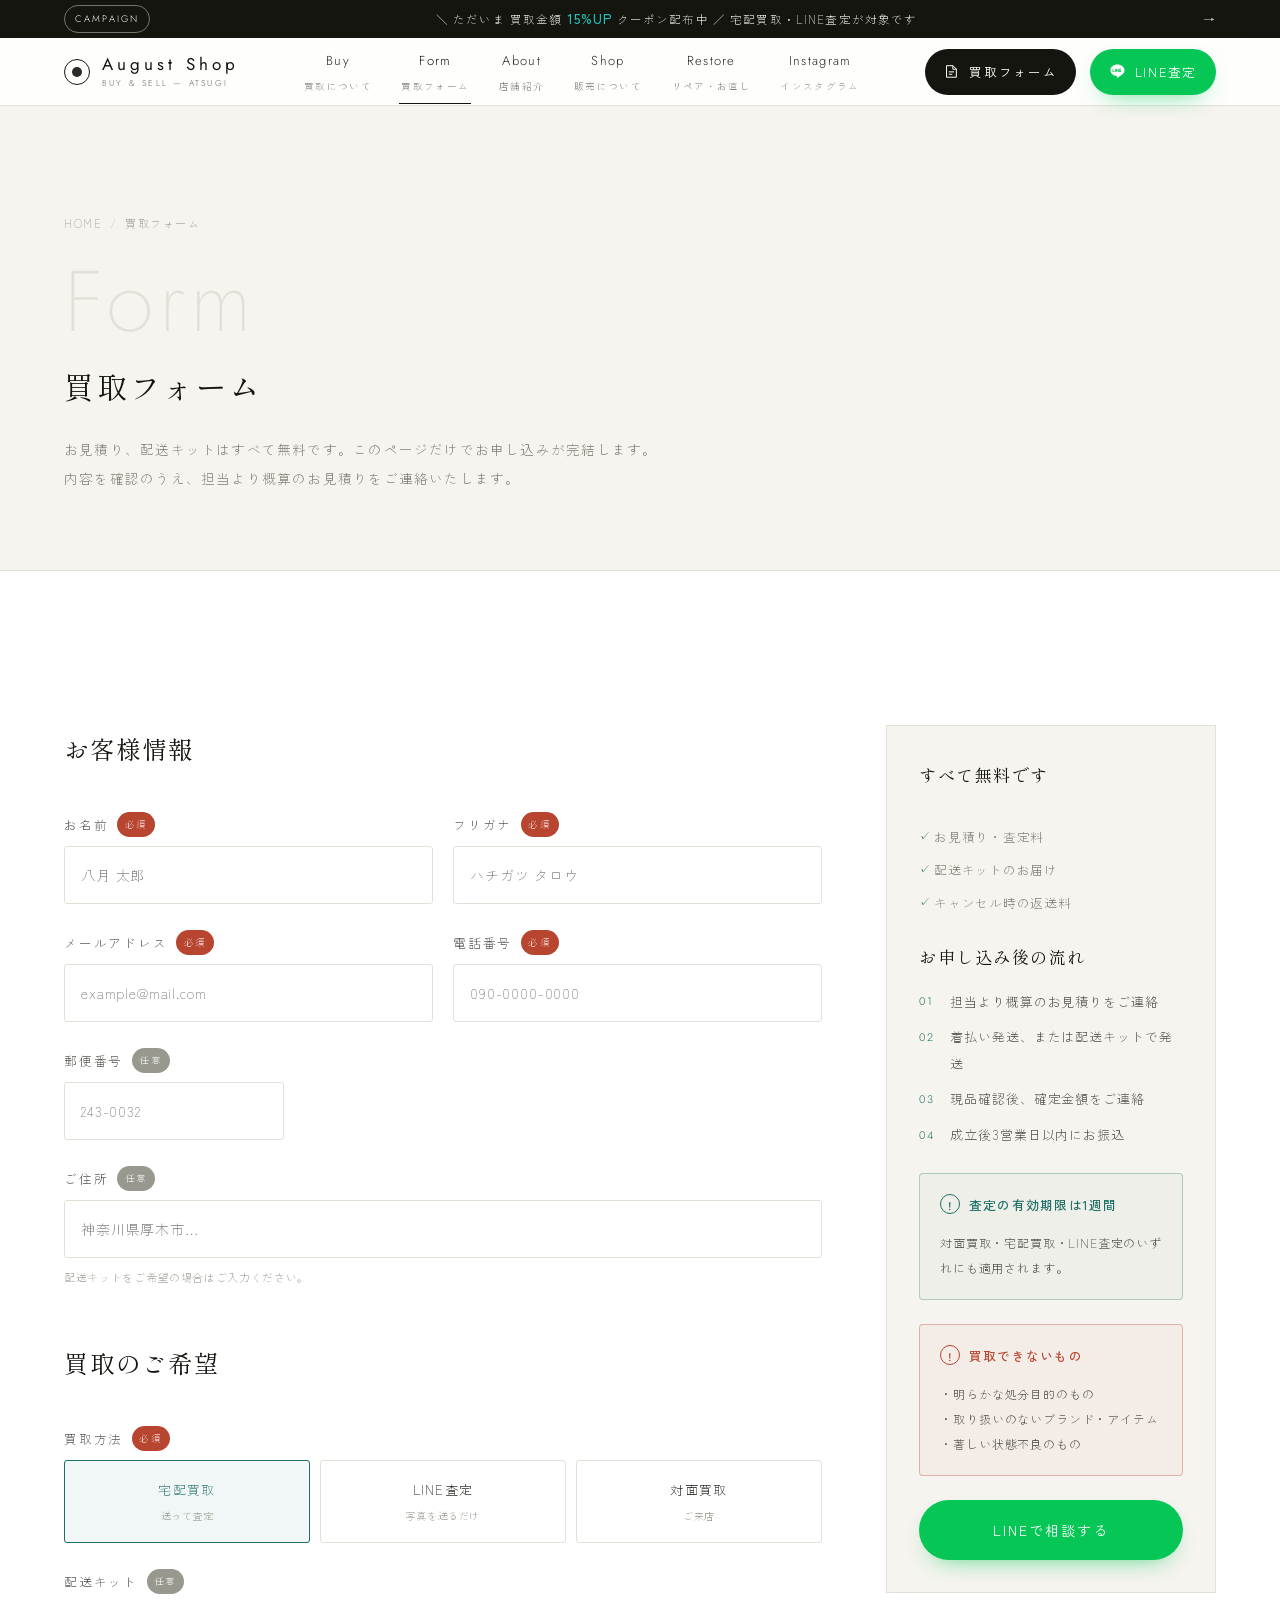
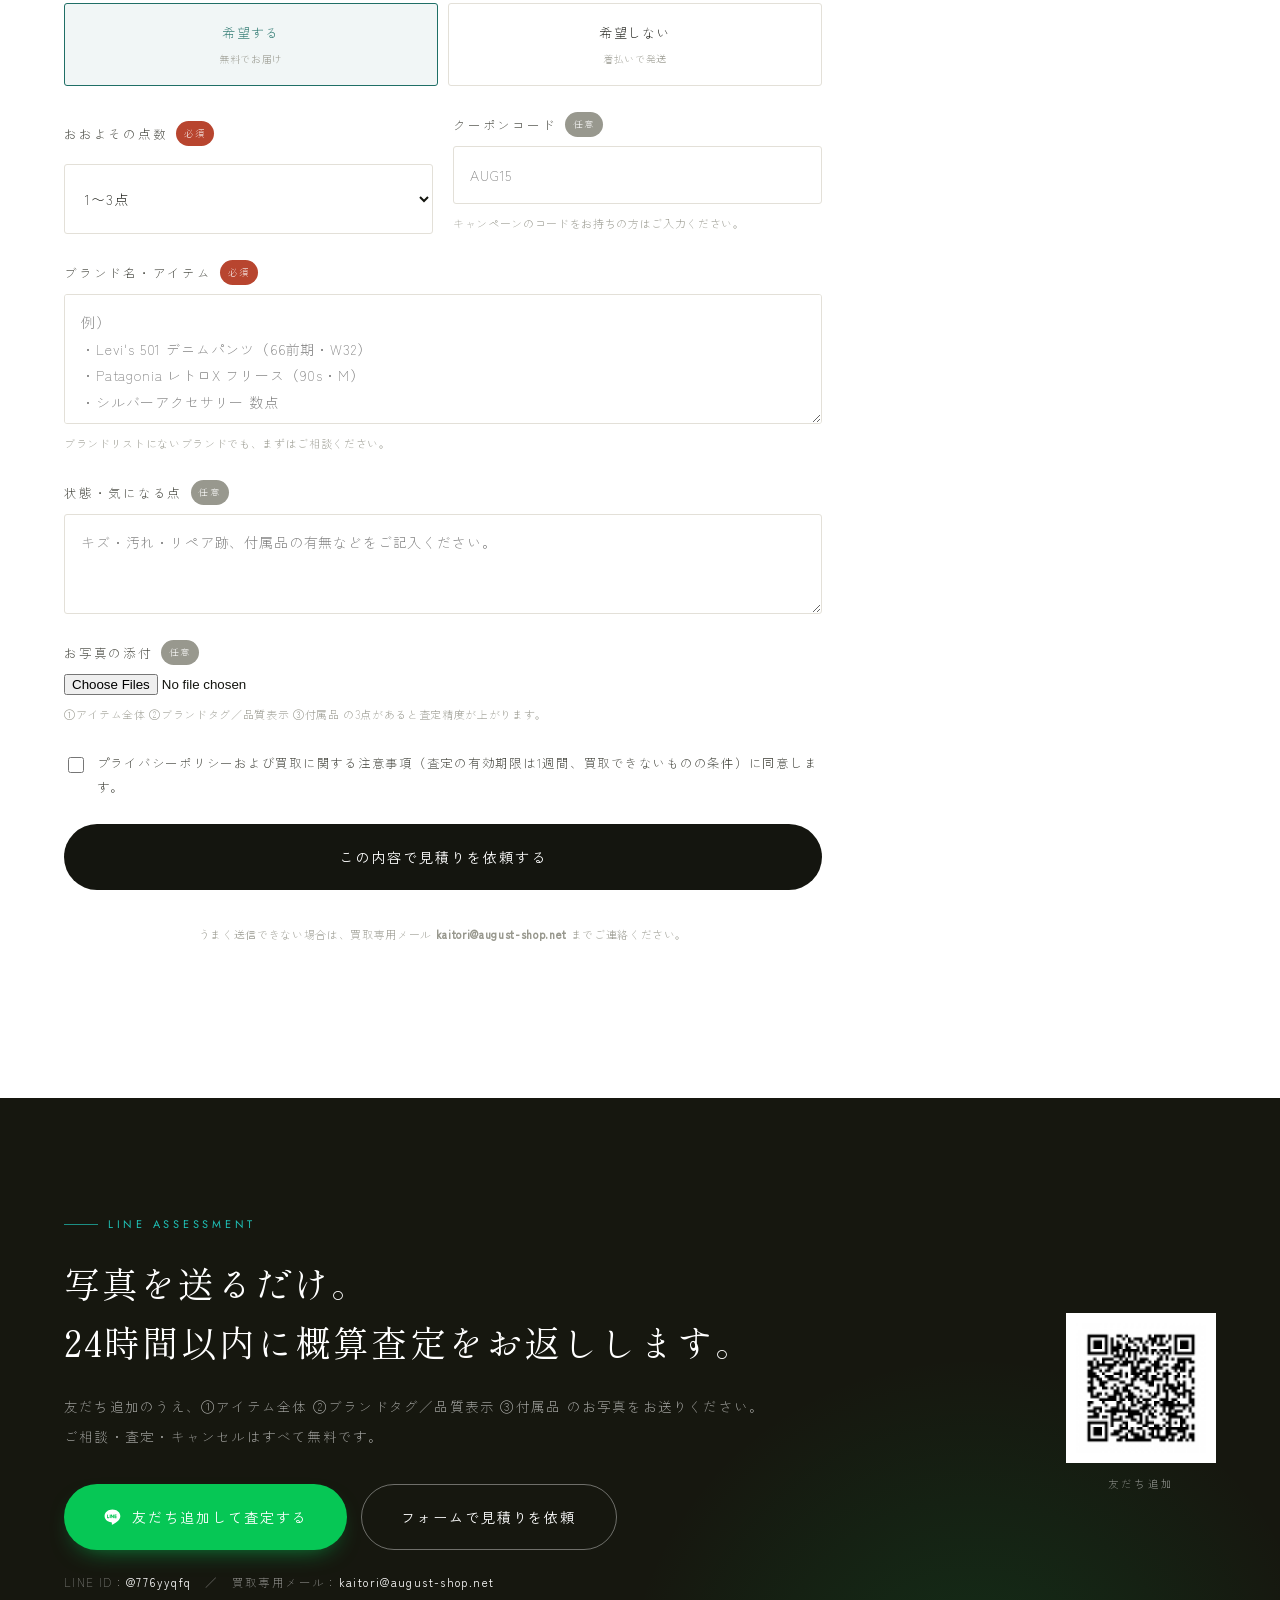
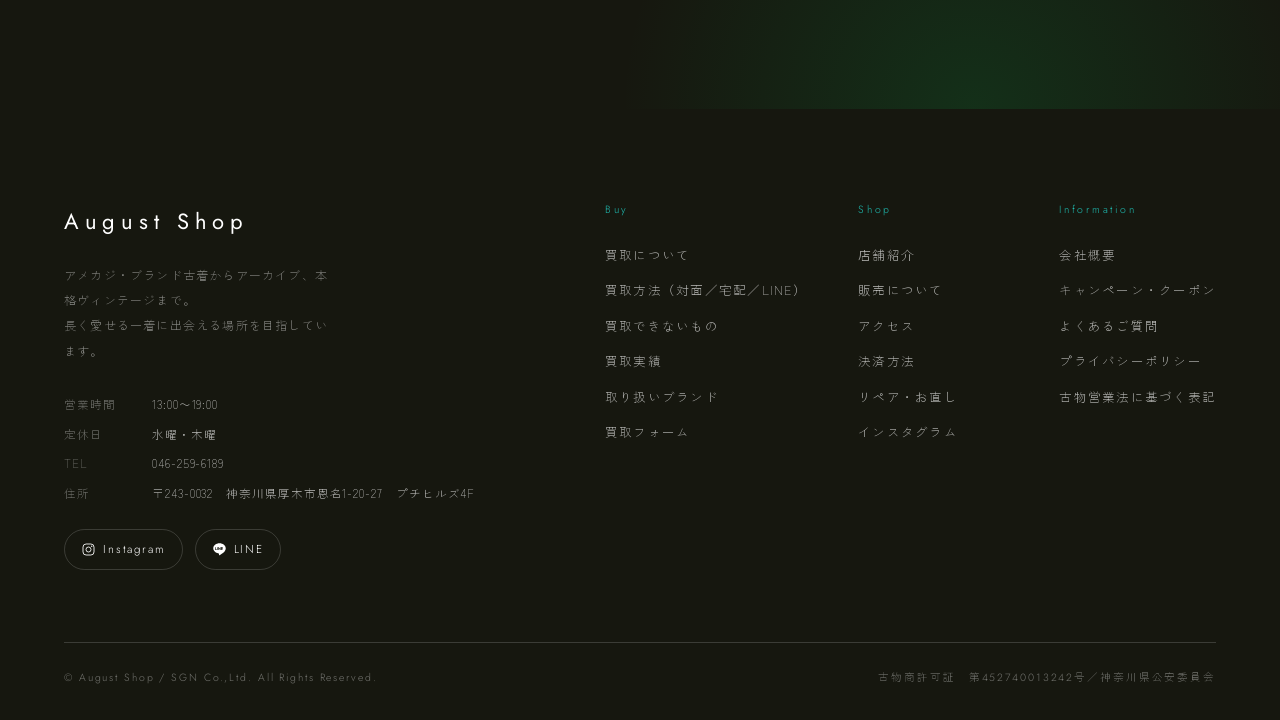
<file: form.html>
<!DOCTYPE html>
<html lang="ja" class="no-js">
<!-- @common:head -->
<head>
<meta charset="utf-8">
<meta name="viewport" content="width=device-width, initial-scale=1">
<title>買取フォーム｜August Shop</title>
<meta name="description" content="August Shop の買取フォーム。お見積り・配送キットはすべて無料。このページだけでお申し込みが完結します。買取専用メール kaitori@august-shop.net">
<meta name="theme-color" content="#14150f">
<meta name="format-detection" content="telephone=no">
<!-- 確認用URLのため検索エンジンには登録させません（本番公開時は PREVIEW=False） -->
<meta name="robots" content="noindex, nofollow">

<!-- OGP / Twitter -->
<meta property="og:type" content="article">
<meta property="og:site_name" content="August Shop">
<meta property="og:locale" content="ja_JP">
<meta property="og:title" content="買取フォーム｜August Shop">
<meta property="og:description" content="August Shop の買取フォーム。お見積り・配送キットはすべて無料。このページだけでお申し込みが完結します。買取専用メール kaitori@august-shop.net">
<meta property="og:url" content="https://uitarosen.github.io/test-shop-ver2.0/form.html">
<meta property="og:image" content="https://uitarosen.github.io/test-shop-ver2.0/assets/img/og.jpg">
<meta property="og:image:width" content="1200">
<meta property="og:image:height" content="630">
<meta name="twitter:card" content="summary_large_image">

<!-- Icons -->
<link rel="icon" href="assets/icon/favicon.svg" type="image/svg+xml">
<link rel="apple-touch-icon" href="assets/icon/apple-touch-icon.png">

<!-- Webフォントはローカル同梱（assets/fonts）。CDN配信に戻す方法は README.md を参照 -->
<link rel="stylesheet" href="assets/css/fonts.css">
<link rel="stylesheet" href="assets/css/style.css">

<!-- JS有効時のみのスタイル切り替え -->
<script>document.documentElement.classList.remove('no-js');</script>
<script type="application/ld+json">
{
  "@context": "https://schema.org",
  "@type": "BreadcrumbList",
  "itemListElement": [
    {
      "@type": "ListItem",
      "position": 1,
      "name": "ホーム",
      "item": "https://uitarosen.github.io/test-shop-ver2.0/"
    },
    {
      "@type": "ListItem",
      "position": 2,
      "name": "買取フォーム",
      "item": "https://uitarosen.github.io/test-shop-ver2.0/form.html"
    }
  ]
}
</script>
</head>
<!-- /@common:head -->
<body data-page="form.html">

<!-- @common:chrome -->
<a href="#top" class="skiplink">本文へスキップ</a>

<div class="topbar">
  <a href="index.html#campaign" class="topbar__inner">
    <span class="topbar__tag">CAMPAIGN</span>
    <span class="topbar__text">＼ ただいま 買取金額 <b>15%UP</b> クーポン配布中 ／ 宅配買取・LINE査定が対象です</span>
    <span class="topbar__arrow" aria-hidden="true">→</span>
  </a>
</div>

<header class="header" id="header">
  <div class="header__inner">
    <a href="index.html" class="logo" aria-label="August Shop ホーム">
      <span class="logo__mark" aria-hidden="true"></span>
      <span class="logo__text">
        <span class="logo__name">August Shop</span>
        <span class="logo__sub">BUY &amp; SELL — ATSUGI</span>
      </span>
    </a>

    <nav class="gnav" aria-label="メインナビゲーション">
      <a href="buy.html"><span>Buy</span><em>買取について</em></a>
      <a href="form.html" class="is-current" aria-current="page"><span>Form</span><em>買取フォーム</em></a>
      <a href="about.html"><span>About</span><em>店舗紹介</em></a>
      <a href="shop.html"><span>Shop</span><em>販売について</em></a>
      <a href="restore.html"><span>Restore</span><em>リペア・お直し</em></a>
      <a href="instagram.html"><span>Instagram</span><em>インスタグラム</em></a>
    </nav>

    <div class="header__actions">
      <a href="form.html" class="btn btn--dark btn--sm"><span class="btn__icon"><svg viewBox="0 0 24 24" fill="none" stroke="currentColor" stroke-width="1.4" aria-hidden="true"><path d="M5 3.8h9.2L19 8.6V20.2H5z"/><path d="M14 3.8v5h5"/><path d="M8.2 12.6h7.6M8.2 16h5"/></svg></span>買取フォーム</a>
      <a href="#line" class="btn btn--line btn--sm"><span class="btn__icon"><svg viewBox="0 0 24 24" fill="currentColor" aria-hidden="true"><path d="M12 2C6.5 2 2 5.66 2 10.16c0 4.03 3.57 7.4 8.39 8.04.33.07.77.22.89.5.1.26.07.66.03.92l-.14.86c-.04.26-.2 1.02.89.56 1.1-.46 5.9-3.48 8.05-5.95C21.5 13.5 22 11.9 22 10.16 22 5.66 17.5 2 12 2ZM7.5 12.9H5.62a.5.5 0 0 1-.5-.5V8.6a.5.5 0 0 1 1 0v3.3H7.5a.5.5 0 0 1 0 1Zm2.05-.5a.5.5 0 0 1-1 0V8.6a.5.5 0 0 1 1 0v3.8Zm4.2 0a.5.5 0 0 1-.9.3l-1.93-2.62v2.32a.5.5 0 0 1-1 0V8.6a.5.5 0 0 1 .9-.3l1.93 2.63V8.6a.5.5 0 0 1 1 0v3.8Zm3.13-2.4a.5.5 0 0 1 0 1h-1.38v.9h1.38a.5.5 0 0 1 0 1h-1.88a.5.5 0 0 1-.5-.5V8.6a.5.5 0 0 1 .5-.5h1.88a.5.5 0 0 1 0 1h-1.38v.9h1.38Z"/></svg></span>LINE査定</a>
      <button class="burger" id="burger" type="button" aria-label="メニューを開く" aria-expanded="false" aria-controls="drawer">
        <span></span><span></span>
      </button>
    </div>
  </div>
</header>

<div class="drawer" id="drawer" aria-hidden="true">
  <nav class="drawer__nav" aria-label="メニュー">
      <a href="buy.html"><span class="en">Buy</span><span class="jp">買取について</span></a>
      <a href="form.html" aria-current="page"><span class="en">Form</span><span class="jp">買取フォーム</span></a>
      <a href="about.html"><span class="en">About</span><span class="jp">店舗紹介</span></a>
      <a href="shop.html"><span class="en">Shop</span><span class="jp">販売について</span></a>
      <a href="restore.html"><span class="en">Restore</span><span class="jp">リペア・お直し</span></a>
      <a href="instagram.html"><span class="en">Instagram</span><span class="jp">インスタグラム</span></a>
  </nav>
  <div class="drawer__foot">
    <div class="drawer__btns">
      <a href="#line" class="btn btn--line btn--block"><span class="btn__icon"><svg viewBox="0 0 24 24" fill="currentColor" aria-hidden="true"><path d="M12 2C6.5 2 2 5.66 2 10.16c0 4.03 3.57 7.4 8.39 8.04.33.07.77.22.89.5.1.26.07.66.03.92l-.14.86c-.04.26-.2 1.02.89.56 1.1-.46 5.9-3.48 8.05-5.95C21.5 13.5 22 11.9 22 10.16 22 5.66 17.5 2 12 2ZM7.5 12.9H5.62a.5.5 0 0 1-.5-.5V8.6a.5.5 0 0 1 1 0v3.3H7.5a.5.5 0 0 1 0 1Zm2.05-.5a.5.5 0 0 1-1 0V8.6a.5.5 0 0 1 1 0v3.8Zm4.2 0a.5.5 0 0 1-.9.3l-1.93-2.62v2.32a.5.5 0 0 1-1 0V8.6a.5.5 0 0 1 .9-.3l1.93 2.63V8.6a.5.5 0 0 1 1 0v3.8Zm3.13-2.4a.5.5 0 0 1 0 1h-1.38v.9h1.38a.5.5 0 0 1 0 1h-1.88a.5.5 0 0 1-.5-.5V8.6a.5.5 0 0 1 .5-.5h1.88a.5.5 0 0 1 0 1h-1.38v.9h1.38Z"/></svg></span>LINEで査定する</a>
      <a href="form.html" class="btn btn--outline btn--block"><span class="btn__icon"><svg viewBox="0 0 24 24" fill="none" stroke="currentColor" stroke-width="1.4" aria-hidden="true"><path d="M5 3.8h9.2L19 8.6V20.2H5z"/><path d="M14 3.8v5h5"/><path d="M8.2 12.6h7.6M8.2 16h5"/></svg></span>買取フォームで見積り</a>
    </div>
    <p class="drawer__note">
      TEL <a href="tel:046-259-6189">046-259-6189</a>／営業 13:00〜19:00（定休日：水曜・木曜）
    </p>
  </div>
</div>
<!-- /@common:chrome -->

<main id="top">


  <section class="page-hero">
    <div class="container">
      <nav class="crumb" aria-label="パンくずリスト"><a href="index.html">HOME</a><span>買取フォーム</span></nav>
      <p class="page-hero__en">Form</p>
      <h1 class="page-hero__jp">買取フォーム</h1>
      <p class="page-hero__lead">
        お見積り、配送キットはすべて無料です。このページだけでお申し込みが完結します。<br>
        内容を確認のうえ、担当より概算のお見積りをご連絡いたします。
      </p>
    </div>
  </section>

  <section class="section">
    <div class="container">
      <div class="formgrid">

        <!-- ---------- FORM ---------- -->
        <div>
          <div class="formdone" id="formdone" hidden>
            <h3>お申し込みありがとうございます</h3>
            <p>
              内容を確認のうえ、担当より概算のお見積りをご連絡いたします。<br>
              しばらく経っても返信がない場合は、お手数ですが LINE またはお電話でご連絡ください。
            </p>
          </div>

          <!-- TODO(公開前): data-endpoint に送信先URL（Formspree / Google Apps Script 等）を設定してください。
                 空のままだと送信ボタンは「LINE・メールでの連絡」を案内します。詳細は README.md -->
          <form id="buyform" data-endpoint="" method="post" enctype="multipart/form-data" novalidate>
            <div class="split-head"><h3>お客様情報</h3></div>

            <div class="field__row">
              <div class="field">
                <label class="field__label" for="name">お名前 <span class="req">必須</span></label>
                <input type="text" id="name" name="name" required autocomplete="name" placeholder="八月 太郎">
              </div>
              <div class="field">
                <label class="field__label" for="kana">フリガナ <span class="req">必須</span></label>
                <input type="text" id="kana" name="kana" required placeholder="ハチガツ タロウ">
              </div>
            </div>

            <div class="field__row">
              <div class="field">
                <label class="field__label" for="email">メールアドレス <span class="req">必須</span></label>
                <input type="email" id="email" name="email" required autocomplete="email" placeholder="example@mail.com">
              </div>
              <div class="field">
                <label class="field__label" for="tel">電話番号 <span class="req">必須</span></label>
                <input type="tel" id="tel" name="tel" required autocomplete="tel" placeholder="090-0000-0000">
              </div>
            </div>

            <div class="field">
              <label class="field__label" for="zip">郵便番号 <span class="opt">任意</span></label>
              <input type="text" id="zip" name="zip" autocomplete="postal-code" placeholder="243-0032" style="max-width:220px">
            </div>

            <div class="field">
              <label class="field__label" for="address">ご住所 <span class="opt">任意</span></label>
              <input type="text" id="address" name="address" autocomplete="street-address" placeholder="神奈川県厚木市…">
              <p class="field__note">配送キットをご希望の場合はご入力ください。</p>
            </div>

            <div class="split-head mt-l"><h3>買取のご希望</h3></div>

            <div class="field">
              <span class="field__label">買取方法 <span class="req">必須</span></span>
              <div class="choices">
                <label class="choice">
                  <input type="radio" name="method" value="宅配買取" checked required>
                  <span>宅配買取<small>送って査定</small></span>
                </label>
                <label class="choice">
                  <input type="radio" name="method" value="LINE査定">
                  <span>LINE査定<small>写真を送るだけ</small></span>
                </label>
                <label class="choice">
                  <input type="radio" name="method" value="対面買取">
                  <span>対面買取<small>ご来店</small></span>
                </label>
              </div>
            </div>

            <div class="field">
              <span class="field__label">配送キット <span class="opt">任意</span></span>
              <div class="choices" style="grid-template-columns:1fr 1fr">
                <label class="choice">
                  <input type="radio" name="kit" value="希望する" checked>
                  <span>希望する<small>無料でお届け</small></span>
                </label>
                <label class="choice">
                  <input type="radio" name="kit" value="希望しない">
                  <span>希望しない<small>着払いで発送</small></span>
                </label>
              </div>
            </div>

            <div class="field__row">
              <div class="field">
                <label class="field__label" for="count">おおよその点数 <span class="req">必須</span></label>
                <select id="count" name="count" required>
                  <option value="1〜3点">1〜3点</option>
                  <option value="4〜9点">4〜9点</option>
                  <option value="10〜19点">10〜19点</option>
                  <option value="20点以上">20点以上</option>
                </select>
              </div>
              <div class="field">
                <label class="field__label" for="coupon">クーポンコード <span class="opt">任意</span></label>
                <input type="text" id="coupon" name="coupon" placeholder="AUG15">
                <p class="field__note">キャンペーンのコードをお持ちの方はご入力ください。</p>
              </div>
            </div>

            <div class="field">
              <label class="field__label" for="brands">ブランド名・アイテム <span class="req">必須</span></label>
              <textarea id="brands" name="brands" required placeholder="例）
・Levi's 501 デニムパンツ（66前期・W32）
・Patagonia レトロX フリース（90s・M）
・シルバーアクセサリー 数点"></textarea>
              <p class="field__note">ブランドリストにないブランドでも、まずはご相談ください。</p>
            </div>

            <div class="field">
              <label class="field__label" for="condition">状態・気になる点 <span class="opt">任意</span></label>
              <textarea id="condition" name="condition" placeholder="キズ・汚れ・リペア跡、付属品の有無などをご記入ください。" style="min-height:100px"></textarea>
            </div>

            <div class="field">
              <label class="field__label" for="photos">お写真の添付 <span class="opt">任意</span></label>
              <input type="file" id="photos" name="photos" multiple accept="image/*">
              <p class="field__note">①アイテム全体 ②ブランドタグ／品質表示 ③付属品 の3点があると査定精度が上がります。</p>
            </div>

            <div class="field">
              <label class="agree">
                <input type="checkbox" name="agree" required>
                <span>プライバシーポリシーおよび買取に関する注意事項（査定の有効期限は1週間、買取できないものの条件）に同意します。</span>
              </label>
            </div>

            <button type="submit" class="btn btn--dark btn--lg" style="width:100%">この内容で見積りを依頼する</button>
            <p class="field__note center mt-m">
              うまく送信できない場合は、買取専用メール <b>kaitori@august-shop.net</b> までご連絡ください。
            </p>
          </form>
        </div>

        <!-- ---------- SIDE ---------- -->
        <aside class="formside">
          <div>
            <h3>すべて無料です</h3>
            <ul class="formside__list mt-m">
              <li>お見積り・査定料</li>
              <li>配送キットのお届け</li>
              <li>キャンセル時の返送料</li>
            </ul>
          </div>

          <div>
            <h3>お申し込み後の流れ</h3>
            <ol class="numlist" style="margin-top:1em">
              <li>担当より概算のお見積りをご連絡</li>
              <li>着払い発送、または配送キットで発送</li>
              <li>現品確認後、確定金額をご連絡</li>
              <li>成立後3営業日以内にお振込</li>
            </ol>
          </div>

          <div class="notice notice--accent" style="padding:18px 20px">
            <p class="notice__head" style="font-size:12.5px">査定の有効期限は1週間</p>
            <p class="notice__body" style="font-size:12px">対面買取・宅配買取・LINE査定のいずれにも適用されます。</p>
          </div>

          <div class="notice notice--alert" style="padding:18px 20px">
            <p class="notice__head" style="font-size:12.5px">買取できないもの</p>
            <ul class="notice__body" style="font-size:12px">
              <li>明らかな処分目的のもの</li>
              <li>取り扱いのないブランド・アイテム</li>
              <li>著しい状態不良のもの</li>
            </ul>
          </div>

          <a href="#line" class="btn btn--line btn--block">LINEで相談する</a>
        </aside>

      </div>
    </div>
  </section>

</main>

<!-- @common:foot -->

<section class="linecta" id="line">
  <div class="container">
    <div class="linecta__inner">
      <div class="linecta__body">
        <p class="eyebrow eyebrow--light">LINE Assessment</p>
        <h2 class="linecta__title">写真を送るだけ。<br>24時間以内に概算査定をお返しします。</h2>
        <p class="linecta__text">
          友だち追加のうえ、①アイテム全体 ②ブランドタグ／品質表示 ③付属品 のお写真をお送りください。<br>
          ご相談・査定・キャンセルはすべて無料です。
        </p>
        <div class="linecta__actions">
          <a href="https://line.me/R/ti/p/%40776yyqfq" class="btn btn--line btn--lg" target="_blank" rel="noopener"><span class="btn__icon"><svg viewBox="0 0 24 24" fill="currentColor" aria-hidden="true"><path d="M12 2C6.5 2 2 5.66 2 10.16c0 4.03 3.57 7.4 8.39 8.04.33.07.77.22.89.5.1.26.07.66.03.92l-.14.86c-.04.26-.2 1.02.89.56 1.1-.46 5.9-3.48 8.05-5.95C21.5 13.5 22 11.9 22 10.16 22 5.66 17.5 2 12 2ZM7.5 12.9H5.62a.5.5 0 0 1-.5-.5V8.6a.5.5 0 0 1 1 0v3.3H7.5a.5.5 0 0 1 0 1Zm2.05-.5a.5.5 0 0 1-1 0V8.6a.5.5 0 0 1 1 0v3.8Zm4.2 0a.5.5 0 0 1-.9.3l-1.93-2.62v2.32a.5.5 0 0 1-1 0V8.6a.5.5 0 0 1 .9-.3l1.93 2.63V8.6a.5.5 0 0 1 1 0v3.8Zm3.13-2.4a.5.5 0 0 1 0 1h-1.38v.9h1.38a.5.5 0 0 1 0 1h-1.88a.5.5 0 0 1-.5-.5V8.6a.5.5 0 0 1 .5-.5h1.88a.5.5 0 0 1 0 1h-1.38v.9h1.38Z"/></svg></span>友だち追加して査定する</a>
          <a href="form.html" class="btn btn--outline btn--lg">フォームで見積りを依頼</a>
        </div>
        <p class="linecta__meta">LINE ID：<b>@776yyqfq</b>　／　買取専用メール：<b>kaitori@august-shop.net</b></p>
      </div>
      <div class="linecta__qr">
        <div class="qr">
          <div class="qr__frame">
            <img src="assets/icon/line-qr.png" alt="August Shop 公式LINEの友だち追加用QRコード" width="300" height="300" loading="lazy" decoding="async">
          </div>
          <p>友だち追加</p>
        </div>
      </div>
    </div>
  </div>
</section>

<footer class="footer">
  <div class="container">
    <div class="footer__top">
      <div class="footer__brand">
        <span class="logo__name logo__name--lg">August Shop</span>
        <p class="footer__tagline">
          アメカジ・ブランド古着からアーカイブ、本格ヴィンテージまで。<br>
          長く愛せる一着に出会える場所を目指しています。
        </p>
        <dl class="footer__info">
          <div><dt>営業時間</dt><dd>13:00〜19:00</dd></div>
          <div><dt>定休日</dt><dd>水曜・木曜</dd></div>
          <div><dt>TEL</dt><dd><a href="tel:046-259-6189">046-259-6189</a></dd></div>
          <div><dt>住所</dt><dd>〒243-0032　神奈川県厚木市恩名1-20-27　プチヒルズ4F</dd></div>
        </dl>
        <div class="footer__sns">
          <a href="https://www.instagram.com/august_shop/" target="_blank" rel="noopener"><svg viewBox="0 0 24 24" fill="none" stroke="currentColor" stroke-width="1.4" aria-hidden="true"><rect x="3.2" y="3.2" width="17.6" height="17.6" rx="5"/><circle cx="12" cy="12" r="4"/><circle cx="17.2" cy="6.8" r="1.1" fill="currentColor" stroke="none"/></svg>Instagram</a>
          <a href="https://line.me/R/ti/p/%40776yyqfq" target="_blank" rel="noopener"><svg viewBox="0 0 24 24" fill="currentColor" aria-hidden="true"><path d="M12 2C6.5 2 2 5.66 2 10.16c0 4.03 3.57 7.4 8.39 8.04.33.07.77.22.89.5.1.26.07.66.03.92l-.14.86c-.04.26-.2 1.02.89.56 1.1-.46 5.9-3.48 8.05-5.95C21.5 13.5 22 11.9 22 10.16 22 5.66 17.5 2 12 2ZM7.5 12.9H5.62a.5.5 0 0 1-.5-.5V8.6a.5.5 0 0 1 1 0v3.3H7.5a.5.5 0 0 1 0 1Zm2.05-.5a.5.5 0 0 1-1 0V8.6a.5.5 0 0 1 1 0v3.8Zm4.2 0a.5.5 0 0 1-.9.3l-1.93-2.62v2.32a.5.5 0 0 1-1 0V8.6a.5.5 0 0 1 .9-.3l1.93 2.63V8.6a.5.5 0 0 1 1 0v3.8Zm3.13-2.4a.5.5 0 0 1 0 1h-1.38v.9h1.38a.5.5 0 0 1 0 1h-1.88a.5.5 0 0 1-.5-.5V8.6a.5.5 0 0 1 .5-.5h1.88a.5.5 0 0 1 0 1h-1.38v.9h1.38Z"/></svg>LINE</a>
        </div>
      </div>
      <nav class="footer__nav" aria-label="フッターナビゲーション">
        <div>
          <p class="footer__navhead">Buy</p>
          <a href="buy.html">買取について</a>
          <a href="buy.html#methods">買取方法（対面／宅配／LINE）</a>
          <a href="buy.html#ng">買取できないもの</a>
          <a href="buy.html#results">買取実績</a>
          <a href="buy.html#brands">取り扱いブランド</a>
          <a href="form.html">買取フォーム</a>
        </div>
        <div>
          <p class="footer__navhead">Shop</p>
          <a href="about.html">店舗紹介</a>
          <a href="shop.html">販売について</a>
          <a href="shop.html#access">アクセス</a>
          <a href="shop.html#payment">決済方法</a>
          <a href="restore.html">リペア・お直し</a>
          <a href="instagram.html">インスタグラム</a>
        </div>
        <div>
          <p class="footer__navhead">Information</p>
          <a href="about.html#company">会社概要</a>
          <a href="index.html#campaign">キャンペーン・クーポン</a>
          <a href="buy.html#faq">よくあるご質問</a>
          <a href="privacy.html">プライバシーポリシー</a>
          <a href="about.html#company">古物営業法に基づく表記</a>
        </div>
      </nav>
    </div>
    <div class="footer__bottom">
      <p class="footer__copy">© August Shop / SGN Co.,Ltd. All Rights Reserved.</p>
      <p class="footer__mock">古物商許可証　第452740013242号／神奈川県公安委員会</p>
    </div>
  </div>
</footer>

<div class="actionbar">
  <a href="#line" class="actionbar__btn actionbar__btn--line">
    <span class="actionbar__icon"><svg viewBox="0 0 24 24" fill="currentColor" aria-hidden="true"><path d="M12 2C6.5 2 2 5.66 2 10.16c0 4.03 3.57 7.4 8.39 8.04.33.07.77.22.89.5.1.26.07.66.03.92l-.14.86c-.04.26-.2 1.02.89.56 1.1-.46 5.9-3.48 8.05-5.95C21.5 13.5 22 11.9 22 10.16 22 5.66 17.5 2 12 2ZM7.5 12.9H5.62a.5.5 0 0 1-.5-.5V8.6a.5.5 0 0 1 1 0v3.3H7.5a.5.5 0 0 1 0 1Zm2.05-.5a.5.5 0 0 1-1 0V8.6a.5.5 0 0 1 1 0v3.8Zm4.2 0a.5.5 0 0 1-.9.3l-1.93-2.62v2.32a.5.5 0 0 1-1 0V8.6a.5.5 0 0 1 .9-.3l1.93 2.63V8.6a.5.5 0 0 1 1 0v3.8Zm3.13-2.4a.5.5 0 0 1 0 1h-1.38v.9h1.38a.5.5 0 0 1 0 1h-1.88a.5.5 0 0 1-.5-.5V8.6a.5.5 0 0 1 .5-.5h1.88a.5.5 0 0 1 0 1h-1.38v.9h1.38Z"/></svg></span>
    <span class="actionbar__label"><b>LINE査定</b><small>写真を送るだけ</small></span>
  </a>
  <a href="form.html" class="actionbar__btn actionbar__btn--form">
    <span class="actionbar__icon"><svg viewBox="0 0 24 24" fill="none" stroke="currentColor" stroke-width="1.4" aria-hidden="true"><path d="M5 3.8h9.2L19 8.6V20.2H5z"/><path d="M14 3.8v5h5"/><path d="M8.2 12.6h7.6M8.2 16h5"/></svg></span>
    <span class="actionbar__label"><b>買取フォーム</b><small>HP内で完結</small></span>
  </a>
  <a href="tel:046-259-6189" class="actionbar__btn actionbar__btn--tel">
    <span class="actionbar__icon"><svg viewBox="0 0 24 24" fill="none" stroke="currentColor" stroke-width="1.4" aria-hidden="true"><path d="M6.4 3.8h3l1.5 3.7-2 1.4a12 12 0 0 0 5.2 5.2l1.4-2 3.7 1.5v3a1.6 1.6 0 0 1-1.8 1.6C10.9 17.5 6.5 13.1 4.8 5.6A1.6 1.6 0 0 1 6.4 3.8Z"/></svg></span>
    <span class="actionbar__label"><b>お電話</b><small>046-259-6189</small></span>
  </a>
</div>

<script src="assets/js/main.js" defer></script>
<!-- /@common:foot -->
</body>
</html>
</file>
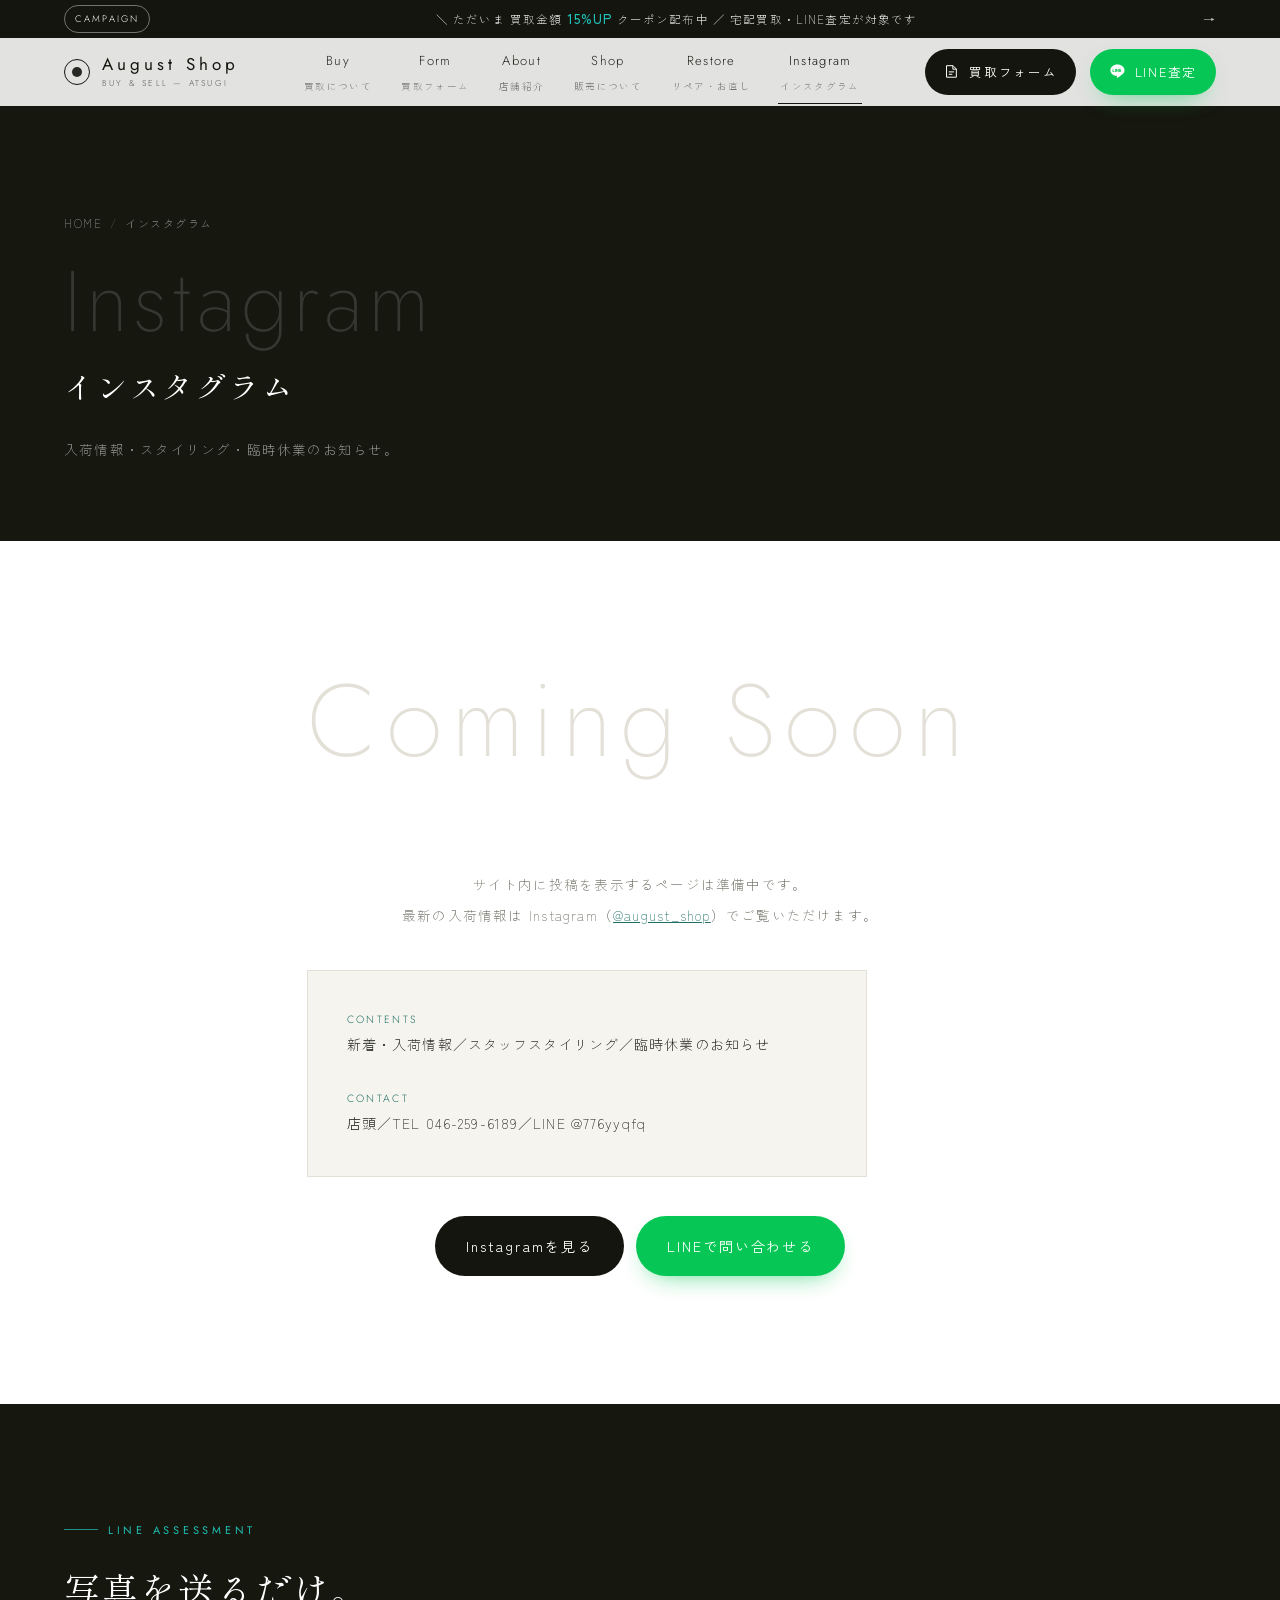
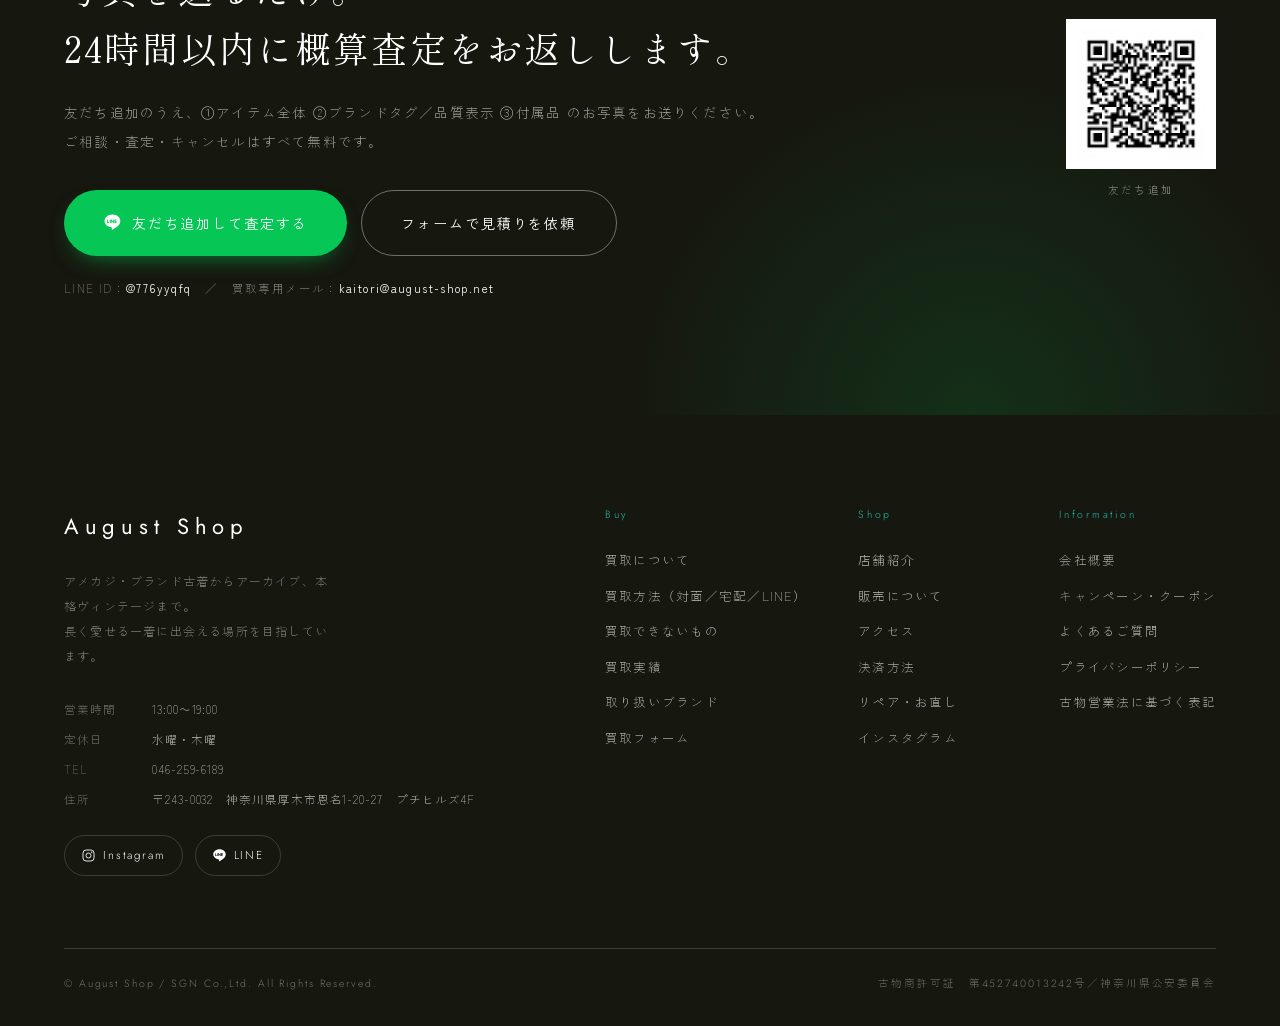
<file: instagram.html>
<!DOCTYPE html>
<html lang="ja" class="no-js">
<!-- @common:head -->
<head>
<meta charset="utf-8">
<meta name="viewport" content="width=device-width, initial-scale=1">
<title>インスタグラム｜August Shop</title>
<meta name="description" content="August Shop の Instagram。新着・入荷情報、スタッフのスタイリング、臨時休業のお知らせを発信しています。">
<meta name="theme-color" content="#14150f">
<meta name="format-detection" content="telephone=no">
<!-- 確認用URLのため検索エンジンには登録させません（本番公開時は PREVIEW=False） -->
<meta name="robots" content="noindex, nofollow">

<!-- OGP / Twitter -->
<meta property="og:type" content="article">
<meta property="og:site_name" content="August Shop">
<meta property="og:locale" content="ja_JP">
<meta property="og:title" content="インスタグラム｜August Shop">
<meta property="og:description" content="August Shop の Instagram。新着・入荷情報、スタッフのスタイリング、臨時休業のお知らせを発信しています。">
<meta property="og:url" content="https://uitarosen.github.io/test-shop-ver2.0/instagram.html">
<meta property="og:image" content="https://uitarosen.github.io/test-shop-ver2.0/assets/img/og.jpg">
<meta property="og:image:width" content="1200">
<meta property="og:image:height" content="630">
<meta name="twitter:card" content="summary_large_image">

<!-- Icons -->
<link rel="icon" href="assets/icon/favicon.svg" type="image/svg+xml">
<link rel="apple-touch-icon" href="assets/icon/apple-touch-icon.png">

<!-- Webフォントはローカル同梱（assets/fonts）。CDN配信に戻す方法は README.md を参照 -->
<link rel="stylesheet" href="assets/css/fonts.css">
<link rel="stylesheet" href="assets/css/style.css">

<!-- JS有効時のみのスタイル切り替え -->
<script>document.documentElement.classList.remove('no-js');</script>
<script type="application/ld+json">
{
  "@context": "https://schema.org",
  "@type": "BreadcrumbList",
  "itemListElement": [
    {
      "@type": "ListItem",
      "position": 1,
      "name": "ホーム",
      "item": "https://uitarosen.github.io/test-shop-ver2.0/"
    },
    {
      "@type": "ListItem",
      "position": 2,
      "name": "インスタグラム",
      "item": "https://uitarosen.github.io/test-shop-ver2.0/instagram.html"
    }
  ]
}
</script>
</head>
<!-- /@common:head -->
<body data-page="instagram.html">

<!-- @common:chrome -->
<a href="#top" class="skiplink">本文へスキップ</a>

<div class="topbar">
  <a href="index.html#campaign" class="topbar__inner">
    <span class="topbar__tag">CAMPAIGN</span>
    <span class="topbar__text">＼ ただいま 買取金額 <b>15%UP</b> クーポン配布中 ／ 宅配買取・LINE査定が対象です</span>
    <span class="topbar__arrow" aria-hidden="true">→</span>
  </a>
</div>

<header class="header" id="header">
  <div class="header__inner">
    <a href="index.html" class="logo" aria-label="August Shop ホーム">
      <span class="logo__mark" aria-hidden="true"></span>
      <span class="logo__text">
        <span class="logo__name">August Shop</span>
        <span class="logo__sub">BUY &amp; SELL — ATSUGI</span>
      </span>
    </a>

    <nav class="gnav" aria-label="メインナビゲーション">
      <a href="buy.html"><span>Buy</span><em>買取について</em></a>
      <a href="form.html"><span>Form</span><em>買取フォーム</em></a>
      <a href="about.html"><span>About</span><em>店舗紹介</em></a>
      <a href="shop.html"><span>Shop</span><em>販売について</em></a>
      <a href="restore.html"><span>Restore</span><em>リペア・お直し</em></a>
      <a href="instagram.html" class="is-current" aria-current="page"><span>Instagram</span><em>インスタグラム</em></a>
    </nav>

    <div class="header__actions">
      <a href="form.html" class="btn btn--dark btn--sm"><span class="btn__icon"><svg viewBox="0 0 24 24" fill="none" stroke="currentColor" stroke-width="1.4" aria-hidden="true"><path d="M5 3.8h9.2L19 8.6V20.2H5z"/><path d="M14 3.8v5h5"/><path d="M8.2 12.6h7.6M8.2 16h5"/></svg></span>買取フォーム</a>
      <a href="#line" class="btn btn--line btn--sm"><span class="btn__icon"><svg viewBox="0 0 24 24" fill="currentColor" aria-hidden="true"><path d="M12 2C6.5 2 2 5.66 2 10.16c0 4.03 3.57 7.4 8.39 8.04.33.07.77.22.89.5.1.26.07.66.03.92l-.14.86c-.04.26-.2 1.02.89.56 1.1-.46 5.9-3.48 8.05-5.95C21.5 13.5 22 11.9 22 10.16 22 5.66 17.5 2 12 2ZM7.5 12.9H5.62a.5.5 0 0 1-.5-.5V8.6a.5.5 0 0 1 1 0v3.3H7.5a.5.5 0 0 1 0 1Zm2.05-.5a.5.5 0 0 1-1 0V8.6a.5.5 0 0 1 1 0v3.8Zm4.2 0a.5.5 0 0 1-.9.3l-1.93-2.62v2.32a.5.5 0 0 1-1 0V8.6a.5.5 0 0 1 .9-.3l1.93 2.63V8.6a.5.5 0 0 1 1 0v3.8Zm3.13-2.4a.5.5 0 0 1 0 1h-1.38v.9h1.38a.5.5 0 0 1 0 1h-1.88a.5.5 0 0 1-.5-.5V8.6a.5.5 0 0 1 .5-.5h1.88a.5.5 0 0 1 0 1h-1.38v.9h1.38Z"/></svg></span>LINE査定</a>
      <button class="burger" id="burger" type="button" aria-label="メニューを開く" aria-expanded="false" aria-controls="drawer">
        <span></span><span></span>
      </button>
    </div>
  </div>
</header>

<div class="drawer" id="drawer" aria-hidden="true">
  <nav class="drawer__nav" aria-label="メニュー">
      <a href="buy.html"><span class="en">Buy</span><span class="jp">買取について</span></a>
      <a href="form.html"><span class="en">Form</span><span class="jp">買取フォーム</span></a>
      <a href="about.html"><span class="en">About</span><span class="jp">店舗紹介</span></a>
      <a href="shop.html"><span class="en">Shop</span><span class="jp">販売について</span></a>
      <a href="restore.html"><span class="en">Restore</span><span class="jp">リペア・お直し</span></a>
      <a href="instagram.html" aria-current="page"><span class="en">Instagram</span><span class="jp">インスタグラム</span></a>
  </nav>
  <div class="drawer__foot">
    <div class="drawer__btns">
      <a href="#line" class="btn btn--line btn--block"><span class="btn__icon"><svg viewBox="0 0 24 24" fill="currentColor" aria-hidden="true"><path d="M12 2C6.5 2 2 5.66 2 10.16c0 4.03 3.57 7.4 8.39 8.04.33.07.77.22.89.5.1.26.07.66.03.92l-.14.86c-.04.26-.2 1.02.89.56 1.1-.46 5.9-3.48 8.05-5.95C21.5 13.5 22 11.9 22 10.16 22 5.66 17.5 2 12 2ZM7.5 12.9H5.62a.5.5 0 0 1-.5-.5V8.6a.5.5 0 0 1 1 0v3.3H7.5a.5.5 0 0 1 0 1Zm2.05-.5a.5.5 0 0 1-1 0V8.6a.5.5 0 0 1 1 0v3.8Zm4.2 0a.5.5 0 0 1-.9.3l-1.93-2.62v2.32a.5.5 0 0 1-1 0V8.6a.5.5 0 0 1 .9-.3l1.93 2.63V8.6a.5.5 0 0 1 1 0v3.8Zm3.13-2.4a.5.5 0 0 1 0 1h-1.38v.9h1.38a.5.5 0 0 1 0 1h-1.88a.5.5 0 0 1-.5-.5V8.6a.5.5 0 0 1 .5-.5h1.88a.5.5 0 0 1 0 1h-1.38v.9h1.38Z"/></svg></span>LINEで査定する</a>
      <a href="form.html" class="btn btn--outline btn--block"><span class="btn__icon"><svg viewBox="0 0 24 24" fill="none" stroke="currentColor" stroke-width="1.4" aria-hidden="true"><path d="M5 3.8h9.2L19 8.6V20.2H5z"/><path d="M14 3.8v5h5"/><path d="M8.2 12.6h7.6M8.2 16h5"/></svg></span>買取フォームで見積り</a>
    </div>
    <p class="drawer__note">
      TEL <a href="tel:046-259-6189">046-259-6189</a>／営業 13:00〜19:00（定休日：水曜・木曜）
    </p>
  </div>
</div>
<!-- /@common:chrome -->

<main id="top">


  <section class="page-hero page-hero--dark">
    <div class="container">
      <nav class="crumb" aria-label="パンくずリスト"><a href="index.html">HOME</a><span>インスタグラム</span></nav>
      <p class="page-hero__en">Instagram</p>
      <h1 class="page-hero__jp">インスタグラム</h1>
      <p class="page-hero__lead">入荷情報・スタイリング・臨時休業のお知らせ。</p>
    </div>
  </section>

  <section class="soon">
    <div>
      <p class="soon__en reveal">Coming Soon</p>
      <p class="soon__jp reveal">ただいま準備中です</p>
      <p class="soon__text reveal">
        サイト内に投稿を表示するページは準備中です。<br>
        最新の入荷情報は Instagram（<a href="https://www.instagram.com/august_shop/" target="_blank" rel="noopener" style="color:var(--accent);text-decoration:underline">@august_shop</a>）でご覧いただけます。
      </p>

      <dl class="soon__box reveal">
        <div>
          <dt>CONTENTS</dt>
          <dd>新着・入荷情報／スタッフスタイリング／臨時休業のお知らせ</dd>
        </div>
        <div style="margin-top:1.2em">
          <dt>CONTACT</dt>
          <dd>店頭／TEL 046-259-6189／LINE @776yyqfq</dd>
        </div>
      </dl>

      <div class="soon__actions reveal">
        <a href="https://www.instagram.com/august_shop/" class="btn btn--dark" target="_blank" rel="noopener">Instagramを見る</a>
        <a href="#line" class="btn btn--line">LINEで問い合わせる</a>
      </div>
    </div>
  </section>

</main>

<!-- @common:foot -->

<section class="linecta" id="line">
  <div class="container">
    <div class="linecta__inner">
      <div class="linecta__body">
        <p class="eyebrow eyebrow--light">LINE Assessment</p>
        <h2 class="linecta__title">写真を送るだけ。<br>24時間以内に概算査定をお返しします。</h2>
        <p class="linecta__text">
          友だち追加のうえ、①アイテム全体 ②ブランドタグ／品質表示 ③付属品 のお写真をお送りください。<br>
          ご相談・査定・キャンセルはすべて無料です。
        </p>
        <div class="linecta__actions">
          <a href="https://line.me/R/ti/p/%40776yyqfq" class="btn btn--line btn--lg" target="_blank" rel="noopener"><span class="btn__icon"><svg viewBox="0 0 24 24" fill="currentColor" aria-hidden="true"><path d="M12 2C6.5 2 2 5.66 2 10.16c0 4.03 3.57 7.4 8.39 8.04.33.07.77.22.89.5.1.26.07.66.03.92l-.14.86c-.04.26-.2 1.02.89.56 1.1-.46 5.9-3.48 8.05-5.95C21.5 13.5 22 11.9 22 10.16 22 5.66 17.5 2 12 2ZM7.5 12.9H5.62a.5.5 0 0 1-.5-.5V8.6a.5.5 0 0 1 1 0v3.3H7.5a.5.5 0 0 1 0 1Zm2.05-.5a.5.5 0 0 1-1 0V8.6a.5.5 0 0 1 1 0v3.8Zm4.2 0a.5.5 0 0 1-.9.3l-1.93-2.62v2.32a.5.5 0 0 1-1 0V8.6a.5.5 0 0 1 .9-.3l1.93 2.63V8.6a.5.5 0 0 1 1 0v3.8Zm3.13-2.4a.5.5 0 0 1 0 1h-1.38v.9h1.38a.5.5 0 0 1 0 1h-1.88a.5.5 0 0 1-.5-.5V8.6a.5.5 0 0 1 .5-.5h1.88a.5.5 0 0 1 0 1h-1.38v.9h1.38Z"/></svg></span>友だち追加して査定する</a>
          <a href="form.html" class="btn btn--outline btn--lg">フォームで見積りを依頼</a>
        </div>
        <p class="linecta__meta">LINE ID：<b>@776yyqfq</b>　／　買取専用メール：<b>kaitori@august-shop.net</b></p>
      </div>
      <div class="linecta__qr">
        <div class="qr">
          <div class="qr__frame">
            <img src="assets/icon/line-qr.png" alt="August Shop 公式LINEの友だち追加用QRコード" width="300" height="300" loading="lazy" decoding="async">
          </div>
          <p>友だち追加</p>
        </div>
      </div>
    </div>
  </div>
</section>

<footer class="footer">
  <div class="container">
    <div class="footer__top">
      <div class="footer__brand">
        <span class="logo__name logo__name--lg">August Shop</span>
        <p class="footer__tagline">
          アメカジ・ブランド古着からアーカイブ、本格ヴィンテージまで。<br>
          長く愛せる一着に出会える場所を目指しています。
        </p>
        <dl class="footer__info">
          <div><dt>営業時間</dt><dd>13:00〜19:00</dd></div>
          <div><dt>定休日</dt><dd>水曜・木曜</dd></div>
          <div><dt>TEL</dt><dd><a href="tel:046-259-6189">046-259-6189</a></dd></div>
          <div><dt>住所</dt><dd>〒243-0032　神奈川県厚木市恩名1-20-27　プチヒルズ4F</dd></div>
        </dl>
        <div class="footer__sns">
          <a href="https://www.instagram.com/august_shop/" target="_blank" rel="noopener"><svg viewBox="0 0 24 24" fill="none" stroke="currentColor" stroke-width="1.4" aria-hidden="true"><rect x="3.2" y="3.2" width="17.6" height="17.6" rx="5"/><circle cx="12" cy="12" r="4"/><circle cx="17.2" cy="6.8" r="1.1" fill="currentColor" stroke="none"/></svg>Instagram</a>
          <a href="https://line.me/R/ti/p/%40776yyqfq" target="_blank" rel="noopener"><svg viewBox="0 0 24 24" fill="currentColor" aria-hidden="true"><path d="M12 2C6.5 2 2 5.66 2 10.16c0 4.03 3.57 7.4 8.39 8.04.33.07.77.22.89.5.1.26.07.66.03.92l-.14.86c-.04.26-.2 1.02.89.56 1.1-.46 5.9-3.48 8.05-5.95C21.5 13.5 22 11.9 22 10.16 22 5.66 17.5 2 12 2ZM7.5 12.9H5.62a.5.5 0 0 1-.5-.5V8.6a.5.5 0 0 1 1 0v3.3H7.5a.5.5 0 0 1 0 1Zm2.05-.5a.5.5 0 0 1-1 0V8.6a.5.5 0 0 1 1 0v3.8Zm4.2 0a.5.5 0 0 1-.9.3l-1.93-2.62v2.32a.5.5 0 0 1-1 0V8.6a.5.5 0 0 1 .9-.3l1.93 2.63V8.6a.5.5 0 0 1 1 0v3.8Zm3.13-2.4a.5.5 0 0 1 0 1h-1.38v.9h1.38a.5.5 0 0 1 0 1h-1.88a.5.5 0 0 1-.5-.5V8.6a.5.5 0 0 1 .5-.5h1.88a.5.5 0 0 1 0 1h-1.38v.9h1.38Z"/></svg>LINE</a>
        </div>
      </div>
      <nav class="footer__nav" aria-label="フッターナビゲーション">
        <div>
          <p class="footer__navhead">Buy</p>
          <a href="buy.html">買取について</a>
          <a href="buy.html#methods">買取方法（対面／宅配／LINE）</a>
          <a href="buy.html#ng">買取できないもの</a>
          <a href="buy.html#results">買取実績</a>
          <a href="buy.html#brands">取り扱いブランド</a>
          <a href="form.html">買取フォーム</a>
        </div>
        <div>
          <p class="footer__navhead">Shop</p>
          <a href="about.html">店舗紹介</a>
          <a href="shop.html">販売について</a>
          <a href="shop.html#access">アクセス</a>
          <a href="shop.html#payment">決済方法</a>
          <a href="restore.html">リペア・お直し</a>
          <a href="instagram.html">インスタグラム</a>
        </div>
        <div>
          <p class="footer__navhead">Information</p>
          <a href="about.html#company">会社概要</a>
          <a href="index.html#campaign">キャンペーン・クーポン</a>
          <a href="buy.html#faq">よくあるご質問</a>
          <a href="privacy.html">プライバシーポリシー</a>
          <a href="about.html#company">古物営業法に基づく表記</a>
        </div>
      </nav>
    </div>
    <div class="footer__bottom">
      <p class="footer__copy">© August Shop / SGN Co.,Ltd. All Rights Reserved.</p>
      <p class="footer__mock">古物商許可証　第452740013242号／神奈川県公安委員会</p>
    </div>
  </div>
</footer>

<div class="actionbar">
  <a href="#line" class="actionbar__btn actionbar__btn--line">
    <span class="actionbar__icon"><svg viewBox="0 0 24 24" fill="currentColor" aria-hidden="true"><path d="M12 2C6.5 2 2 5.66 2 10.16c0 4.03 3.57 7.4 8.39 8.04.33.07.77.22.89.5.1.26.07.66.03.92l-.14.86c-.04.26-.2 1.02.89.56 1.1-.46 5.9-3.48 8.05-5.95C21.5 13.5 22 11.9 22 10.16 22 5.66 17.5 2 12 2ZM7.5 12.9H5.62a.5.5 0 0 1-.5-.5V8.6a.5.5 0 0 1 1 0v3.3H7.5a.5.5 0 0 1 0 1Zm2.05-.5a.5.5 0 0 1-1 0V8.6a.5.5 0 0 1 1 0v3.8Zm4.2 0a.5.5 0 0 1-.9.3l-1.93-2.62v2.32a.5.5 0 0 1-1 0V8.6a.5.5 0 0 1 .9-.3l1.93 2.63V8.6a.5.5 0 0 1 1 0v3.8Zm3.13-2.4a.5.5 0 0 1 0 1h-1.38v.9h1.38a.5.5 0 0 1 0 1h-1.88a.5.5 0 0 1-.5-.5V8.6a.5.5 0 0 1 .5-.5h1.88a.5.5 0 0 1 0 1h-1.38v.9h1.38Z"/></svg></span>
    <span class="actionbar__label"><b>LINE査定</b><small>写真を送るだけ</small></span>
  </a>
  <a href="form.html" class="actionbar__btn actionbar__btn--form">
    <span class="actionbar__icon"><svg viewBox="0 0 24 24" fill="none" stroke="currentColor" stroke-width="1.4" aria-hidden="true"><path d="M5 3.8h9.2L19 8.6V20.2H5z"/><path d="M14 3.8v5h5"/><path d="M8.2 12.6h7.6M8.2 16h5"/></svg></span>
    <span class="actionbar__label"><b>買取フォーム</b><small>HP内で完結</small></span>
  </a>
  <a href="tel:046-259-6189" class="actionbar__btn actionbar__btn--tel">
    <span class="actionbar__icon"><svg viewBox="0 0 24 24" fill="none" stroke="currentColor" stroke-width="1.4" aria-hidden="true"><path d="M6.4 3.8h3l1.5 3.7-2 1.4a12 12 0 0 0 5.2 5.2l1.4-2 3.7 1.5v3a1.6 1.6 0 0 1-1.8 1.6C10.9 17.5 6.5 13.1 4.8 5.6A1.6 1.6 0 0 1 6.4 3.8Z"/></svg></span>
    <span class="actionbar__label"><b>お電話</b><small>046-259-6189</small></span>
  </a>
</div>

<script src="assets/js/main.js" defer></script>
<!-- /@common:foot -->
</body>
</html>
</file>
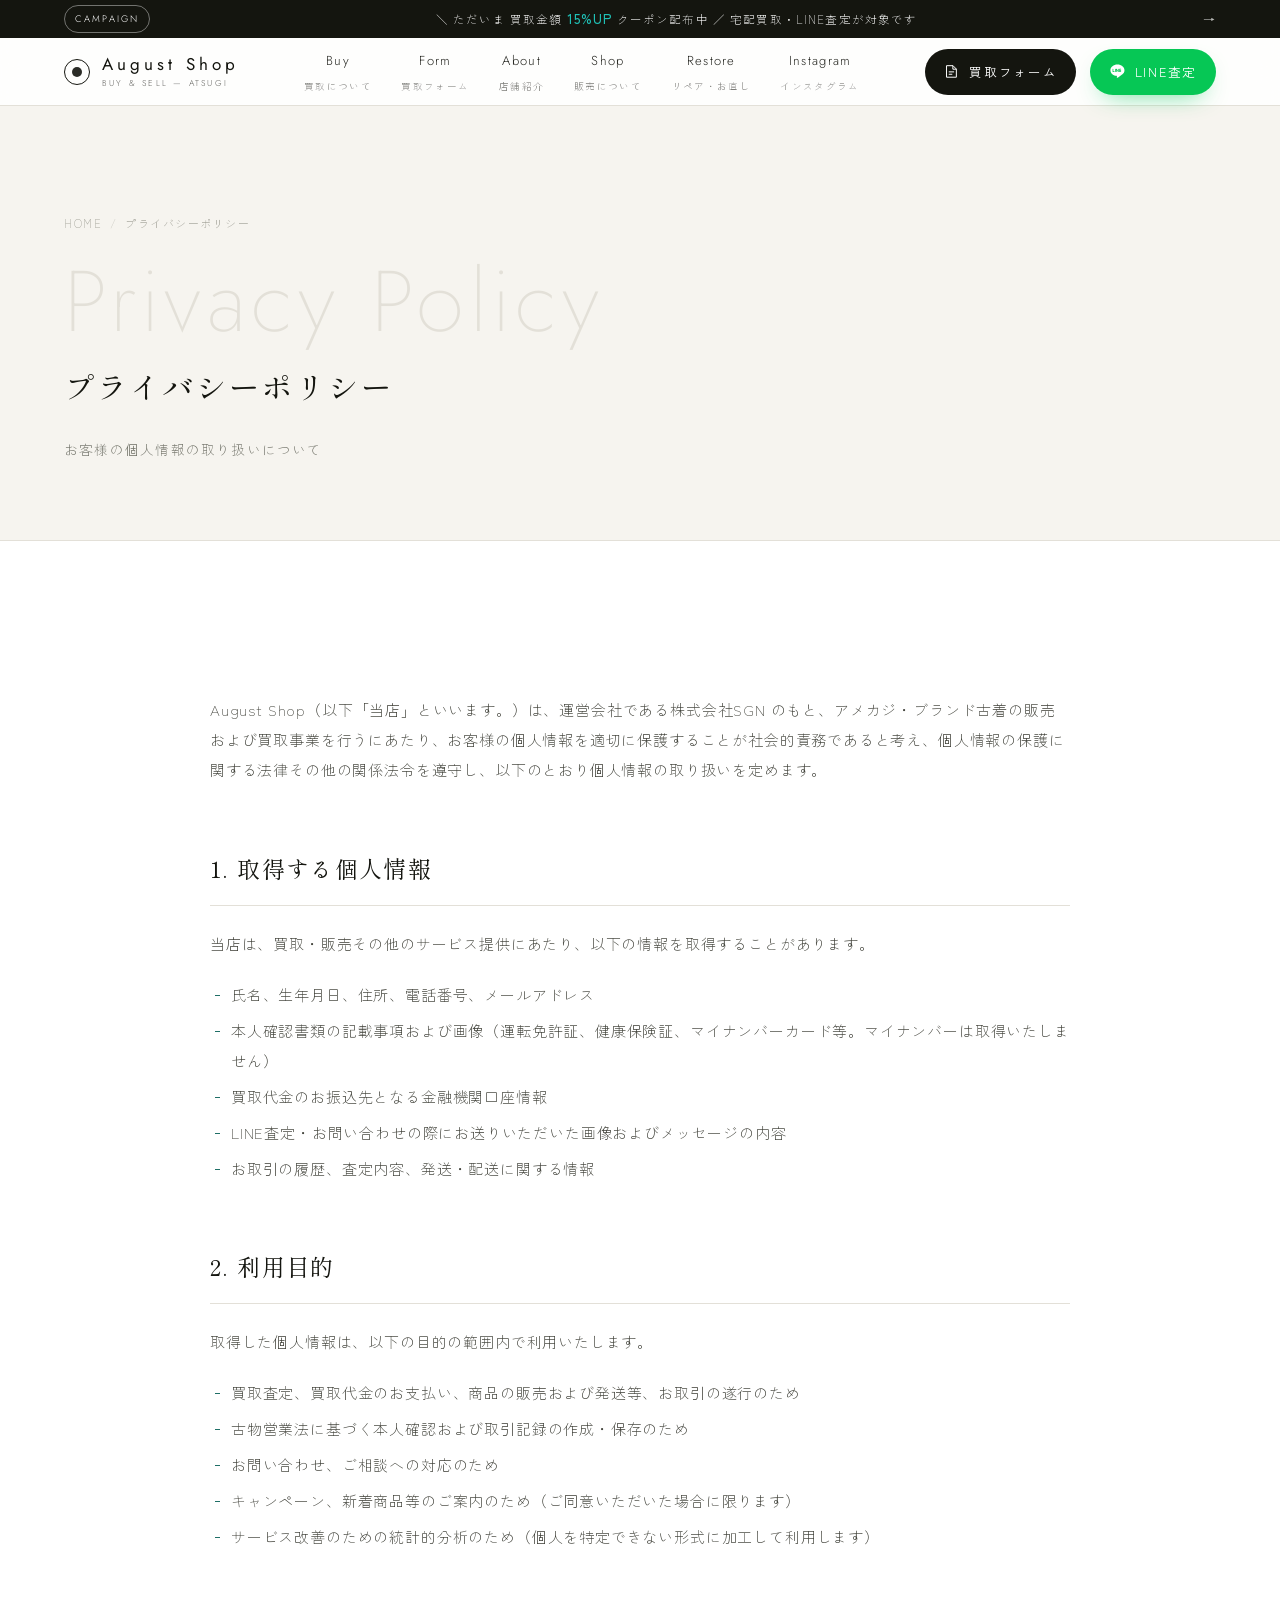
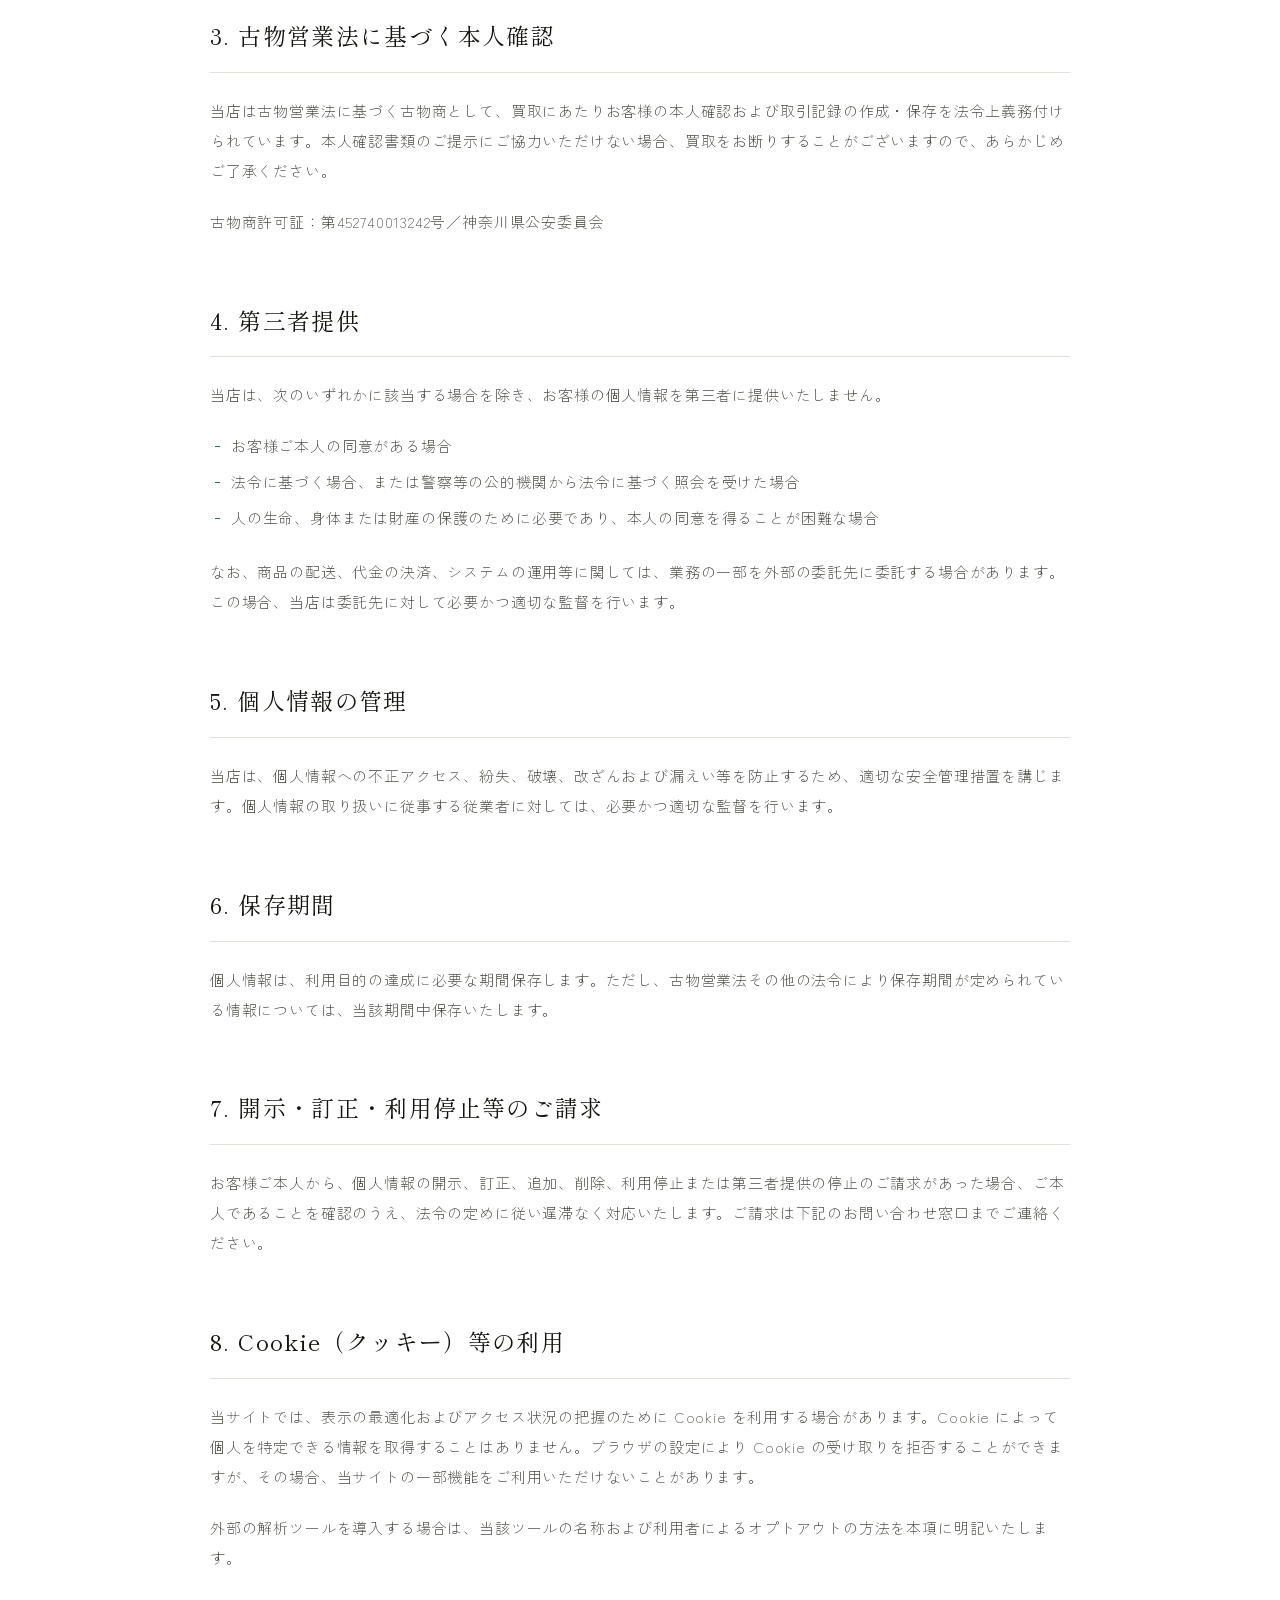
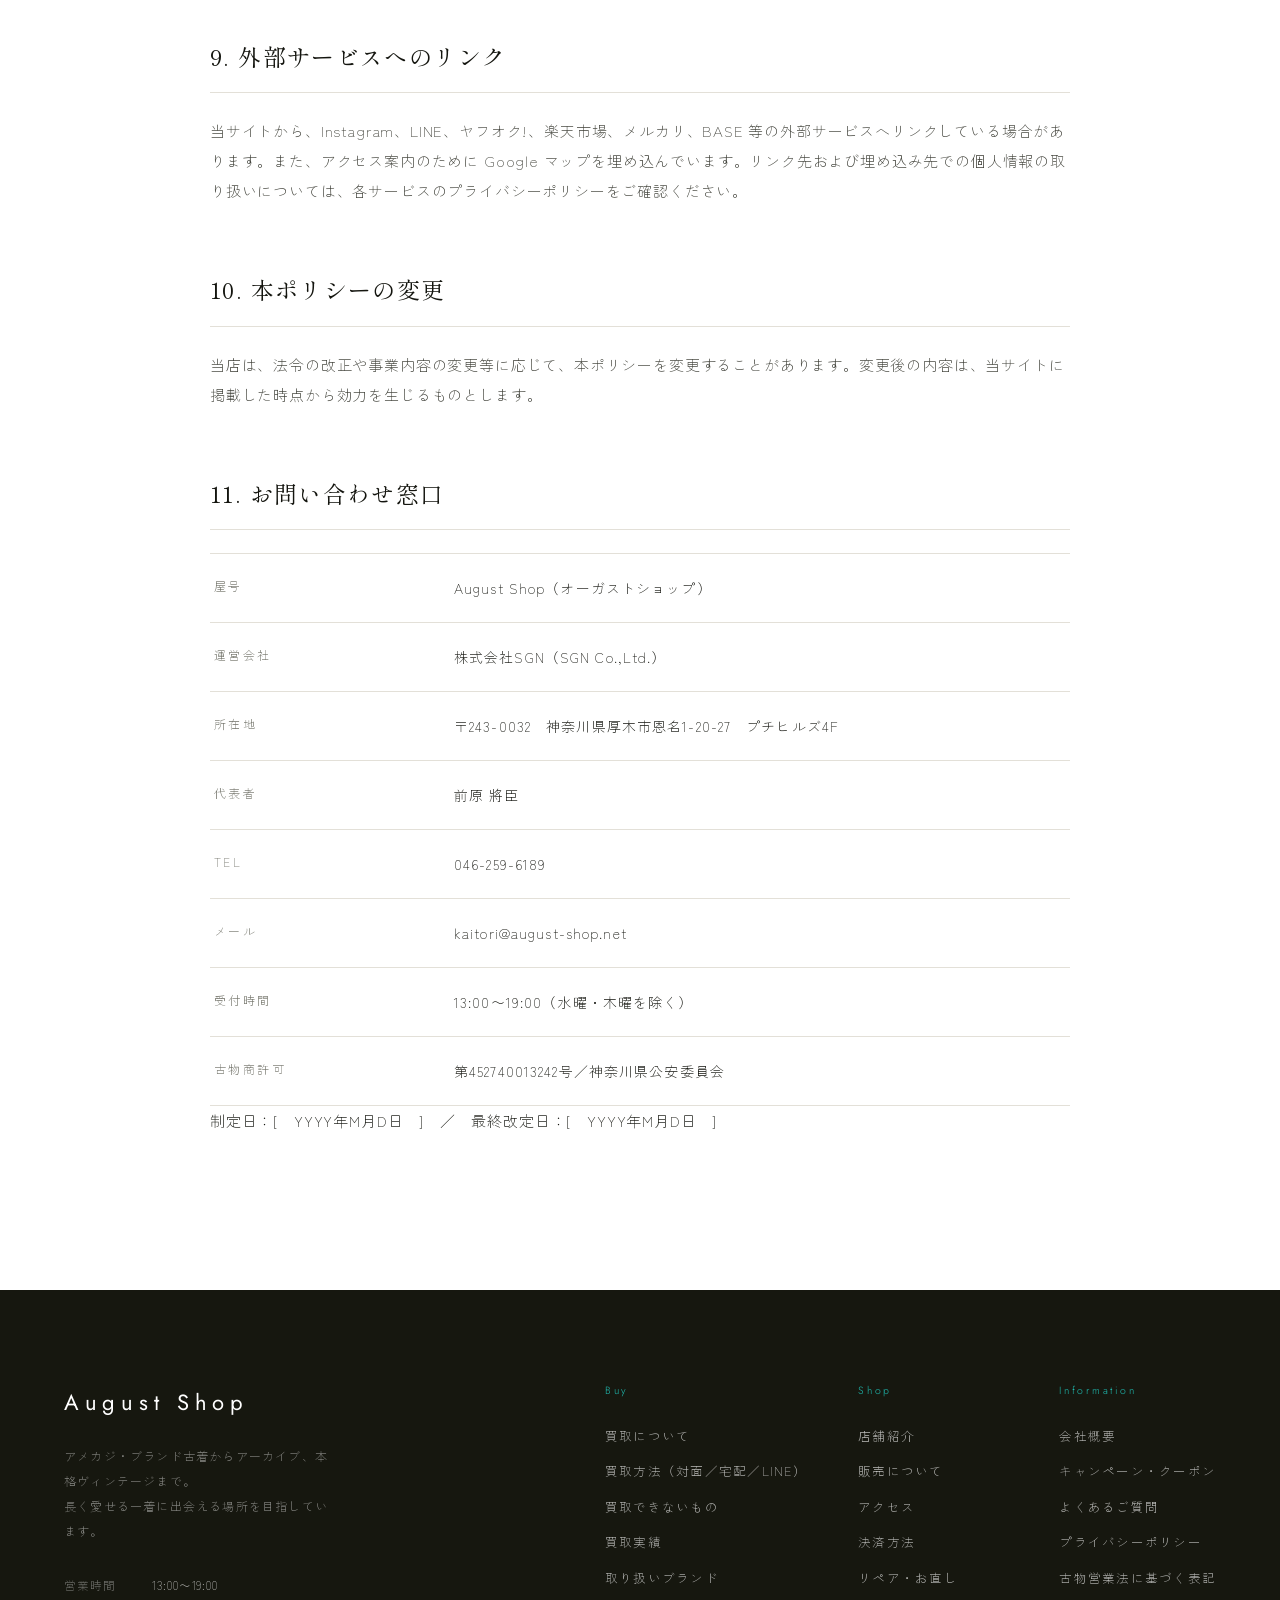
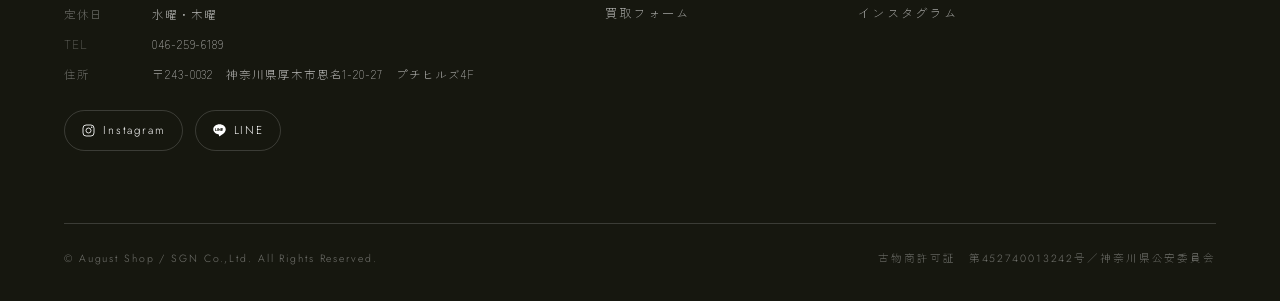
<file: privacy.html>
<!DOCTYPE html>
<html lang="ja" class="no-js">
<!-- @common:head -->
<head>
<meta charset="utf-8">
<meta name="viewport" content="width=device-width, initial-scale=1">
<title>プライバシーポリシー｜August Shop</title>
<meta name="description" content="August Shop（運営：株式会社SGN）における個人情報の取り扱い、古物営業法に基づく本人確認、開示・訂正等のご請求方法についてご案内します。">
<meta name="theme-color" content="#14150f">
<meta name="format-detection" content="telephone=no">
<!-- 確認用URLのため検索エンジンには登録させません（本番公開時は PREVIEW=False） -->
<meta name="robots" content="noindex, nofollow">

<!-- OGP / Twitter -->
<meta property="og:type" content="article">
<meta property="og:site_name" content="August Shop">
<meta property="og:locale" content="ja_JP">
<meta property="og:title" content="プライバシーポリシー｜August Shop">
<meta property="og:description" content="August Shop（運営：株式会社SGN）における個人情報の取り扱い、古物営業法に基づく本人確認、開示・訂正等のご請求方法についてご案内します。">
<meta property="og:url" content="https://uitarosen.github.io/test-shop-ver2.0/privacy.html">
<meta property="og:image" content="https://uitarosen.github.io/test-shop-ver2.0/assets/img/og.jpg">
<meta property="og:image:width" content="1200">
<meta property="og:image:height" content="630">
<meta name="twitter:card" content="summary_large_image">

<!-- Icons -->
<link rel="icon" href="assets/icon/favicon.svg" type="image/svg+xml">
<link rel="apple-touch-icon" href="assets/icon/apple-touch-icon.png">

<!-- Webフォントはローカル同梱（assets/fonts）。CDN配信に戻す方法は README.md を参照 -->
<link rel="stylesheet" href="assets/css/fonts.css">
<link rel="stylesheet" href="assets/css/style.css">

<!-- JS有効時のみのスタイル切り替え -->
<script>document.documentElement.classList.remove('no-js');</script>
<script type="application/ld+json">
{
  "@context": "https://schema.org",
  "@type": "BreadcrumbList",
  "itemListElement": [
    {
      "@type": "ListItem",
      "position": 1,
      "name": "ホーム",
      "item": "https://uitarosen.github.io/test-shop-ver2.0/"
    },
    {
      "@type": "ListItem",
      "position": 2,
      "name": "プライバシーポリシー",
      "item": "https://uitarosen.github.io/test-shop-ver2.0/privacy.html"
    }
  ]
}
</script>
</head>
<!-- /@common:head -->
<body data-page="privacy.html">

<!-- @common:chrome -->
<a href="#top" class="skiplink">本文へスキップ</a>

<div class="topbar">
  <a href="index.html#campaign" class="topbar__inner">
    <span class="topbar__tag">CAMPAIGN</span>
    <span class="topbar__text">＼ ただいま 買取金額 <b>15%UP</b> クーポン配布中 ／ 宅配買取・LINE査定が対象です</span>
    <span class="topbar__arrow" aria-hidden="true">→</span>
  </a>
</div>

<header class="header" id="header">
  <div class="header__inner">
    <a href="index.html" class="logo" aria-label="August Shop ホーム">
      <span class="logo__mark" aria-hidden="true"></span>
      <span class="logo__text">
        <span class="logo__name">August Shop</span>
        <span class="logo__sub">BUY &amp; SELL — ATSUGI</span>
      </span>
    </a>

    <nav class="gnav" aria-label="メインナビゲーション">
      <a href="buy.html"><span>Buy</span><em>買取について</em></a>
      <a href="form.html"><span>Form</span><em>買取フォーム</em></a>
      <a href="about.html"><span>About</span><em>店舗紹介</em></a>
      <a href="shop.html"><span>Shop</span><em>販売について</em></a>
      <a href="restore.html"><span>Restore</span><em>リペア・お直し</em></a>
      <a href="instagram.html"><span>Instagram</span><em>インスタグラム</em></a>
    </nav>

    <div class="header__actions">
      <a href="form.html" class="btn btn--dark btn--sm"><span class="btn__icon"><svg viewBox="0 0 24 24" fill="none" stroke="currentColor" stroke-width="1.4" aria-hidden="true"><path d="M5 3.8h9.2L19 8.6V20.2H5z"/><path d="M14 3.8v5h5"/><path d="M8.2 12.6h7.6M8.2 16h5"/></svg></span>買取フォーム</a>
      <a href="index.html#line" class="btn btn--line btn--sm"><span class="btn__icon"><svg viewBox="0 0 24 24" fill="currentColor" aria-hidden="true"><path d="M12 2C6.5 2 2 5.66 2 10.16c0 4.03 3.57 7.4 8.39 8.04.33.07.77.22.89.5.1.26.07.66.03.92l-.14.86c-.04.26-.2 1.02.89.56 1.1-.46 5.9-3.48 8.05-5.95C21.5 13.5 22 11.9 22 10.16 22 5.66 17.5 2 12 2ZM7.5 12.9H5.62a.5.5 0 0 1-.5-.5V8.6a.5.5 0 0 1 1 0v3.3H7.5a.5.5 0 0 1 0 1Zm2.05-.5a.5.5 0 0 1-1 0V8.6a.5.5 0 0 1 1 0v3.8Zm4.2 0a.5.5 0 0 1-.9.3l-1.93-2.62v2.32a.5.5 0 0 1-1 0V8.6a.5.5 0 0 1 .9-.3l1.93 2.63V8.6a.5.5 0 0 1 1 0v3.8Zm3.13-2.4a.5.5 0 0 1 0 1h-1.38v.9h1.38a.5.5 0 0 1 0 1h-1.88a.5.5 0 0 1-.5-.5V8.6a.5.5 0 0 1 .5-.5h1.88a.5.5 0 0 1 0 1h-1.38v.9h1.38Z"/></svg></span>LINE査定</a>
      <button class="burger" id="burger" type="button" aria-label="メニューを開く" aria-expanded="false" aria-controls="drawer">
        <span></span><span></span>
      </button>
    </div>
  </div>
</header>

<div class="drawer" id="drawer" aria-hidden="true">
  <nav class="drawer__nav" aria-label="メニュー">
      <a href="buy.html"><span class="en">Buy</span><span class="jp">買取について</span></a>
      <a href="form.html"><span class="en">Form</span><span class="jp">買取フォーム</span></a>
      <a href="about.html"><span class="en">About</span><span class="jp">店舗紹介</span></a>
      <a href="shop.html"><span class="en">Shop</span><span class="jp">販売について</span></a>
      <a href="restore.html"><span class="en">Restore</span><span class="jp">リペア・お直し</span></a>
      <a href="instagram.html"><span class="en">Instagram</span><span class="jp">インスタグラム</span></a>
  </nav>
  <div class="drawer__foot">
    <div class="drawer__btns">
      <a href="index.html#line" class="btn btn--line btn--block"><span class="btn__icon"><svg viewBox="0 0 24 24" fill="currentColor" aria-hidden="true"><path d="M12 2C6.5 2 2 5.66 2 10.16c0 4.03 3.57 7.4 8.39 8.04.33.07.77.22.89.5.1.26.07.66.03.92l-.14.86c-.04.26-.2 1.02.89.56 1.1-.46 5.9-3.48 8.05-5.95C21.5 13.5 22 11.9 22 10.16 22 5.66 17.5 2 12 2ZM7.5 12.9H5.62a.5.5 0 0 1-.5-.5V8.6a.5.5 0 0 1 1 0v3.3H7.5a.5.5 0 0 1 0 1Zm2.05-.5a.5.5 0 0 1-1 0V8.6a.5.5 0 0 1 1 0v3.8Zm4.2 0a.5.5 0 0 1-.9.3l-1.93-2.62v2.32a.5.5 0 0 1-1 0V8.6a.5.5 0 0 1 .9-.3l1.93 2.63V8.6a.5.5 0 0 1 1 0v3.8Zm3.13-2.4a.5.5 0 0 1 0 1h-1.38v.9h1.38a.5.5 0 0 1 0 1h-1.88a.5.5 0 0 1-.5-.5V8.6a.5.5 0 0 1 .5-.5h1.88a.5.5 0 0 1 0 1h-1.38v.9h1.38Z"/></svg></span>LINEで査定する</a>
      <a href="form.html" class="btn btn--outline btn--block"><span class="btn__icon"><svg viewBox="0 0 24 24" fill="none" stroke="currentColor" stroke-width="1.4" aria-hidden="true"><path d="M5 3.8h9.2L19 8.6V20.2H5z"/><path d="M14 3.8v5h5"/><path d="M8.2 12.6h7.6M8.2 16h5"/></svg></span>買取フォームで見積り</a>
    </div>
    <p class="drawer__note">
      TEL <a href="tel:046-259-6189">046-259-6189</a>／営業 13:00〜19:00（定休日：水曜・木曜）
    </p>
  </div>
</div>
<!-- /@common:chrome -->

<main id="top">

  <section class="page-hero">
    <div class="container">
      <nav class="crumb" aria-label="パンくずリスト"><a href="index.html">HOME</a><span>プライバシーポリシー</span></nav>
      <p class="page-hero__en">Privacy Policy</p>
      <h1 class="page-hero__jp">プライバシーポリシー</h1>
      <p class="page-hero__lead">お客様の個人情報の取り扱いについて</p>
    </div>
  </section>

  <section class="section">
    <div class="container container--narrow">
      <div class="rich legal">

        <p>
          August Shop（以下「当店」といいます。）は、運営会社である株式会社SGN のもと、アメカジ・ブランド古着の販売および買取事業を行うにあたり、お客様の個人情報を適切に保護することが社会的責務であると考え、個人情報の保護に関する法律その他の関係法令を遵守し、以下のとおり個人情報の取り扱いを定めます。
        </p>

        <h2>1. 取得する個人情報</h2>
        <p>
          当店は、買取・販売その他のサービス提供にあたり、以下の情報を取得することがあります。
        </p>
        <ul>
          <li>氏名、生年月日、住所、電話番号、メールアドレス</li>
          <li>本人確認書類の記載事項および画像（運転免許証、健康保険証、マイナンバーカード等。マイナンバーは取得いたしません）</li>
          <li>買取代金のお振込先となる金融機関口座情報</li>
          <li>LINE査定・お問い合わせの際にお送りいただいた画像およびメッセージの内容</li>
          <li>お取引の履歴、査定内容、発送・配送に関する情報</li>
        </ul>

        <h2>2. 利用目的</h2>
        <p>
          取得した個人情報は、以下の目的の範囲内で利用いたします。
        </p>
        <ul>
          <li>買取査定、買取代金のお支払い、商品の販売および発送等、お取引の遂行のため</li>
          <li>古物営業法に基づく本人確認および取引記録の作成・保存のため</li>
          <li>お問い合わせ、ご相談への対応のため</li>
          <li>キャンペーン、新着商品等のご案内のため（ご同意いただいた場合に限ります）</li>
          <li>サービス改善のための統計的分析のため（個人を特定できない形式に加工して利用します）</li>
        </ul>

        <h2>3. 古物営業法に基づく本人確認</h2>
        <p>
          当店は古物営業法に基づく古物商として、買取にあたりお客様の本人確認および取引記録の作成・保存を法令上義務付けられています。本人確認書類のご提示にご協力いただけない場合、買取をお断りすることがございますので、あらかじめご了承ください。
        </p>
        <p>
          古物商許可証：第452740013242号／神奈川県公安委員会
        </p>

        <h2>4. 第三者提供</h2>
        <p>
          当店は、次のいずれかに該当する場合を除き、お客様の個人情報を第三者に提供いたしません。
        </p>
        <ul>
          <li>お客様ご本人の同意がある場合</li>
          <li>法令に基づく場合、または警察等の公的機関から法令に基づく照会を受けた場合</li>
          <li>人の生命、身体または財産の保護のために必要であり、本人の同意を得ることが困難な場合</li>
        </ul>
        <p>
          なお、商品の配送、代金の決済、システムの運用等に関しては、業務の一部を外部の委託先に委託する場合があります。この場合、当店は委託先に対して必要かつ適切な監督を行います。
        </p>

        <h2>5. 個人情報の管理</h2>
        <p>
          当店は、個人情報への不正アクセス、紛失、破壊、改ざんおよび漏えい等を防止するため、適切な安全管理措置を講じます。個人情報の取り扱いに従事する従業者に対しては、必要かつ適切な監督を行います。
        </p>

        <h2>6. 保存期間</h2>
        <p>
          個人情報は、利用目的の達成に必要な期間保存します。ただし、古物営業法その他の法令により保存期間が定められている情報については、当該期間中保存いたします。
        </p>

        <h2>7. 開示・訂正・利用停止等のご請求</h2>
        <p>
          お客様ご本人から、個人情報の開示、訂正、追加、削除、利用停止または第三者提供の停止のご請求があった場合、ご本人であることを確認のうえ、法令の定めに従い遅滞なく対応いたします。ご請求は下記のお問い合わせ窓口までご連絡ください。
        </p>

        <h2>8. Cookie（クッキー）等の利用</h2>
        <p>
          当サイトでは、表示の最適化およびアクセス状況の把握のために Cookie を利用する場合があります。Cookie によって個人を特定できる情報を取得することはありません。ブラウザの設定により Cookie の受け取りを拒否することができますが、その場合、当サイトの一部機能をご利用いただけないことがあります。
        </p>
        <p>
          <!-- TODO(公開前): Google Analytics 等を導入する場合は、ツール名とオプトアウト方法をここに明記してください -->外部の解析ツールを導入する場合は、当該ツールの名称および利用者によるオプトアウトの方法を本項に明記いたします。
        </p>

        <h2>9. 外部サービスへのリンク</h2>
        <p>
          当サイトから、Instagram、LINE、ヤフオク!、楽天市場、メルカリ、BASE 等の外部サービスへリンクしている場合があります。また、アクセス案内のために Google マップを埋め込んでいます。リンク先および埋め込み先での個人情報の取り扱いについては、各サービスのプライバシーポリシーをご確認ください。
        </p>

        <h2>10. 本ポリシーの変更</h2>
        <p>
          当店は、法令の改正や事業内容の変更等に応じて、本ポリシーを変更することがあります。変更後の内容は、当サイトに掲載した時点から効力を生じるものとします。
        </p>

        <h2>11. お問い合わせ窓口</h2>
      </div>

      <dl class="info reveal">
        <div><dt>屋号</dt><dd>August Shop（オーガストショップ）</dd></div>
        <div><dt>運営会社</dt><dd>株式会社SGN（SGN Co.,Ltd.）</dd></div>
        <div><dt>所在地</dt><dd>〒243-0032　神奈川県厚木市恩名1-20-27　プチヒルズ4F</dd></div>
        <div><dt>代表者</dt><dd>前原 將臣</dd></div>
        <div><dt>TEL</dt><dd><a href="tel:046-259-6189">046-259-6189</a></dd></div>
        <div><dt>メール</dt><dd>kaitori@august-shop.net</dd></div>
        <div><dt>受付時間</dt><dd>13:00〜19:00（水曜・木曜を除く）</dd></div>
        <div><dt>古物商許可</dt><dd>第452740013242号／神奈川県公安委員会</dd></div>
      </dl>

      <!-- TODO(公開前): 制定日・最終改定日を記入してください -->
      <p class="legal updated">制定日：[　YYYY年M月D日　]　／　最終改定日：[　YYYY年M月D日　]</p>
    </div>
  </section>

</main>

<!-- @common:foot -->

<footer class="footer">
  <div class="container">
    <div class="footer__top">
      <div class="footer__brand">
        <span class="logo__name logo__name--lg">August Shop</span>
        <p class="footer__tagline">
          アメカジ・ブランド古着からアーカイブ、本格ヴィンテージまで。<br>
          長く愛せる一着に出会える場所を目指しています。
        </p>
        <dl class="footer__info">
          <div><dt>営業時間</dt><dd>13:00〜19:00</dd></div>
          <div><dt>定休日</dt><dd>水曜・木曜</dd></div>
          <div><dt>TEL</dt><dd><a href="tel:046-259-6189">046-259-6189</a></dd></div>
          <div><dt>住所</dt><dd>〒243-0032　神奈川県厚木市恩名1-20-27　プチヒルズ4F</dd></div>
        </dl>
        <div class="footer__sns">
          <a href="https://www.instagram.com/august_shop/" target="_blank" rel="noopener"><svg viewBox="0 0 24 24" fill="none" stroke="currentColor" stroke-width="1.4" aria-hidden="true"><rect x="3.2" y="3.2" width="17.6" height="17.6" rx="5"/><circle cx="12" cy="12" r="4"/><circle cx="17.2" cy="6.8" r="1.1" fill="currentColor" stroke="none"/></svg>Instagram</a>
          <a href="https://line.me/R/ti/p/%40776yyqfq" target="_blank" rel="noopener"><svg viewBox="0 0 24 24" fill="currentColor" aria-hidden="true"><path d="M12 2C6.5 2 2 5.66 2 10.16c0 4.03 3.57 7.4 8.39 8.04.33.07.77.22.89.5.1.26.07.66.03.92l-.14.86c-.04.26-.2 1.02.89.56 1.1-.46 5.9-3.48 8.05-5.95C21.5 13.5 22 11.9 22 10.16 22 5.66 17.5 2 12 2ZM7.5 12.9H5.62a.5.5 0 0 1-.5-.5V8.6a.5.5 0 0 1 1 0v3.3H7.5a.5.5 0 0 1 0 1Zm2.05-.5a.5.5 0 0 1-1 0V8.6a.5.5 0 0 1 1 0v3.8Zm4.2 0a.5.5 0 0 1-.9.3l-1.93-2.62v2.32a.5.5 0 0 1-1 0V8.6a.5.5 0 0 1 .9-.3l1.93 2.63V8.6a.5.5 0 0 1 1 0v3.8Zm3.13-2.4a.5.5 0 0 1 0 1h-1.38v.9h1.38a.5.5 0 0 1 0 1h-1.88a.5.5 0 0 1-.5-.5V8.6a.5.5 0 0 1 .5-.5h1.88a.5.5 0 0 1 0 1h-1.38v.9h1.38Z"/></svg>LINE</a>
        </div>
      </div>
      <nav class="footer__nav" aria-label="フッターナビゲーション">
        <div>
          <p class="footer__navhead">Buy</p>
          <a href="buy.html">買取について</a>
          <a href="buy.html#methods">買取方法（対面／宅配／LINE）</a>
          <a href="buy.html#ng">買取できないもの</a>
          <a href="buy.html#results">買取実績</a>
          <a href="buy.html#brands">取り扱いブランド</a>
          <a href="form.html">買取フォーム</a>
        </div>
        <div>
          <p class="footer__navhead">Shop</p>
          <a href="about.html">店舗紹介</a>
          <a href="shop.html">販売について</a>
          <a href="shop.html#access">アクセス</a>
          <a href="shop.html#payment">決済方法</a>
          <a href="restore.html">リペア・お直し</a>
          <a href="instagram.html">インスタグラム</a>
        </div>
        <div>
          <p class="footer__navhead">Information</p>
          <a href="about.html#company">会社概要</a>
          <a href="index.html#campaign">キャンペーン・クーポン</a>
          <a href="buy.html#faq">よくあるご質問</a>
          <a href="privacy.html">プライバシーポリシー</a>
          <a href="about.html#company">古物営業法に基づく表記</a>
        </div>
      </nav>
    </div>
    <div class="footer__bottom">
      <p class="footer__copy">© August Shop / SGN Co.,Ltd. All Rights Reserved.</p>
      <p class="footer__mock">古物商許可証　第452740013242号／神奈川県公安委員会</p>
    </div>
  </div>
</footer>

<div class="actionbar">
  <a href="index.html#line" class="actionbar__btn actionbar__btn--line">
    <span class="actionbar__icon"><svg viewBox="0 0 24 24" fill="currentColor" aria-hidden="true"><path d="M12 2C6.5 2 2 5.66 2 10.16c0 4.03 3.57 7.4 8.39 8.04.33.07.77.22.89.5.1.26.07.66.03.92l-.14.86c-.04.26-.2 1.02.89.56 1.1-.46 5.9-3.48 8.05-5.95C21.5 13.5 22 11.9 22 10.16 22 5.66 17.5 2 12 2ZM7.5 12.9H5.62a.5.5 0 0 1-.5-.5V8.6a.5.5 0 0 1 1 0v3.3H7.5a.5.5 0 0 1 0 1Zm2.05-.5a.5.5 0 0 1-1 0V8.6a.5.5 0 0 1 1 0v3.8Zm4.2 0a.5.5 0 0 1-.9.3l-1.93-2.62v2.32a.5.5 0 0 1-1 0V8.6a.5.5 0 0 1 .9-.3l1.93 2.63V8.6a.5.5 0 0 1 1 0v3.8Zm3.13-2.4a.5.5 0 0 1 0 1h-1.38v.9h1.38a.5.5 0 0 1 0 1h-1.88a.5.5 0 0 1-.5-.5V8.6a.5.5 0 0 1 .5-.5h1.88a.5.5 0 0 1 0 1h-1.38v.9h1.38Z"/></svg></span>
    <span class="actionbar__label"><b>LINE査定</b><small>写真を送るだけ</small></span>
  </a>
  <a href="form.html" class="actionbar__btn actionbar__btn--form">
    <span class="actionbar__icon"><svg viewBox="0 0 24 24" fill="none" stroke="currentColor" stroke-width="1.4" aria-hidden="true"><path d="M5 3.8h9.2L19 8.6V20.2H5z"/><path d="M14 3.8v5h5"/><path d="M8.2 12.6h7.6M8.2 16h5"/></svg></span>
    <span class="actionbar__label"><b>買取フォーム</b><small>HP内で完結</small></span>
  </a>
  <a href="tel:046-259-6189" class="actionbar__btn actionbar__btn--tel">
    <span class="actionbar__icon"><svg viewBox="0 0 24 24" fill="none" stroke="currentColor" stroke-width="1.4" aria-hidden="true"><path d="M6.4 3.8h3l1.5 3.7-2 1.4a12 12 0 0 0 5.2 5.2l1.4-2 3.7 1.5v3a1.6 1.6 0 0 1-1.8 1.6C10.9 17.5 6.5 13.1 4.8 5.6A1.6 1.6 0 0 1 6.4 3.8Z"/></svg></span>
    <span class="actionbar__label"><b>お電話</b><small>046-259-6189</small></span>
  </a>
</div>

<script src="assets/js/main.js" defer></script>
<!-- /@common:foot -->
</body>
</html>
</file>
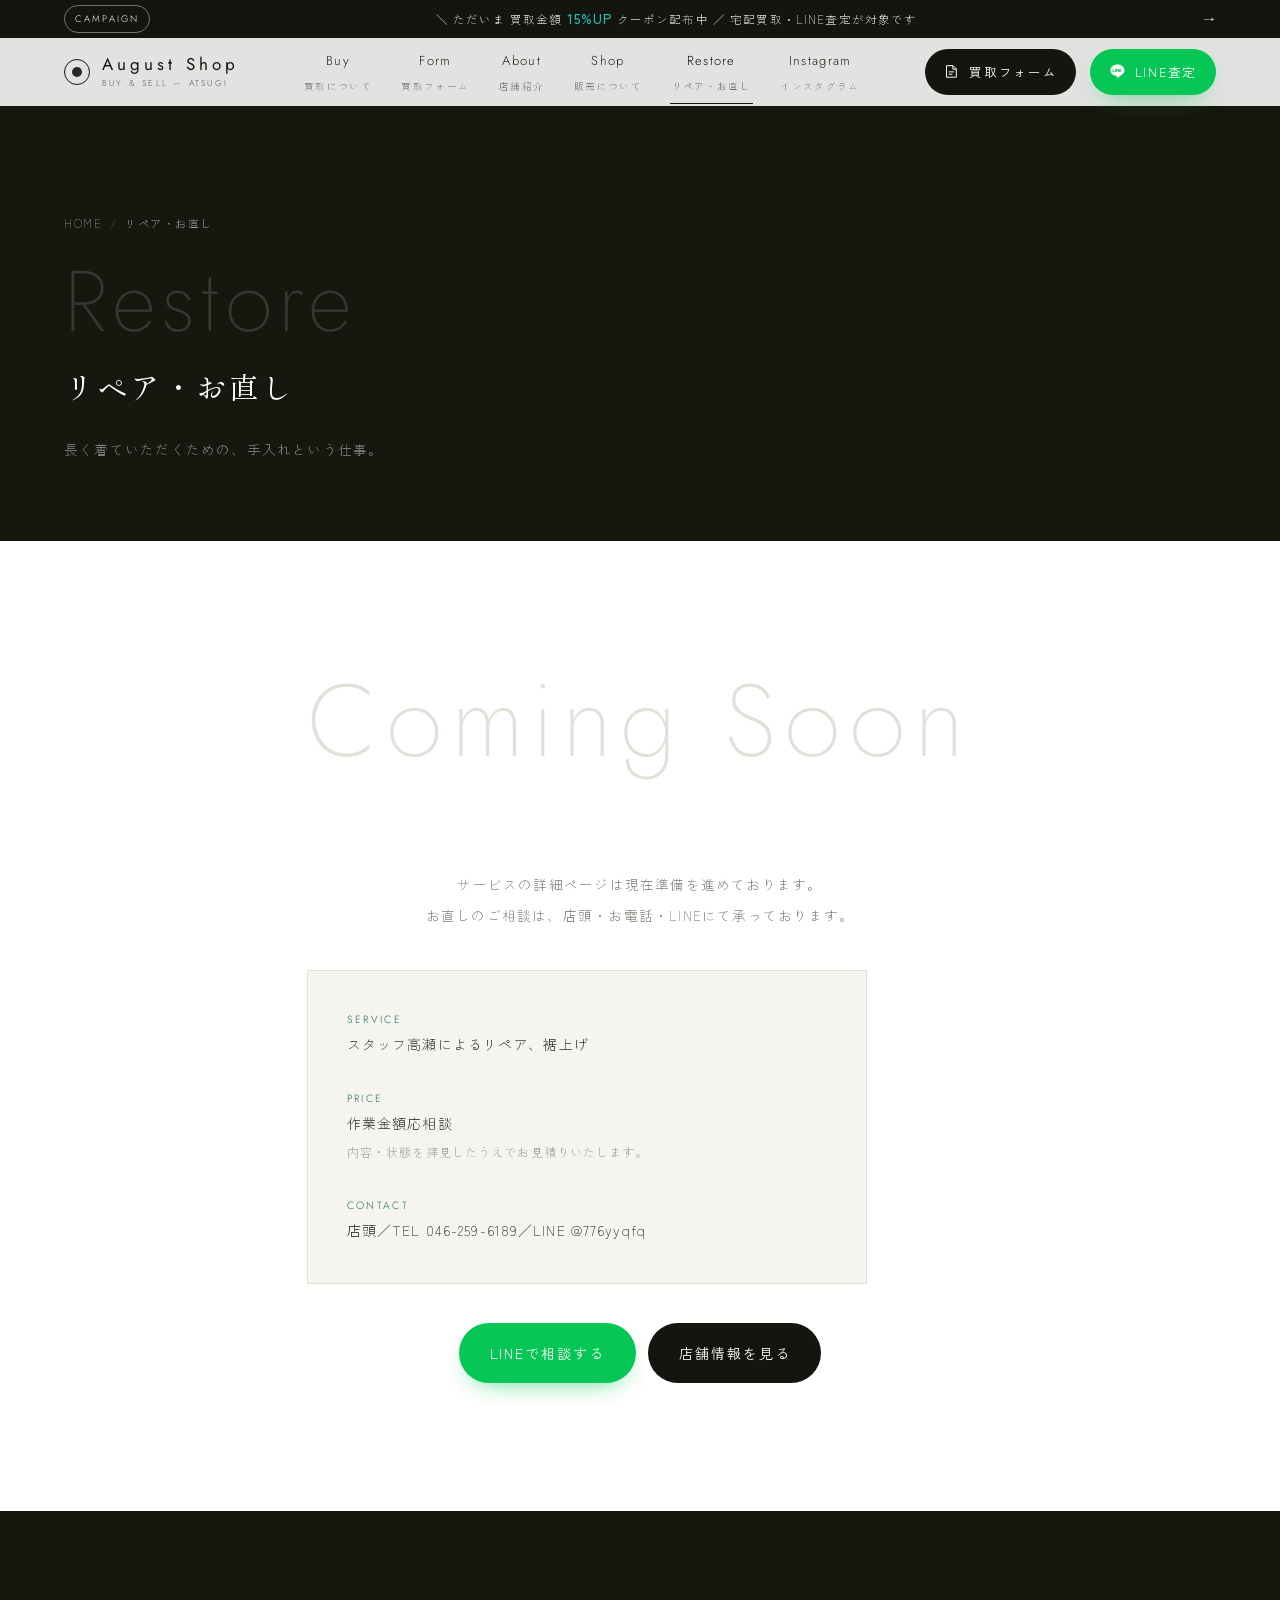
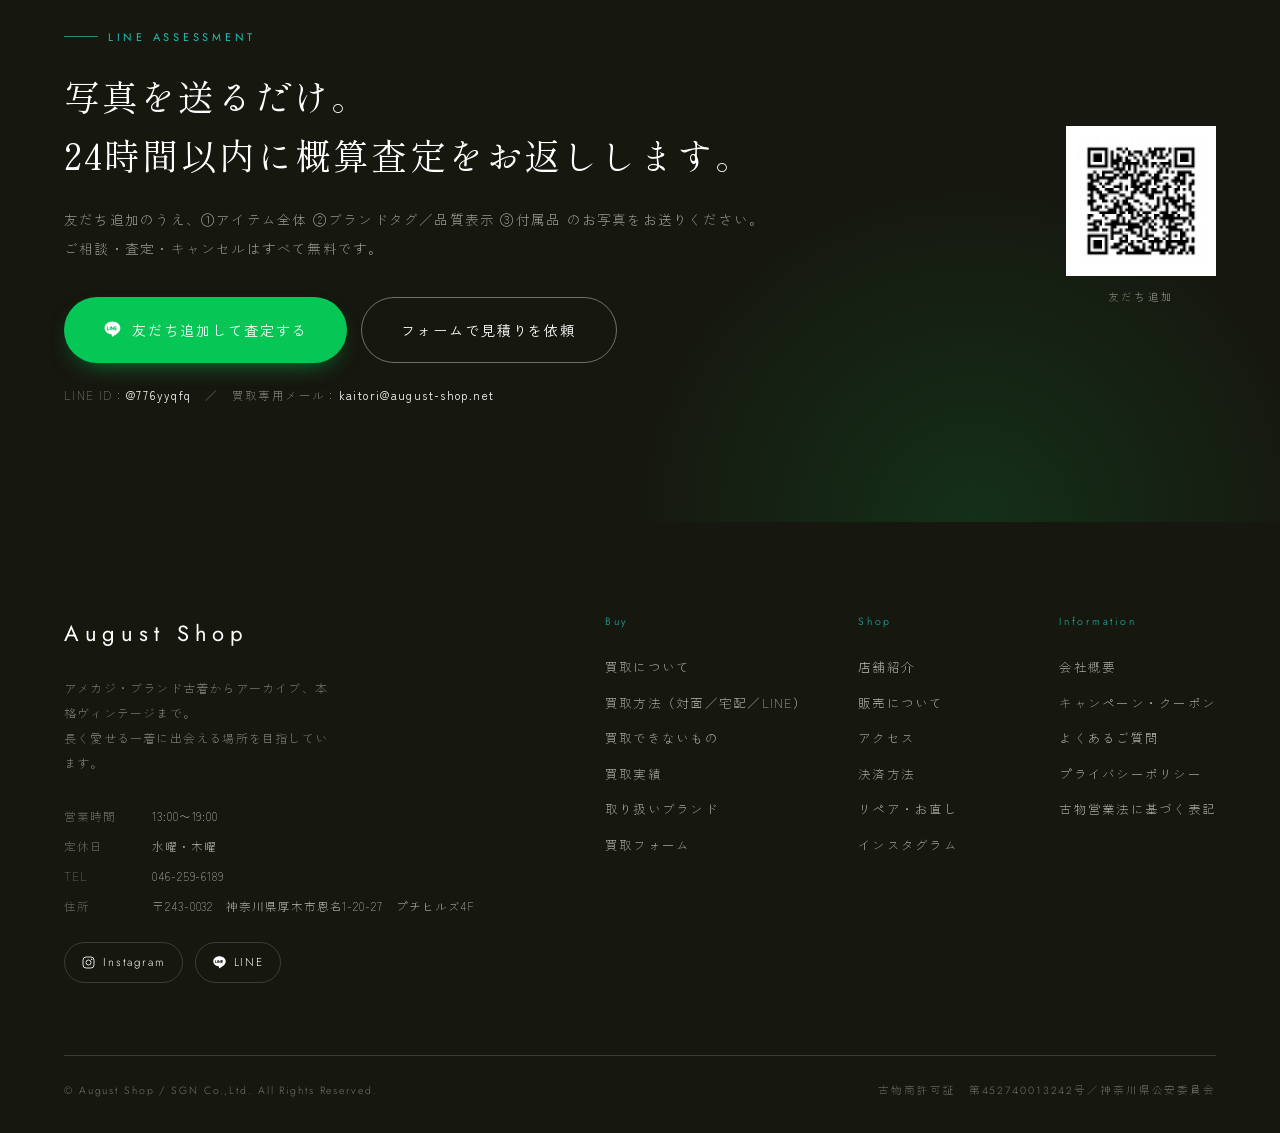
<file: restore.html>
<!DOCTYPE html>
<html lang="ja" class="no-js">
<!-- @common:head -->
<head>
<meta charset="utf-8">
<meta name="viewport" content="width=device-width, initial-scale=1">
<title>リペア・お直し｜August Shop</title>
<meta name="description" content="August Shop のリペア・お直し。スタッフ高瀬によるリペア、裾上げを承ります（作業金額応相談）。ご相談は店頭・お電話・LINEにて受付中です。">
<meta name="theme-color" content="#14150f">
<meta name="format-detection" content="telephone=no">
<!-- 確認用URLのため検索エンジンには登録させません（本番公開時は PREVIEW=False） -->
<meta name="robots" content="noindex, nofollow">

<!-- OGP / Twitter -->
<meta property="og:type" content="article">
<meta property="og:site_name" content="August Shop">
<meta property="og:locale" content="ja_JP">
<meta property="og:title" content="リペア・お直し｜August Shop">
<meta property="og:description" content="August Shop のリペア・お直し。スタッフ高瀬によるリペア、裾上げを承ります（作業金額応相談）。ご相談は店頭・お電話・LINEにて受付中です。">
<meta property="og:url" content="https://uitarosen.github.io/test-shop-ver2.0/restore.html">
<meta property="og:image" content="https://uitarosen.github.io/test-shop-ver2.0/assets/img/og.jpg">
<meta property="og:image:width" content="1200">
<meta property="og:image:height" content="630">
<meta name="twitter:card" content="summary_large_image">

<!-- Icons -->
<link rel="icon" href="assets/icon/favicon.svg" type="image/svg+xml">
<link rel="apple-touch-icon" href="assets/icon/apple-touch-icon.png">

<!-- Webフォントはローカル同梱（assets/fonts）。CDN配信に戻す方法は README.md を参照 -->
<link rel="stylesheet" href="assets/css/fonts.css">
<link rel="stylesheet" href="assets/css/style.css">

<!-- JS有効時のみのスタイル切り替え -->
<script>document.documentElement.classList.remove('no-js');</script>
<script type="application/ld+json">
{
  "@context": "https://schema.org",
  "@type": "BreadcrumbList",
  "itemListElement": [
    {
      "@type": "ListItem",
      "position": 1,
      "name": "ホーム",
      "item": "https://uitarosen.github.io/test-shop-ver2.0/"
    },
    {
      "@type": "ListItem",
      "position": 2,
      "name": "リペア・お直し",
      "item": "https://uitarosen.github.io/test-shop-ver2.0/restore.html"
    }
  ]
}
</script>
</head>
<!-- /@common:head -->
<body data-page="restore.html">

<!-- @common:chrome -->
<a href="#top" class="skiplink">本文へスキップ</a>

<div class="topbar">
  <a href="index.html#campaign" class="topbar__inner">
    <span class="topbar__tag">CAMPAIGN</span>
    <span class="topbar__text">＼ ただいま 買取金額 <b>15%UP</b> クーポン配布中 ／ 宅配買取・LINE査定が対象です</span>
    <span class="topbar__arrow" aria-hidden="true">→</span>
  </a>
</div>

<header class="header" id="header">
  <div class="header__inner">
    <a href="index.html" class="logo" aria-label="August Shop ホーム">
      <span class="logo__mark" aria-hidden="true"></span>
      <span class="logo__text">
        <span class="logo__name">August Shop</span>
        <span class="logo__sub">BUY &amp; SELL — ATSUGI</span>
      </span>
    </a>

    <nav class="gnav" aria-label="メインナビゲーション">
      <a href="buy.html"><span>Buy</span><em>買取について</em></a>
      <a href="form.html"><span>Form</span><em>買取フォーム</em></a>
      <a href="about.html"><span>About</span><em>店舗紹介</em></a>
      <a href="shop.html"><span>Shop</span><em>販売について</em></a>
      <a href="restore.html" class="is-current" aria-current="page"><span>Restore</span><em>リペア・お直し</em></a>
      <a href="instagram.html"><span>Instagram</span><em>インスタグラム</em></a>
    </nav>

    <div class="header__actions">
      <a href="form.html" class="btn btn--dark btn--sm"><span class="btn__icon"><svg viewBox="0 0 24 24" fill="none" stroke="currentColor" stroke-width="1.4" aria-hidden="true"><path d="M5 3.8h9.2L19 8.6V20.2H5z"/><path d="M14 3.8v5h5"/><path d="M8.2 12.6h7.6M8.2 16h5"/></svg></span>買取フォーム</a>
      <a href="#line" class="btn btn--line btn--sm"><span class="btn__icon"><svg viewBox="0 0 24 24" fill="currentColor" aria-hidden="true"><path d="M12 2C6.5 2 2 5.66 2 10.16c0 4.03 3.57 7.4 8.39 8.04.33.07.77.22.89.5.1.26.07.66.03.92l-.14.86c-.04.26-.2 1.02.89.56 1.1-.46 5.9-3.48 8.05-5.95C21.5 13.5 22 11.9 22 10.16 22 5.66 17.5 2 12 2ZM7.5 12.9H5.62a.5.5 0 0 1-.5-.5V8.6a.5.5 0 0 1 1 0v3.3H7.5a.5.5 0 0 1 0 1Zm2.05-.5a.5.5 0 0 1-1 0V8.6a.5.5 0 0 1 1 0v3.8Zm4.2 0a.5.5 0 0 1-.9.3l-1.93-2.62v2.32a.5.5 0 0 1-1 0V8.6a.5.5 0 0 1 .9-.3l1.93 2.63V8.6a.5.5 0 0 1 1 0v3.8Zm3.13-2.4a.5.5 0 0 1 0 1h-1.38v.9h1.38a.5.5 0 0 1 0 1h-1.88a.5.5 0 0 1-.5-.5V8.6a.5.5 0 0 1 .5-.5h1.88a.5.5 0 0 1 0 1h-1.38v.9h1.38Z"/></svg></span>LINE査定</a>
      <button class="burger" id="burger" type="button" aria-label="メニューを開く" aria-expanded="false" aria-controls="drawer">
        <span></span><span></span>
      </button>
    </div>
  </div>
</header>

<div class="drawer" id="drawer" aria-hidden="true">
  <nav class="drawer__nav" aria-label="メニュー">
      <a href="buy.html"><span class="en">Buy</span><span class="jp">買取について</span></a>
      <a href="form.html"><span class="en">Form</span><span class="jp">買取フォーム</span></a>
      <a href="about.html"><span class="en">About</span><span class="jp">店舗紹介</span></a>
      <a href="shop.html"><span class="en">Shop</span><span class="jp">販売について</span></a>
      <a href="restore.html" aria-current="page"><span class="en">Restore</span><span class="jp">リペア・お直し</span></a>
      <a href="instagram.html"><span class="en">Instagram</span><span class="jp">インスタグラム</span></a>
  </nav>
  <div class="drawer__foot">
    <div class="drawer__btns">
      <a href="#line" class="btn btn--line btn--block"><span class="btn__icon"><svg viewBox="0 0 24 24" fill="currentColor" aria-hidden="true"><path d="M12 2C6.5 2 2 5.66 2 10.16c0 4.03 3.57 7.4 8.39 8.04.33.07.77.22.89.5.1.26.07.66.03.92l-.14.86c-.04.26-.2 1.02.89.56 1.1-.46 5.9-3.48 8.05-5.95C21.5 13.5 22 11.9 22 10.16 22 5.66 17.5 2 12 2ZM7.5 12.9H5.62a.5.5 0 0 1-.5-.5V8.6a.5.5 0 0 1 1 0v3.3H7.5a.5.5 0 0 1 0 1Zm2.05-.5a.5.5 0 0 1-1 0V8.6a.5.5 0 0 1 1 0v3.8Zm4.2 0a.5.5 0 0 1-.9.3l-1.93-2.62v2.32a.5.5 0 0 1-1 0V8.6a.5.5 0 0 1 .9-.3l1.93 2.63V8.6a.5.5 0 0 1 1 0v3.8Zm3.13-2.4a.5.5 0 0 1 0 1h-1.38v.9h1.38a.5.5 0 0 1 0 1h-1.88a.5.5 0 0 1-.5-.5V8.6a.5.5 0 0 1 .5-.5h1.88a.5.5 0 0 1 0 1h-1.38v.9h1.38Z"/></svg></span>LINEで査定する</a>
      <a href="form.html" class="btn btn--outline btn--block"><span class="btn__icon"><svg viewBox="0 0 24 24" fill="none" stroke="currentColor" stroke-width="1.4" aria-hidden="true"><path d="M5 3.8h9.2L19 8.6V20.2H5z"/><path d="M14 3.8v5h5"/><path d="M8.2 12.6h7.6M8.2 16h5"/></svg></span>買取フォームで見積り</a>
    </div>
    <p class="drawer__note">
      TEL <a href="tel:046-259-6189">046-259-6189</a>／営業 13:00〜19:00（定休日：水曜・木曜）
    </p>
  </div>
</div>
<!-- /@common:chrome -->

<main id="top">


  <section class="page-hero page-hero--dark">
    <div class="container">
      <nav class="crumb" aria-label="パンくずリスト"><a href="index.html">HOME</a><span>リペア・お直し</span></nav>
      <p class="page-hero__en">Restore</p>
      <h1 class="page-hero__jp">リペア・お直し</h1>
      <p class="page-hero__lead">長く着ていただくための、手入れという仕事。</p>
    </div>
  </section>

  <section class="soon">
    <div>
      <p class="soon__en reveal">Coming Soon</p>
      <p class="soon__jp reveal">ただいま準備中です</p>
      <p class="soon__text reveal">
        サービスの詳細ページは現在準備を進めております。<br>
        お直しのご相談は、店頭・お電話・LINEにて承っております。
      </p>

      <dl class="soon__box reveal">
        <div>
          <dt>SERVICE</dt>
          <dd>スタッフ高瀬によるリペア、裾上げ</dd>
        </div>
        <div style="margin-top:1.2em">
          <dt>PRICE</dt>
          <dd>作業金額応相談<br><small style="color:var(--muted);font-size:12px">内容・状態を拝見したうえでお見積りいたします。</small></dd>
        </div>
        <div style="margin-top:1.2em">
          <dt>CONTACT</dt>
          <dd>店頭／TEL 046-259-6189／LINE @776yyqfq</dd>
        </div>
      </dl>

      <div class="soon__actions reveal">
        <a href="#line" class="btn btn--line">LINEで相談する</a>
        <a href="shop.html#access" class="btn btn--dark">店舗情報を見る</a>
      </div>
    </div>
  </section>

</main>

<!-- @common:foot -->

<section class="linecta" id="line">
  <div class="container">
    <div class="linecta__inner">
      <div class="linecta__body">
        <p class="eyebrow eyebrow--light">LINE Assessment</p>
        <h2 class="linecta__title">写真を送るだけ。<br>24時間以内に概算査定をお返しします。</h2>
        <p class="linecta__text">
          友だち追加のうえ、①アイテム全体 ②ブランドタグ／品質表示 ③付属品 のお写真をお送りください。<br>
          ご相談・査定・キャンセルはすべて無料です。
        </p>
        <div class="linecta__actions">
          <a href="https://line.me/R/ti/p/%40776yyqfq" class="btn btn--line btn--lg" target="_blank" rel="noopener"><span class="btn__icon"><svg viewBox="0 0 24 24" fill="currentColor" aria-hidden="true"><path d="M12 2C6.5 2 2 5.66 2 10.16c0 4.03 3.57 7.4 8.39 8.04.33.07.77.22.89.5.1.26.07.66.03.92l-.14.86c-.04.26-.2 1.02.89.56 1.1-.46 5.9-3.48 8.05-5.95C21.5 13.5 22 11.9 22 10.16 22 5.66 17.5 2 12 2ZM7.5 12.9H5.62a.5.5 0 0 1-.5-.5V8.6a.5.5 0 0 1 1 0v3.3H7.5a.5.5 0 0 1 0 1Zm2.05-.5a.5.5 0 0 1-1 0V8.6a.5.5 0 0 1 1 0v3.8Zm4.2 0a.5.5 0 0 1-.9.3l-1.93-2.62v2.32a.5.5 0 0 1-1 0V8.6a.5.5 0 0 1 .9-.3l1.93 2.63V8.6a.5.5 0 0 1 1 0v3.8Zm3.13-2.4a.5.5 0 0 1 0 1h-1.38v.9h1.38a.5.5 0 0 1 0 1h-1.88a.5.5 0 0 1-.5-.5V8.6a.5.5 0 0 1 .5-.5h1.88a.5.5 0 0 1 0 1h-1.38v.9h1.38Z"/></svg></span>友だち追加して査定する</a>
          <a href="form.html" class="btn btn--outline btn--lg">フォームで見積りを依頼</a>
        </div>
        <p class="linecta__meta">LINE ID：<b>@776yyqfq</b>　／　買取専用メール：<b>kaitori@august-shop.net</b></p>
      </div>
      <div class="linecta__qr">
        <div class="qr">
          <div class="qr__frame">
            <img src="assets/icon/line-qr.png" alt="August Shop 公式LINEの友だち追加用QRコード" width="300" height="300" loading="lazy" decoding="async">
          </div>
          <p>友だち追加</p>
        </div>
      </div>
    </div>
  </div>
</section>

<footer class="footer">
  <div class="container">
    <div class="footer__top">
      <div class="footer__brand">
        <span class="logo__name logo__name--lg">August Shop</span>
        <p class="footer__tagline">
          アメカジ・ブランド古着からアーカイブ、本格ヴィンテージまで。<br>
          長く愛せる一着に出会える場所を目指しています。
        </p>
        <dl class="footer__info">
          <div><dt>営業時間</dt><dd>13:00〜19:00</dd></div>
          <div><dt>定休日</dt><dd>水曜・木曜</dd></div>
          <div><dt>TEL</dt><dd><a href="tel:046-259-6189">046-259-6189</a></dd></div>
          <div><dt>住所</dt><dd>〒243-0032　神奈川県厚木市恩名1-20-27　プチヒルズ4F</dd></div>
        </dl>
        <div class="footer__sns">
          <a href="https://www.instagram.com/august_shop/" target="_blank" rel="noopener"><svg viewBox="0 0 24 24" fill="none" stroke="currentColor" stroke-width="1.4" aria-hidden="true"><rect x="3.2" y="3.2" width="17.6" height="17.6" rx="5"/><circle cx="12" cy="12" r="4"/><circle cx="17.2" cy="6.8" r="1.1" fill="currentColor" stroke="none"/></svg>Instagram</a>
          <a href="https://line.me/R/ti/p/%40776yyqfq" target="_blank" rel="noopener"><svg viewBox="0 0 24 24" fill="currentColor" aria-hidden="true"><path d="M12 2C6.5 2 2 5.66 2 10.16c0 4.03 3.57 7.4 8.39 8.04.33.07.77.22.89.5.1.26.07.66.03.92l-.14.86c-.04.26-.2 1.02.89.56 1.1-.46 5.9-3.48 8.05-5.95C21.5 13.5 22 11.9 22 10.16 22 5.66 17.5 2 12 2ZM7.5 12.9H5.62a.5.5 0 0 1-.5-.5V8.6a.5.5 0 0 1 1 0v3.3H7.5a.5.5 0 0 1 0 1Zm2.05-.5a.5.5 0 0 1-1 0V8.6a.5.5 0 0 1 1 0v3.8Zm4.2 0a.5.5 0 0 1-.9.3l-1.93-2.62v2.32a.5.5 0 0 1-1 0V8.6a.5.5 0 0 1 .9-.3l1.93 2.63V8.6a.5.5 0 0 1 1 0v3.8Zm3.13-2.4a.5.5 0 0 1 0 1h-1.38v.9h1.38a.5.5 0 0 1 0 1h-1.88a.5.5 0 0 1-.5-.5V8.6a.5.5 0 0 1 .5-.5h1.88a.5.5 0 0 1 0 1h-1.38v.9h1.38Z"/></svg>LINE</a>
        </div>
      </div>
      <nav class="footer__nav" aria-label="フッターナビゲーション">
        <div>
          <p class="footer__navhead">Buy</p>
          <a href="buy.html">買取について</a>
          <a href="buy.html#methods">買取方法（対面／宅配／LINE）</a>
          <a href="buy.html#ng">買取できないもの</a>
          <a href="buy.html#results">買取実績</a>
          <a href="buy.html#brands">取り扱いブランド</a>
          <a href="form.html">買取フォーム</a>
        </div>
        <div>
          <p class="footer__navhead">Shop</p>
          <a href="about.html">店舗紹介</a>
          <a href="shop.html">販売について</a>
          <a href="shop.html#access">アクセス</a>
          <a href="shop.html#payment">決済方法</a>
          <a href="restore.html">リペア・お直し</a>
          <a href="instagram.html">インスタグラム</a>
        </div>
        <div>
          <p class="footer__navhead">Information</p>
          <a href="about.html#company">会社概要</a>
          <a href="index.html#campaign">キャンペーン・クーポン</a>
          <a href="buy.html#faq">よくあるご質問</a>
          <a href="privacy.html">プライバシーポリシー</a>
          <a href="about.html#company">古物営業法に基づく表記</a>
        </div>
      </nav>
    </div>
    <div class="footer__bottom">
      <p class="footer__copy">© August Shop / SGN Co.,Ltd. All Rights Reserved.</p>
      <p class="footer__mock">古物商許可証　第452740013242号／神奈川県公安委員会</p>
    </div>
  </div>
</footer>

<div class="actionbar">
  <a href="#line" class="actionbar__btn actionbar__btn--line">
    <span class="actionbar__icon"><svg viewBox="0 0 24 24" fill="currentColor" aria-hidden="true"><path d="M12 2C6.5 2 2 5.66 2 10.16c0 4.03 3.57 7.4 8.39 8.04.33.07.77.22.89.5.1.26.07.66.03.92l-.14.86c-.04.26-.2 1.02.89.56 1.1-.46 5.9-3.48 8.05-5.95C21.5 13.5 22 11.9 22 10.16 22 5.66 17.5 2 12 2ZM7.5 12.9H5.62a.5.5 0 0 1-.5-.5V8.6a.5.5 0 0 1 1 0v3.3H7.5a.5.5 0 0 1 0 1Zm2.05-.5a.5.5 0 0 1-1 0V8.6a.5.5 0 0 1 1 0v3.8Zm4.2 0a.5.5 0 0 1-.9.3l-1.93-2.62v2.32a.5.5 0 0 1-1 0V8.6a.5.5 0 0 1 .9-.3l1.93 2.63V8.6a.5.5 0 0 1 1 0v3.8Zm3.13-2.4a.5.5 0 0 1 0 1h-1.38v.9h1.38a.5.5 0 0 1 0 1h-1.88a.5.5 0 0 1-.5-.5V8.6a.5.5 0 0 1 .5-.5h1.88a.5.5 0 0 1 0 1h-1.38v.9h1.38Z"/></svg></span>
    <span class="actionbar__label"><b>LINE査定</b><small>写真を送るだけ</small></span>
  </a>
  <a href="form.html" class="actionbar__btn actionbar__btn--form">
    <span class="actionbar__icon"><svg viewBox="0 0 24 24" fill="none" stroke="currentColor" stroke-width="1.4" aria-hidden="true"><path d="M5 3.8h9.2L19 8.6V20.2H5z"/><path d="M14 3.8v5h5"/><path d="M8.2 12.6h7.6M8.2 16h5"/></svg></span>
    <span class="actionbar__label"><b>買取フォーム</b><small>HP内で完結</small></span>
  </a>
  <a href="tel:046-259-6189" class="actionbar__btn actionbar__btn--tel">
    <span class="actionbar__icon"><svg viewBox="0 0 24 24" fill="none" stroke="currentColor" stroke-width="1.4" aria-hidden="true"><path d="M6.4 3.8h3l1.5 3.7-2 1.4a12 12 0 0 0 5.2 5.2l1.4-2 3.7 1.5v3a1.6 1.6 0 0 1-1.8 1.6C10.9 17.5 6.5 13.1 4.8 5.6A1.6 1.6 0 0 1 6.4 3.8Z"/></svg></span>
    <span class="actionbar__label"><b>お電話</b><small>046-259-6189</small></span>
  </a>
</div>

<script src="assets/js/main.js" defer></script>
<!-- /@common:foot -->
</body>
</html>
</file>
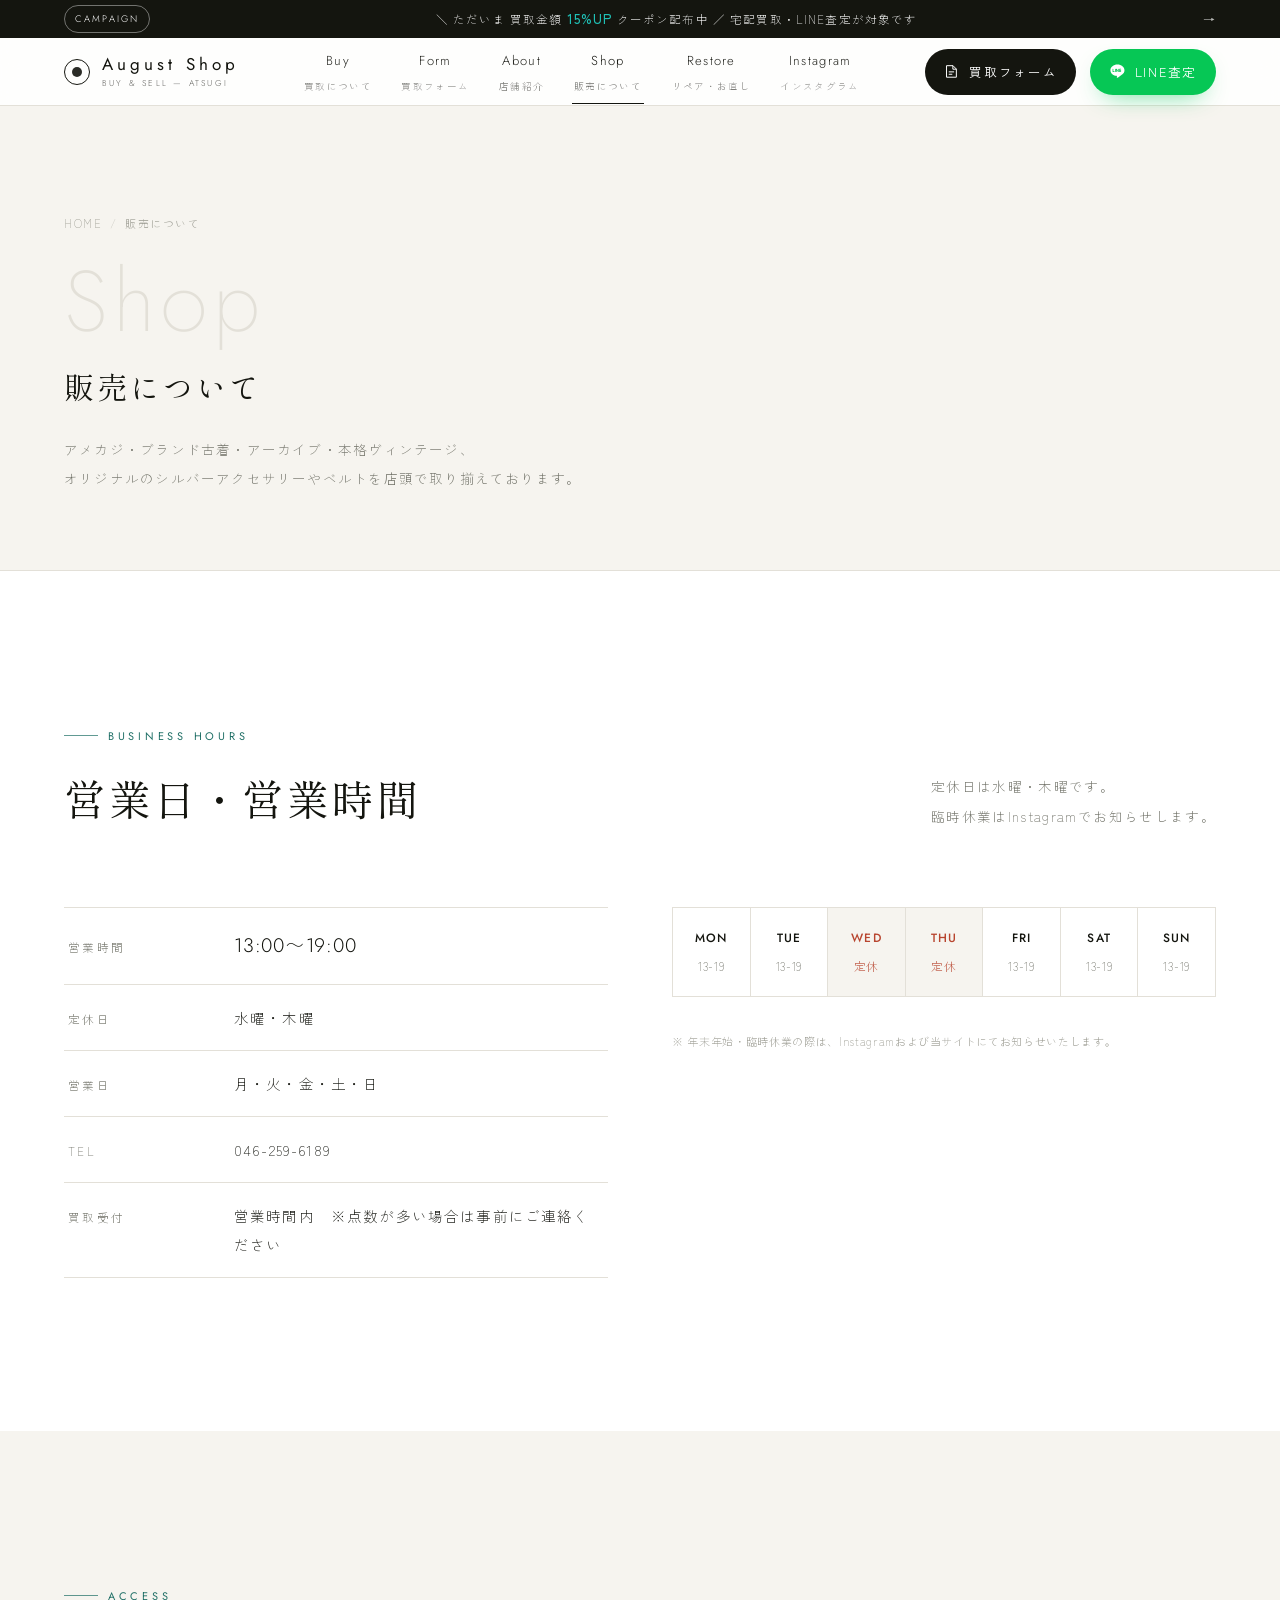
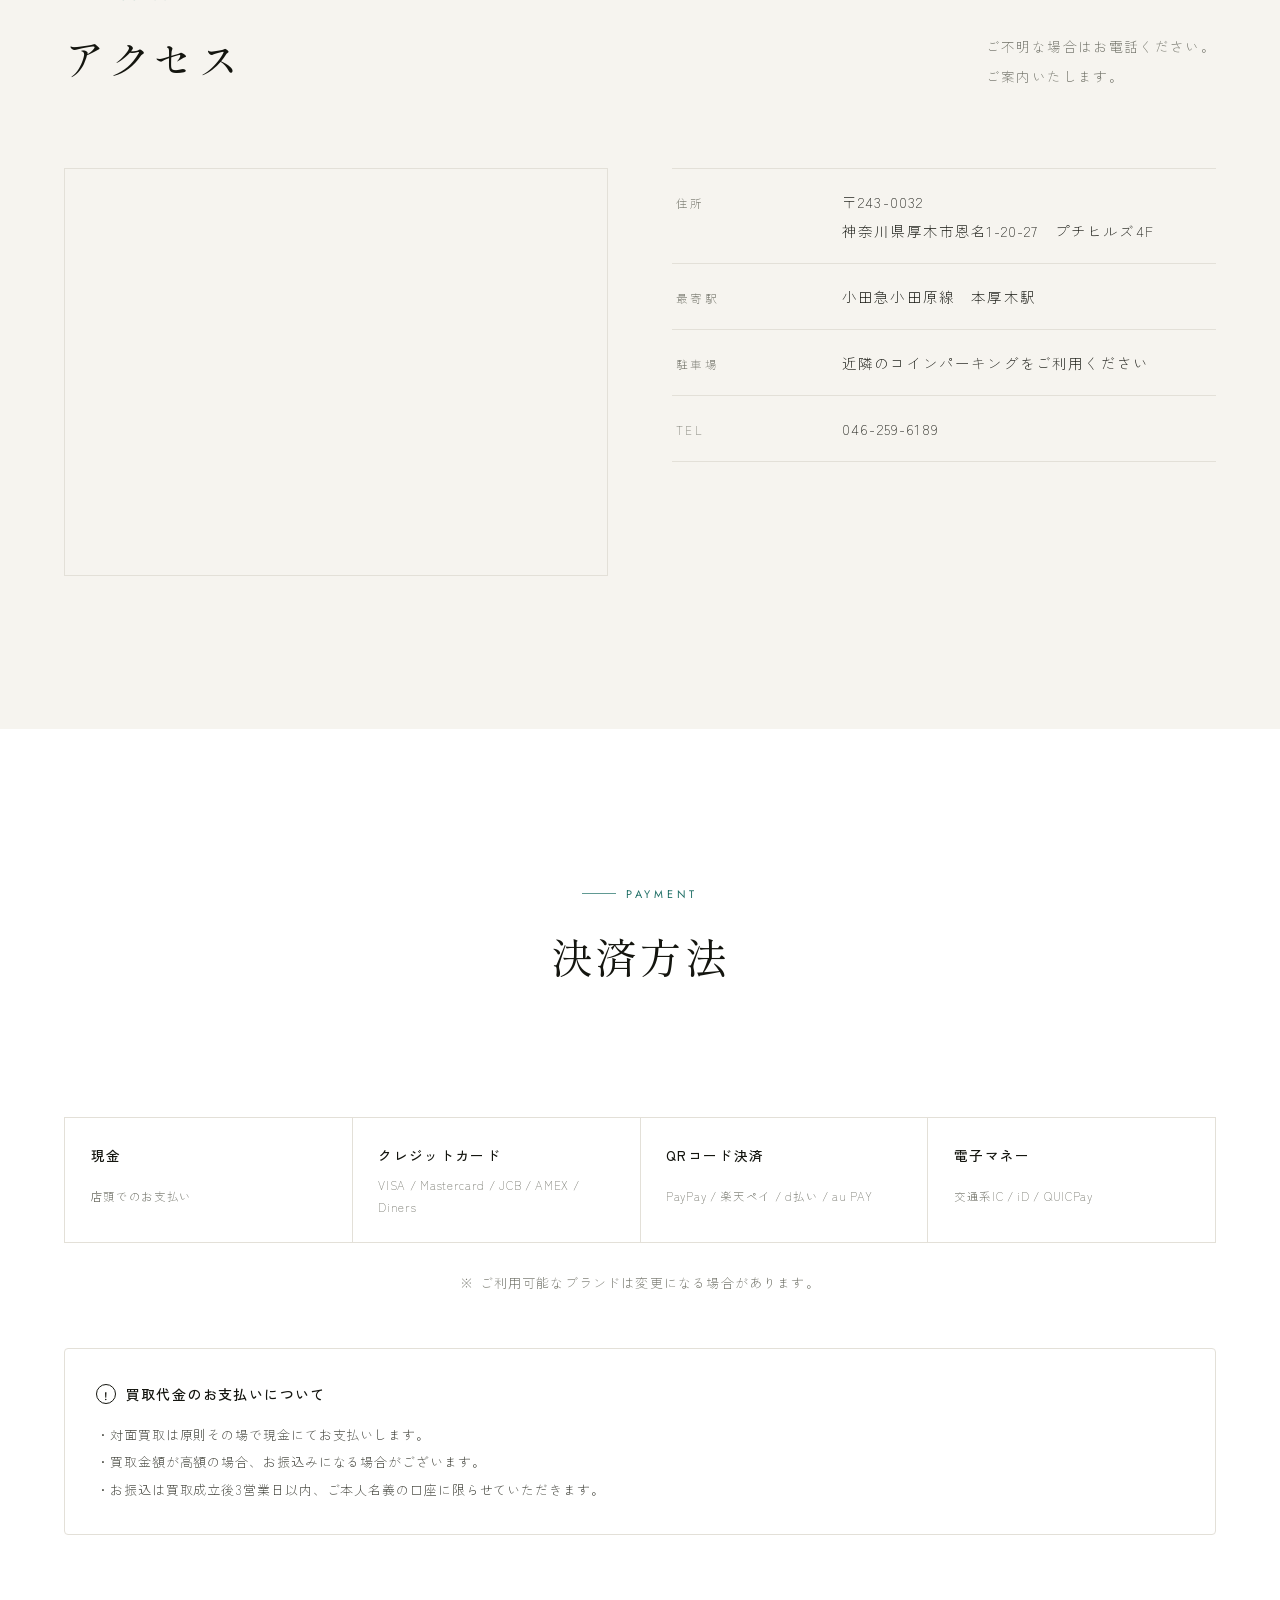
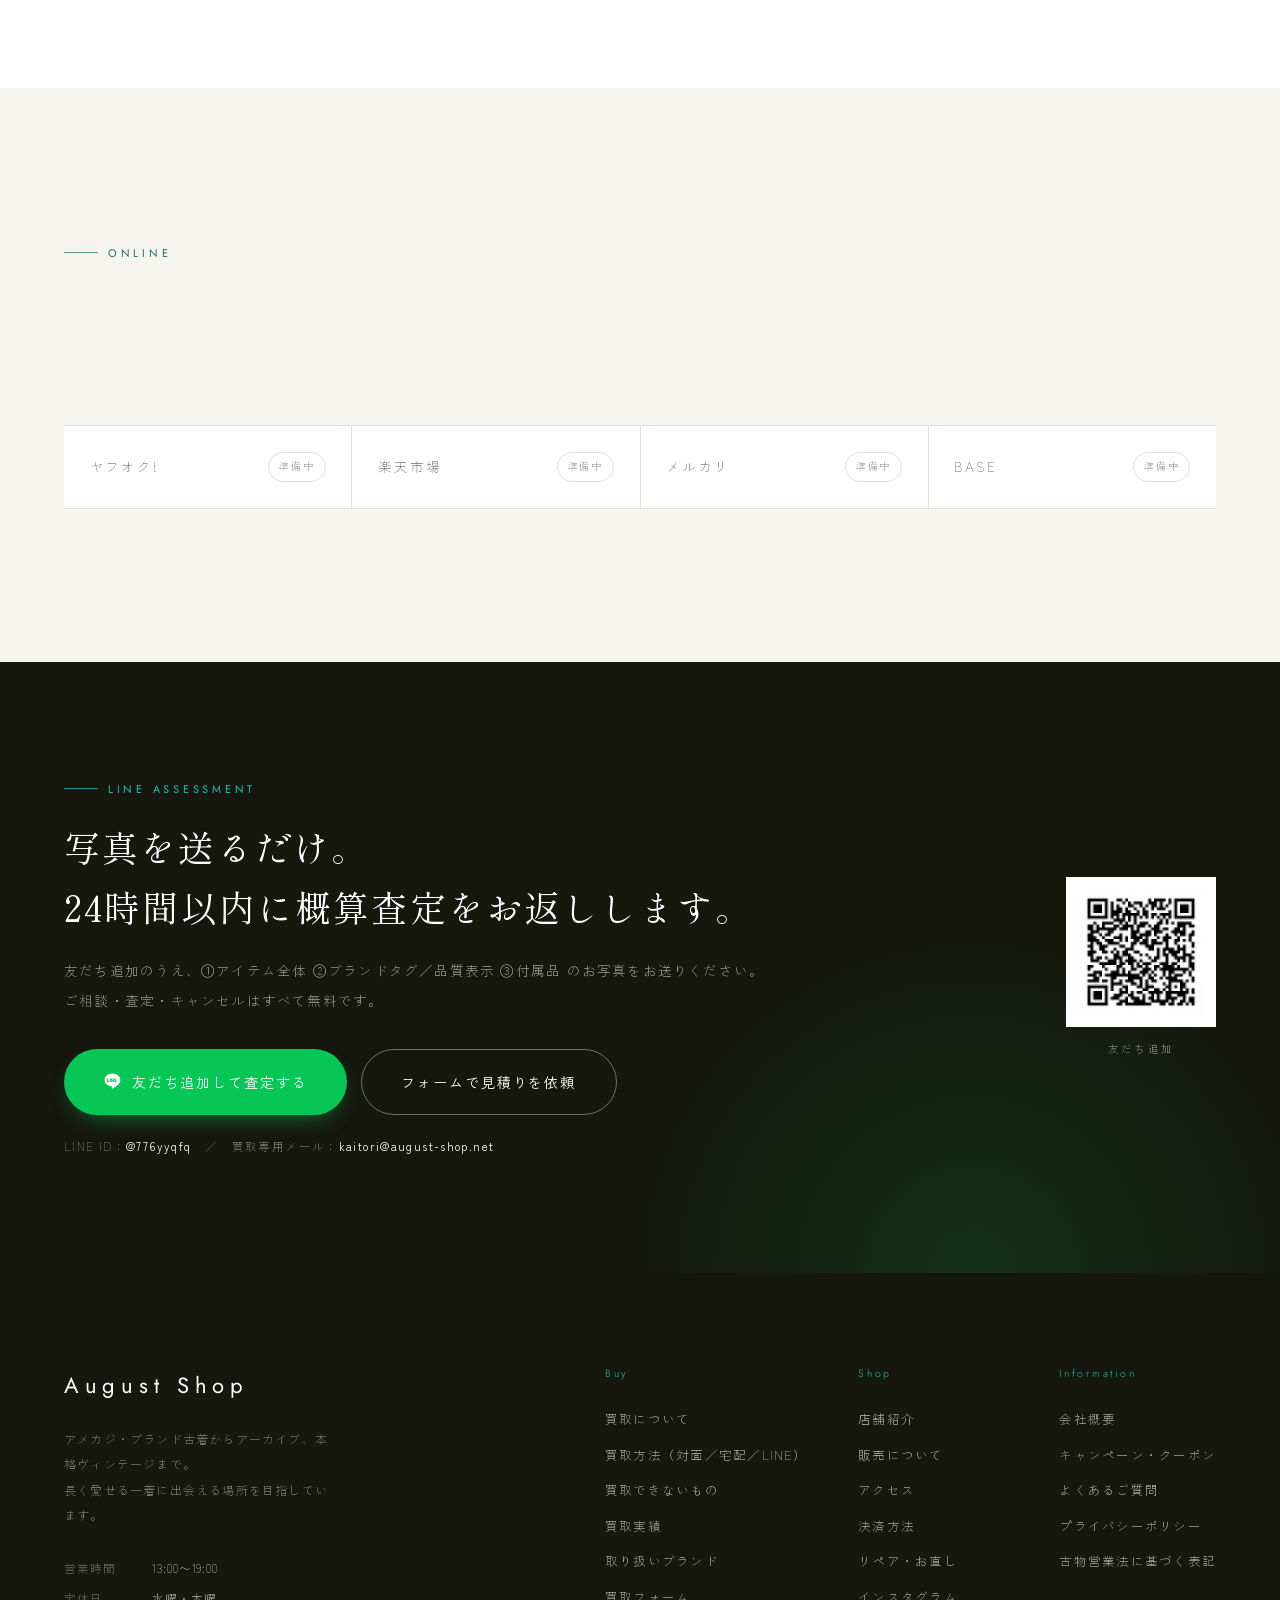
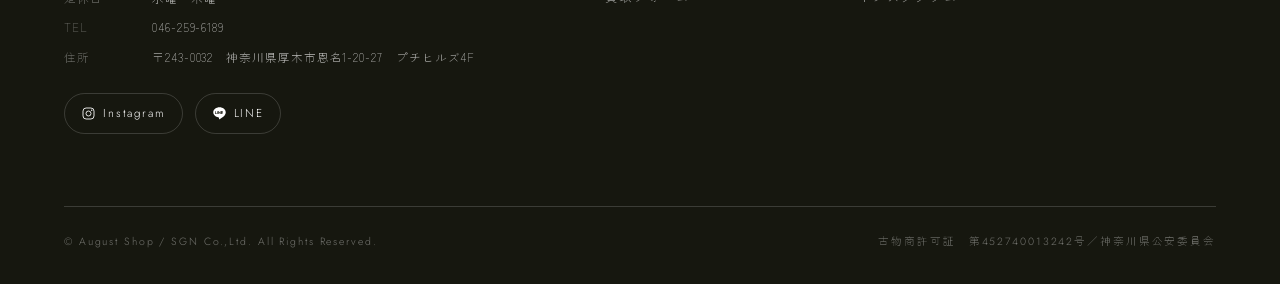
<file: shop.html>
<!DOCTYPE html>
<html lang="ja" class="no-js">
<!-- @common:head -->
<head>
<meta charset="utf-8">
<meta name="viewport" content="width=device-width, initial-scale=1">
<title>販売について（営業日・アクセス・決済方法）｜August Shop</title>
<meta name="description" content="August Shop の販売について。営業時間13:00〜19:00、定休日は水曜・木曜。アクセス、決済方法、オンラインでの販売チャネルをご案内します。">
<meta name="theme-color" content="#14150f">
<meta name="format-detection" content="telephone=no">
<!-- 確認用URLのため検索エンジンには登録させません（本番公開時は PREVIEW=False） -->
<meta name="robots" content="noindex, nofollow">

<!-- OGP / Twitter -->
<meta property="og:type" content="article">
<meta property="og:site_name" content="August Shop">
<meta property="og:locale" content="ja_JP">
<meta property="og:title" content="販売について（営業日・アクセス・決済方法）｜August Shop">
<meta property="og:description" content="August Shop の販売について。営業時間13:00〜19:00、定休日は水曜・木曜。アクセス、決済方法、オンラインでの販売チャネルをご案内します。">
<meta property="og:url" content="https://uitarosen.github.io/test-shop-ver2.0/shop.html">
<meta property="og:image" content="https://uitarosen.github.io/test-shop-ver2.0/assets/img/og.jpg">
<meta property="og:image:width" content="1200">
<meta property="og:image:height" content="630">
<meta name="twitter:card" content="summary_large_image">

<!-- Icons -->
<link rel="icon" href="assets/icon/favicon.svg" type="image/svg+xml">
<link rel="apple-touch-icon" href="assets/icon/apple-touch-icon.png">

<!-- Webフォントはローカル同梱（assets/fonts）。CDN配信に戻す方法は README.md を参照 -->
<link rel="stylesheet" href="assets/css/fonts.css">
<link rel="stylesheet" href="assets/css/style.css">

<!-- JS有効時のみのスタイル切り替え -->
<script>document.documentElement.classList.remove('no-js');</script>
<script type="application/ld+json">
{
  "@context": "https://schema.org",
  "@type": "BreadcrumbList",
  "itemListElement": [
    {
      "@type": "ListItem",
      "position": 1,
      "name": "ホーム",
      "item": "https://uitarosen.github.io/test-shop-ver2.0/"
    },
    {
      "@type": "ListItem",
      "position": 2,
      "name": "販売について",
      "item": "https://uitarosen.github.io/test-shop-ver2.0/shop.html"
    }
  ]
}
</script>
</head>
<!-- /@common:head -->
<body data-page="shop.html">

<!-- @common:chrome -->
<a href="#top" class="skiplink">本文へスキップ</a>

<div class="topbar">
  <a href="index.html#campaign" class="topbar__inner">
    <span class="topbar__tag">CAMPAIGN</span>
    <span class="topbar__text">＼ ただいま 買取金額 <b>15%UP</b> クーポン配布中 ／ 宅配買取・LINE査定が対象です</span>
    <span class="topbar__arrow" aria-hidden="true">→</span>
  </a>
</div>

<header class="header" id="header">
  <div class="header__inner">
    <a href="index.html" class="logo" aria-label="August Shop ホーム">
      <span class="logo__mark" aria-hidden="true"></span>
      <span class="logo__text">
        <span class="logo__name">August Shop</span>
        <span class="logo__sub">BUY &amp; SELL — ATSUGI</span>
      </span>
    </a>

    <nav class="gnav" aria-label="メインナビゲーション">
      <a href="buy.html"><span>Buy</span><em>買取について</em></a>
      <a href="form.html"><span>Form</span><em>買取フォーム</em></a>
      <a href="about.html"><span>About</span><em>店舗紹介</em></a>
      <a href="shop.html" class="is-current" aria-current="page"><span>Shop</span><em>販売について</em></a>
      <a href="restore.html"><span>Restore</span><em>リペア・お直し</em></a>
      <a href="instagram.html"><span>Instagram</span><em>インスタグラム</em></a>
    </nav>

    <div class="header__actions">
      <a href="form.html" class="btn btn--dark btn--sm"><span class="btn__icon"><svg viewBox="0 0 24 24" fill="none" stroke="currentColor" stroke-width="1.4" aria-hidden="true"><path d="M5 3.8h9.2L19 8.6V20.2H5z"/><path d="M14 3.8v5h5"/><path d="M8.2 12.6h7.6M8.2 16h5"/></svg></span>買取フォーム</a>
      <a href="#line" class="btn btn--line btn--sm"><span class="btn__icon"><svg viewBox="0 0 24 24" fill="currentColor" aria-hidden="true"><path d="M12 2C6.5 2 2 5.66 2 10.16c0 4.03 3.57 7.4 8.39 8.04.33.07.77.22.89.5.1.26.07.66.03.92l-.14.86c-.04.26-.2 1.02.89.56 1.1-.46 5.9-3.48 8.05-5.95C21.5 13.5 22 11.9 22 10.16 22 5.66 17.5 2 12 2ZM7.5 12.9H5.62a.5.5 0 0 1-.5-.5V8.6a.5.5 0 0 1 1 0v3.3H7.5a.5.5 0 0 1 0 1Zm2.05-.5a.5.5 0 0 1-1 0V8.6a.5.5 0 0 1 1 0v3.8Zm4.2 0a.5.5 0 0 1-.9.3l-1.93-2.62v2.32a.5.5 0 0 1-1 0V8.6a.5.5 0 0 1 .9-.3l1.93 2.63V8.6a.5.5 0 0 1 1 0v3.8Zm3.13-2.4a.5.5 0 0 1 0 1h-1.38v.9h1.38a.5.5 0 0 1 0 1h-1.88a.5.5 0 0 1-.5-.5V8.6a.5.5 0 0 1 .5-.5h1.88a.5.5 0 0 1 0 1h-1.38v.9h1.38Z"/></svg></span>LINE査定</a>
      <button class="burger" id="burger" type="button" aria-label="メニューを開く" aria-expanded="false" aria-controls="drawer">
        <span></span><span></span>
      </button>
    </div>
  </div>
</header>

<div class="drawer" id="drawer" aria-hidden="true">
  <nav class="drawer__nav" aria-label="メニュー">
      <a href="buy.html"><span class="en">Buy</span><span class="jp">買取について</span></a>
      <a href="form.html"><span class="en">Form</span><span class="jp">買取フォーム</span></a>
      <a href="about.html"><span class="en">About</span><span class="jp">店舗紹介</span></a>
      <a href="shop.html" aria-current="page"><span class="en">Shop</span><span class="jp">販売について</span></a>
      <a href="restore.html"><span class="en">Restore</span><span class="jp">リペア・お直し</span></a>
      <a href="instagram.html"><span class="en">Instagram</span><span class="jp">インスタグラム</span></a>
  </nav>
  <div class="drawer__foot">
    <div class="drawer__btns">
      <a href="#line" class="btn btn--line btn--block"><span class="btn__icon"><svg viewBox="0 0 24 24" fill="currentColor" aria-hidden="true"><path d="M12 2C6.5 2 2 5.66 2 10.16c0 4.03 3.57 7.4 8.39 8.04.33.07.77.22.89.5.1.26.07.66.03.92l-.14.86c-.04.26-.2 1.02.89.56 1.1-.46 5.9-3.48 8.05-5.95C21.5 13.5 22 11.9 22 10.16 22 5.66 17.5 2 12 2ZM7.5 12.9H5.62a.5.5 0 0 1-.5-.5V8.6a.5.5 0 0 1 1 0v3.3H7.5a.5.5 0 0 1 0 1Zm2.05-.5a.5.5 0 0 1-1 0V8.6a.5.5 0 0 1 1 0v3.8Zm4.2 0a.5.5 0 0 1-.9.3l-1.93-2.62v2.32a.5.5 0 0 1-1 0V8.6a.5.5 0 0 1 .9-.3l1.93 2.63V8.6a.5.5 0 0 1 1 0v3.8Zm3.13-2.4a.5.5 0 0 1 0 1h-1.38v.9h1.38a.5.5 0 0 1 0 1h-1.88a.5.5 0 0 1-.5-.5V8.6a.5.5 0 0 1 .5-.5h1.88a.5.5 0 0 1 0 1h-1.38v.9h1.38Z"/></svg></span>LINEで査定する</a>
      <a href="form.html" class="btn btn--outline btn--block"><span class="btn__icon"><svg viewBox="0 0 24 24" fill="none" stroke="currentColor" stroke-width="1.4" aria-hidden="true"><path d="M5 3.8h9.2L19 8.6V20.2H5z"/><path d="M14 3.8v5h5"/><path d="M8.2 12.6h7.6M8.2 16h5"/></svg></span>買取フォームで見積り</a>
    </div>
    <p class="drawer__note">
      TEL <a href="tel:046-259-6189">046-259-6189</a>／営業 13:00〜19:00（定休日：水曜・木曜）
    </p>
  </div>
</div>
<!-- /@common:chrome -->

<main id="top">


  <section class="page-hero">
    <div class="container">
      <nav class="crumb" aria-label="パンくずリスト"><a href="index.html">HOME</a><span>販売について</span></nav>
      <p class="page-hero__en">Shop</p>
      <h1 class="page-hero__jp">販売について</h1>
      <p class="page-hero__lead">
        アメカジ・ブランド古着・アーカイブ・本格ヴィンテージ、<br>
        オリジナルのシルバーアクセサリーやベルトを店頭で取り揃えております。
      </p>
    </div>
  </section>

  <!-- ============ 営業日・営業時間 ============ -->
  <section class="section" id="hours">
    <div class="container">
      <header class="section__head section__head--split">
        <div>
          <p class="eyebrow reveal">Business hours</p>
          <h2 class="h2 reveal">営業日・営業時間</h2>
        </div>
        <p class="section__desc reveal">定休日は水曜・木曜です。<br>臨時休業はInstagramでお知らせします。</p>
      </header>

      <div class="storegrid">
        <dl class="hours reveal">
          <div><dt>営業時間</dt><dd><b>13:00〜19:00</b></dd></div>
          <div><dt>定休日</dt><dd class="closed">水曜・木曜</dd></div>
          <div><dt>営業日</dt><dd>月・火・金・土・日</dd></div>
          <div><dt>TEL</dt><dd><a href="tel:046-259-6189">046-259-6189</a></dd></div>
          <div><dt>買取受付</dt><dd>営業時間内　※点数が多い場合は事前にご連絡ください</dd></div>
        </dl>

        <div class="reveal">
          <ul class="pay" style="grid-template-columns:repeat(7,1fr);border:1px solid var(--line)">
            <li style="padding:18px 8px;text-align:center"><b style="font-family:var(--font-en);font-size:12px">MON</b><small>13-19</small></li>
            <li style="padding:18px 8px;text-align:center"><b style="font-family:var(--font-en);font-size:12px">TUE</b><small>13-19</small></li>
            <li style="padding:18px 8px;text-align:center;background:var(--bg-alt)"><b style="font-family:var(--font-en);font-size:12px;color:var(--alert)">WED</b><small style="color:var(--alert)">定休</small></li>
            <li style="padding:18px 8px;text-align:center;background:var(--bg-alt)"><b style="font-family:var(--font-en);font-size:12px;color:var(--alert)">THU</b><small style="color:var(--alert)">定休</small></li>
            <li style="padding:18px 8px;text-align:center"><b style="font-family:var(--font-en);font-size:12px">FRI</b><small>13-19</small></li>
            <li style="padding:18px 8px;text-align:center"><b style="font-family:var(--font-en);font-size:12px">SAT</b><small>13-19</small></li>
            <li style="padding:18px 8px;text-align:center"><b style="font-family:var(--font-en);font-size:12px">SUN</b><small>13-19</small></li>
          </ul>
          <p class="field__note mt-m">※ 年末年始・臨時休業の際は、Instagramおよび当サイトにてお知らせいたします。</p>
        </div>
      </div>
    </div>
  </section>

  <!-- ============ アクセス ============ -->
  <section class="section section--alt" id="access">
    <div class="container">
      <header class="section__head section__head--split">
        <div>
          <p class="eyebrow reveal">Access</p>
          <h2 class="h2 reveal">アクセス</h2>
        </div>
        <p class="section__desc reveal">ご不明な場合はお電話ください。<br>ご案内いたします。</p>
      </header>

      <div class="storegrid">
        <div class="map map--embed reveal">
          <iframe src="https://www.google.com/maps?q=%E7%A5%9E%E5%A5%88%E5%B7%9D%E7%9C%8C%E5%8E%9A%E6%9C%A8%E5%B8%82%E6%81%A9%E5%90%8D1-20-27%20%E3%83%97%E3%83%81%E3%83%92%E3%83%AB%E3%82%BA&amp;output=embed&amp;hl=ja&amp;z=17"
            title="August Shop の地図" loading="lazy" referrerpolicy="no-referrer-when-downgrade"
            allowfullscreen></iframe>
        </div>
        <dl class="hours reveal">
          <div><dt>住所</dt><dd>〒243-0032<br>神奈川県厚木市恩名1-20-27　プチヒルズ4F</dd></div>
          <div><dt>最寄駅</dt><dd>小田急小田原線　本厚木駅<!-- TODO(公開前): 駅からの所要時間・バス経路を追記してください --></dd></div>
          <div><dt>駐車場</dt><dd>近隣のコインパーキングをご利用ください</dd></div>
          <div><dt>TEL</dt><dd><a href="tel:046-259-6189">046-259-6189</a></dd></div>
        </dl>
      </div>
    </div>
  </section>

  <!-- ============ 決済方法 ============ -->
  <section class="section" id="payment">
    <div class="container">
      <header class="section__head section__head--center">
        <p class="eyebrow reveal">Payment</p>
        <h2 class="h2 reveal">決済方法</h2>
        <p class="section__desc reveal">店頭では以下の決済方法をご利用いただけます。</p>
      </header>

      <ul class="pay reveal">
        <li><b>現金</b><small>店頭でのお支払い</small></li>
        <li><b>クレジットカード</b><small>VISA / Mastercard / JCB / AMEX / Diners</small></li>
        <li><b>QRコード決済</b><small>PayPay / 楽天ペイ / d払い / au PAY</small></li>
        <li><b>電子マネー</b><small>交通系IC / iD / QUICPay</small></li>
      </ul>
      <!-- TODO(公開前): 決済の対応ブランドを実際の契約内容に合わせて更新してください -->
      <p class="brandnote reveal">※ ご利用可能なブランドは変更になる場合があります。</p>

      <div class="notice mt-l reveal">
        <p class="notice__head" style="color:var(--ink)">買取代金のお支払いについて</p>
        <ul class="notice__body">
          <li>対面買取は原則その場で現金にてお支払いします。</li>
          <li>買取金額が高額の場合、お振込みになる場合がございます。</li>
          <li>お振込は買取成立後3営業日以内、ご本人名義の口座に限らせていただきます。</li>
        </ul>
      </div>
    </div>
  </section>

  <!-- ============ オンライン ============ -->
  <section class="section section--alt" id="online">
    <div class="container">
      <header class="section__head section__head--split">
        <div>
          <p class="eyebrow reveal">Online</p>
          <h2 class="h2 reveal">オンラインでの販売</h2>
        </div>
        <p class="section__desc reveal">店頭のほか、各モールでも出品しております。<!-- TODO(公開前): 各モールのURLが決まり次第 <a> に戻してください --></p>
      </header>

      <ul class="channels reveal">
        <li><span class="is-pending"><span class="channels__name">ヤフオク!</span><span class="channels__soon">準備中</span></span></li>
        <li><span class="is-pending"><span class="channels__name">楽天市場</span><span class="channels__soon">準備中</span></span></li>
        <li><span class="is-pending"><span class="channels__name">メルカリ</span><span class="channels__soon">準備中</span></span></li>
        <li><span class="is-pending"><span class="channels__name">BASE</span><span class="channels__soon">準備中</span></span></li>
      </ul>
    </div>
  </section>

</main>

<!-- @common:foot -->

<section class="linecta" id="line">
  <div class="container">
    <div class="linecta__inner">
      <div class="linecta__body">
        <p class="eyebrow eyebrow--light">LINE Assessment</p>
        <h2 class="linecta__title">写真を送るだけ。<br>24時間以内に概算査定をお返しします。</h2>
        <p class="linecta__text">
          友だち追加のうえ、①アイテム全体 ②ブランドタグ／品質表示 ③付属品 のお写真をお送りください。<br>
          ご相談・査定・キャンセルはすべて無料です。
        </p>
        <div class="linecta__actions">
          <a href="https://line.me/R/ti/p/%40776yyqfq" class="btn btn--line btn--lg" target="_blank" rel="noopener"><span class="btn__icon"><svg viewBox="0 0 24 24" fill="currentColor" aria-hidden="true"><path d="M12 2C6.5 2 2 5.66 2 10.16c0 4.03 3.57 7.4 8.39 8.04.33.07.77.22.89.5.1.26.07.66.03.92l-.14.86c-.04.26-.2 1.02.89.56 1.1-.46 5.9-3.48 8.05-5.95C21.5 13.5 22 11.9 22 10.16 22 5.66 17.5 2 12 2ZM7.5 12.9H5.62a.5.5 0 0 1-.5-.5V8.6a.5.5 0 0 1 1 0v3.3H7.5a.5.5 0 0 1 0 1Zm2.05-.5a.5.5 0 0 1-1 0V8.6a.5.5 0 0 1 1 0v3.8Zm4.2 0a.5.5 0 0 1-.9.3l-1.93-2.62v2.32a.5.5 0 0 1-1 0V8.6a.5.5 0 0 1 .9-.3l1.93 2.63V8.6a.5.5 0 0 1 1 0v3.8Zm3.13-2.4a.5.5 0 0 1 0 1h-1.38v.9h1.38a.5.5 0 0 1 0 1h-1.88a.5.5 0 0 1-.5-.5V8.6a.5.5 0 0 1 .5-.5h1.88a.5.5 0 0 1 0 1h-1.38v.9h1.38Z"/></svg></span>友だち追加して査定する</a>
          <a href="form.html" class="btn btn--outline btn--lg">フォームで見積りを依頼</a>
        </div>
        <p class="linecta__meta">LINE ID：<b>@776yyqfq</b>　／　買取専用メール：<b>kaitori@august-shop.net</b></p>
      </div>
      <div class="linecta__qr">
        <div class="qr">
          <div class="qr__frame">
            <img src="assets/icon/line-qr.png" alt="August Shop 公式LINEの友だち追加用QRコード" width="300" height="300" loading="lazy" decoding="async">
          </div>
          <p>友だち追加</p>
        </div>
      </div>
    </div>
  </div>
</section>

<footer class="footer">
  <div class="container">
    <div class="footer__top">
      <div class="footer__brand">
        <span class="logo__name logo__name--lg">August Shop</span>
        <p class="footer__tagline">
          アメカジ・ブランド古着からアーカイブ、本格ヴィンテージまで。<br>
          長く愛せる一着に出会える場所を目指しています。
        </p>
        <dl class="footer__info">
          <div><dt>営業時間</dt><dd>13:00〜19:00</dd></div>
          <div><dt>定休日</dt><dd>水曜・木曜</dd></div>
          <div><dt>TEL</dt><dd><a href="tel:046-259-6189">046-259-6189</a></dd></div>
          <div><dt>住所</dt><dd>〒243-0032　神奈川県厚木市恩名1-20-27　プチヒルズ4F</dd></div>
        </dl>
        <div class="footer__sns">
          <a href="https://www.instagram.com/august_shop/" target="_blank" rel="noopener"><svg viewBox="0 0 24 24" fill="none" stroke="currentColor" stroke-width="1.4" aria-hidden="true"><rect x="3.2" y="3.2" width="17.6" height="17.6" rx="5"/><circle cx="12" cy="12" r="4"/><circle cx="17.2" cy="6.8" r="1.1" fill="currentColor" stroke="none"/></svg>Instagram</a>
          <a href="https://line.me/R/ti/p/%40776yyqfq" target="_blank" rel="noopener"><svg viewBox="0 0 24 24" fill="currentColor" aria-hidden="true"><path d="M12 2C6.5 2 2 5.66 2 10.16c0 4.03 3.57 7.4 8.39 8.04.33.07.77.22.89.5.1.26.07.66.03.92l-.14.86c-.04.26-.2 1.02.89.56 1.1-.46 5.9-3.48 8.05-5.95C21.5 13.5 22 11.9 22 10.16 22 5.66 17.5 2 12 2ZM7.5 12.9H5.62a.5.5 0 0 1-.5-.5V8.6a.5.5 0 0 1 1 0v3.3H7.5a.5.5 0 0 1 0 1Zm2.05-.5a.5.5 0 0 1-1 0V8.6a.5.5 0 0 1 1 0v3.8Zm4.2 0a.5.5 0 0 1-.9.3l-1.93-2.62v2.32a.5.5 0 0 1-1 0V8.6a.5.5 0 0 1 .9-.3l1.93 2.63V8.6a.5.5 0 0 1 1 0v3.8Zm3.13-2.4a.5.5 0 0 1 0 1h-1.38v.9h1.38a.5.5 0 0 1 0 1h-1.88a.5.5 0 0 1-.5-.5V8.6a.5.5 0 0 1 .5-.5h1.88a.5.5 0 0 1 0 1h-1.38v.9h1.38Z"/></svg>LINE</a>
        </div>
      </div>
      <nav class="footer__nav" aria-label="フッターナビゲーション">
        <div>
          <p class="footer__navhead">Buy</p>
          <a href="buy.html">買取について</a>
          <a href="buy.html#methods">買取方法（対面／宅配／LINE）</a>
          <a href="buy.html#ng">買取できないもの</a>
          <a href="buy.html#results">買取実績</a>
          <a href="buy.html#brands">取り扱いブランド</a>
          <a href="form.html">買取フォーム</a>
        </div>
        <div>
          <p class="footer__navhead">Shop</p>
          <a href="about.html">店舗紹介</a>
          <a href="shop.html">販売について</a>
          <a href="shop.html#access">アクセス</a>
          <a href="shop.html#payment">決済方法</a>
          <a href="restore.html">リペア・お直し</a>
          <a href="instagram.html">インスタグラム</a>
        </div>
        <div>
          <p class="footer__navhead">Information</p>
          <a href="about.html#company">会社概要</a>
          <a href="index.html#campaign">キャンペーン・クーポン</a>
          <a href="buy.html#faq">よくあるご質問</a>
          <a href="privacy.html">プライバシーポリシー</a>
          <a href="about.html#company">古物営業法に基づく表記</a>
        </div>
      </nav>
    </div>
    <div class="footer__bottom">
      <p class="footer__copy">© August Shop / SGN Co.,Ltd. All Rights Reserved.</p>
      <p class="footer__mock">古物商許可証　第452740013242号／神奈川県公安委員会</p>
    </div>
  </div>
</footer>

<div class="actionbar">
  <a href="#line" class="actionbar__btn actionbar__btn--line">
    <span class="actionbar__icon"><svg viewBox="0 0 24 24" fill="currentColor" aria-hidden="true"><path d="M12 2C6.5 2 2 5.66 2 10.16c0 4.03 3.57 7.4 8.39 8.04.33.07.77.22.89.5.1.26.07.66.03.92l-.14.86c-.04.26-.2 1.02.89.56 1.1-.46 5.9-3.48 8.05-5.95C21.5 13.5 22 11.9 22 10.16 22 5.66 17.5 2 12 2ZM7.5 12.9H5.62a.5.5 0 0 1-.5-.5V8.6a.5.5 0 0 1 1 0v3.3H7.5a.5.5 0 0 1 0 1Zm2.05-.5a.5.5 0 0 1-1 0V8.6a.5.5 0 0 1 1 0v3.8Zm4.2 0a.5.5 0 0 1-.9.3l-1.93-2.62v2.32a.5.5 0 0 1-1 0V8.6a.5.5 0 0 1 .9-.3l1.93 2.63V8.6a.5.5 0 0 1 1 0v3.8Zm3.13-2.4a.5.5 0 0 1 0 1h-1.38v.9h1.38a.5.5 0 0 1 0 1h-1.88a.5.5 0 0 1-.5-.5V8.6a.5.5 0 0 1 .5-.5h1.88a.5.5 0 0 1 0 1h-1.38v.9h1.38Z"/></svg></span>
    <span class="actionbar__label"><b>LINE査定</b><small>写真を送るだけ</small></span>
  </a>
  <a href="form.html" class="actionbar__btn actionbar__btn--form">
    <span class="actionbar__icon"><svg viewBox="0 0 24 24" fill="none" stroke="currentColor" stroke-width="1.4" aria-hidden="true"><path d="M5 3.8h9.2L19 8.6V20.2H5z"/><path d="M14 3.8v5h5"/><path d="M8.2 12.6h7.6M8.2 16h5"/></svg></span>
    <span class="actionbar__label"><b>買取フォーム</b><small>HP内で完結</small></span>
  </a>
  <a href="tel:046-259-6189" class="actionbar__btn actionbar__btn--tel">
    <span class="actionbar__icon"><svg viewBox="0 0 24 24" fill="none" stroke="currentColor" stroke-width="1.4" aria-hidden="true"><path d="M6.4 3.8h3l1.5 3.7-2 1.4a12 12 0 0 0 5.2 5.2l1.4-2 3.7 1.5v3a1.6 1.6 0 0 1-1.8 1.6C10.9 17.5 6.5 13.1 4.8 5.6A1.6 1.6 0 0 1 6.4 3.8Z"/></svg></span>
    <span class="actionbar__label"><b>お電話</b><small>046-259-6189</small></span>
  </a>
</div>

<script src="assets/js/main.js" defer></script>
<!-- /@common:foot -->
</body>
</html>
</file>
